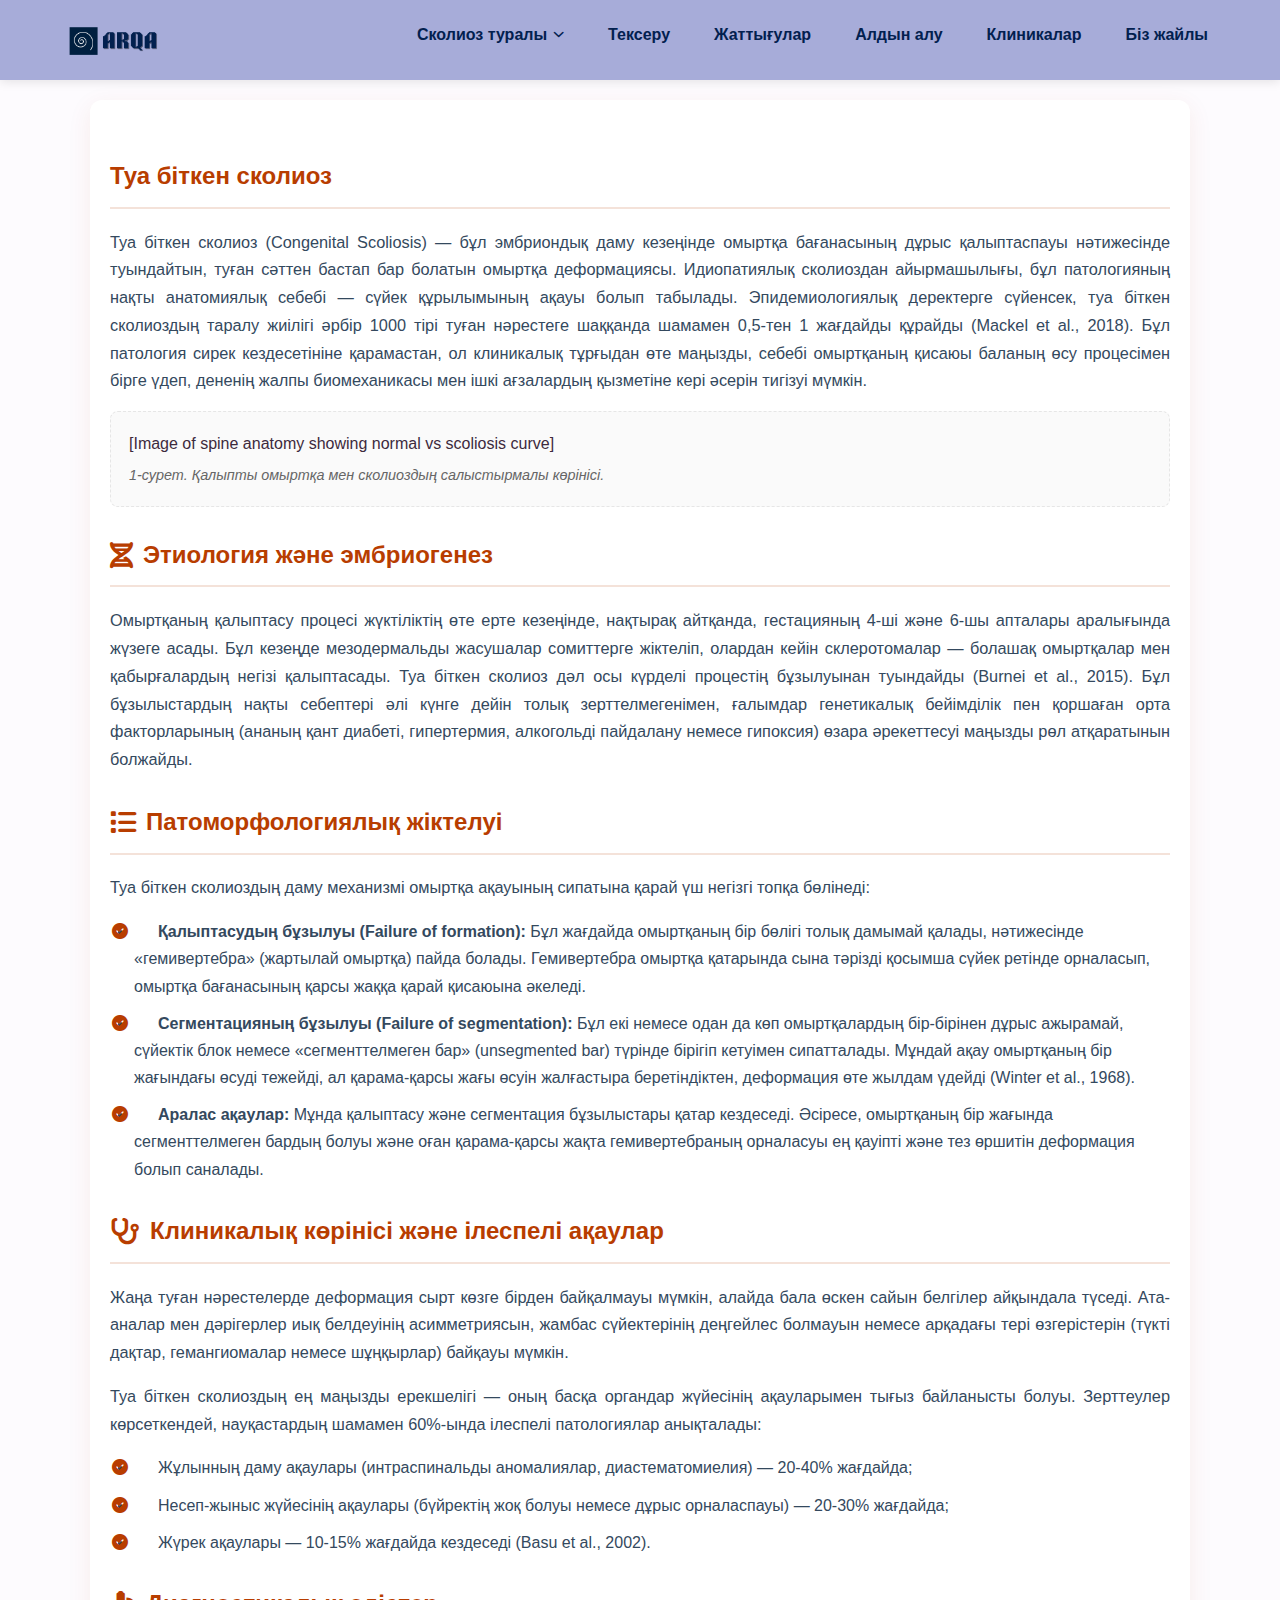
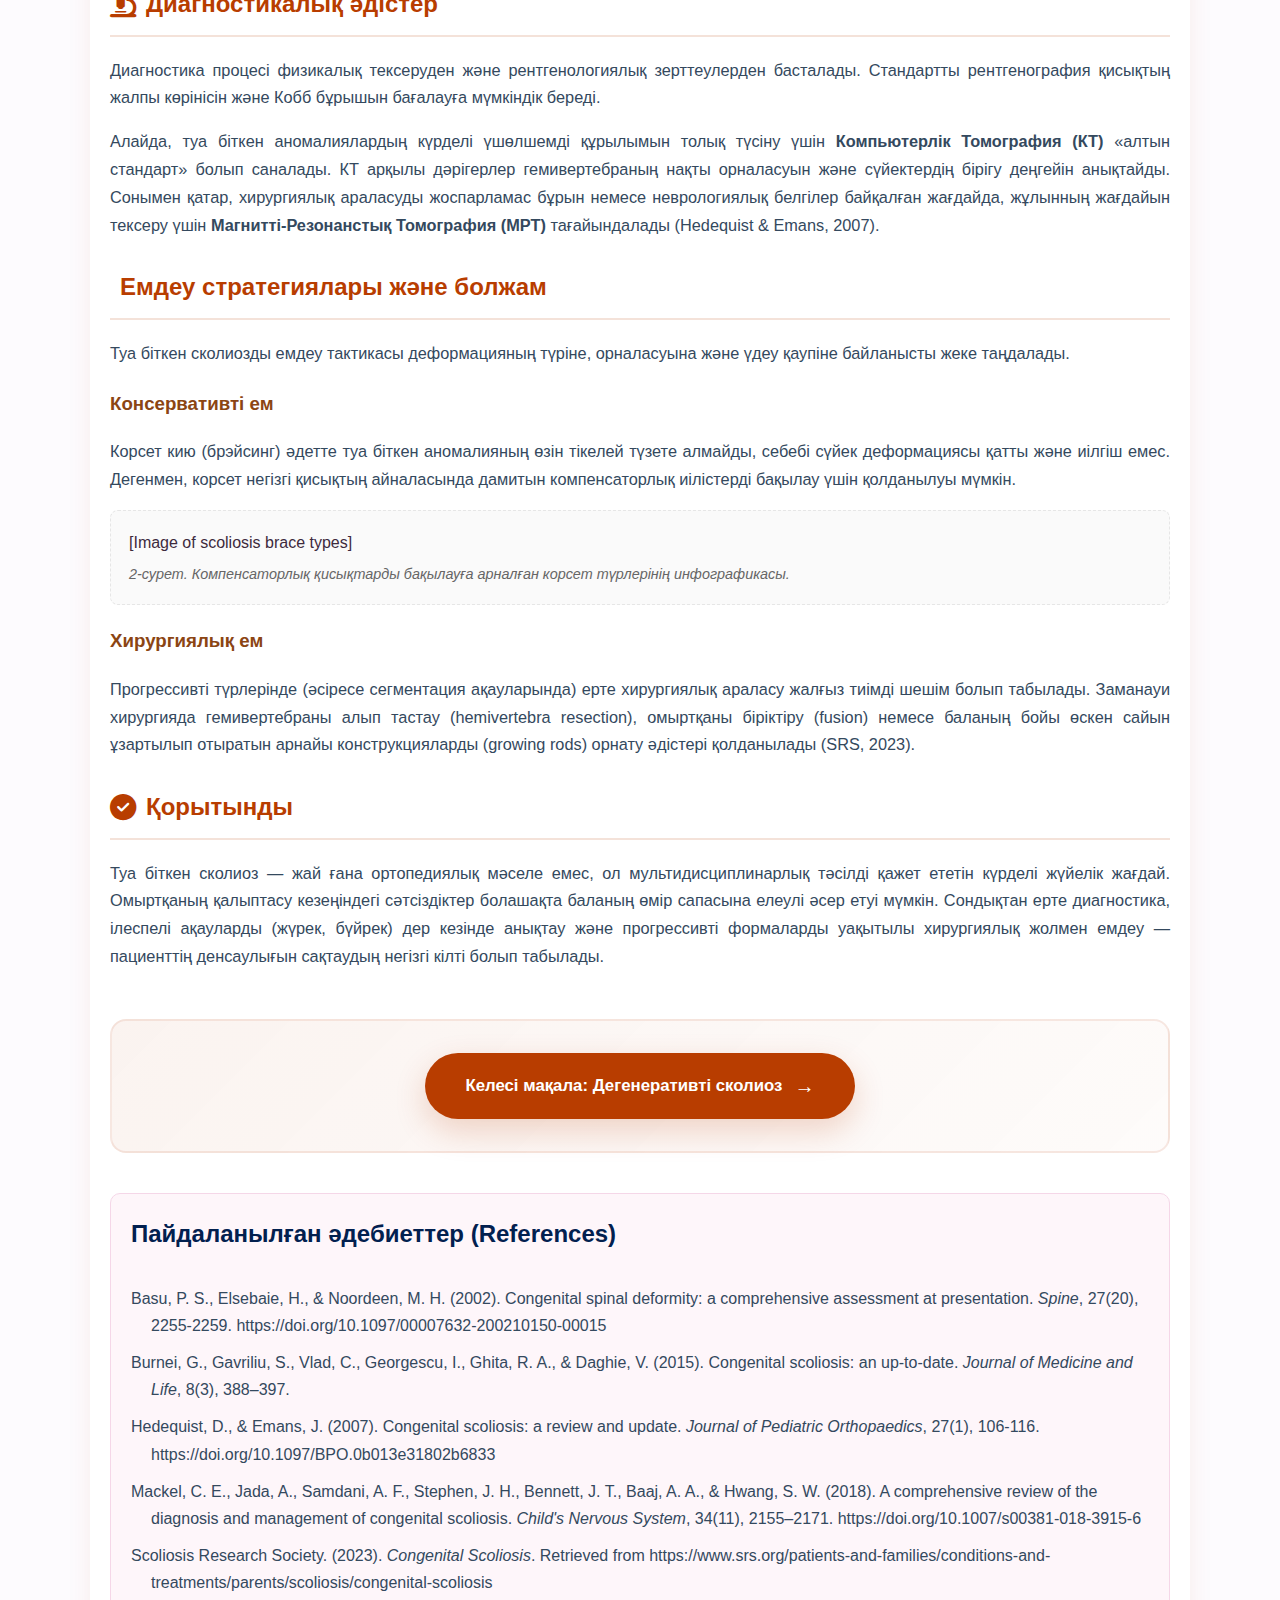
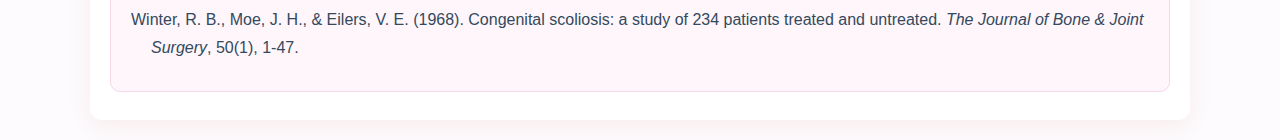
<file: congenital.html>
<!DOCTYPE html>
<html lang="kk">
<head>
    <meta charset="UTF-8">
    <meta name="viewport" content="width=device-width, initial-scale=1.0">
    <title>Туа біткен сколиоз: Ғылыми шолу</title>
    <link rel="stylesheet" href="https://cdnjs.cloudflare.com/ajax/libs/font-awesome/6.5.1/css/all.min.css"/>
    <style>
        :root{
            --brand:#02204f;
            --muted:#34495e;
            --accent:#B83D00;
            --soft:#fef6fa;
            --header-bg:#a7acd9;
            --card-bg:#ffffff;
            --radius:12px;
        }

        *{box-sizing:border-box}
        body{font-family: 'Segoe UI', Tahoma, Geneva, Verdana, sans-serif;margin:0;background:#fdfbfe;color:#3d2a3d;line-height:1.7}

        /* Navbar - match pp25 home exactly */
        header{background:var(--header-bg);box-shadow:0 2px 10px rgba(0,0,0,0.1);position:relative;z-index:1000}
        .site-nav{max-width:1200px;margin:0 auto;display:flex;align-items:center;justify-content:space-between;padding:10px 20px;height:80px}
        .brand{display:flex;align-items:center}
        .nav-logo-img{max-height:60px;width:auto;display:block}
        .nav-panel{display:flex;gap:20px;align-items:center;margin:0;padding:0;list-style:none}
        .nav-panel > li > a{display:flex;align-items:center;gap:6px;padding:8px 12px;color:var(--brand);font-weight:700;transition:color 0.3s;text-decoration:none}
        .nav-panel > li > a:hover{color:#ffffff}

        /* Dropdowns */
        .has-sub{position:relative}
        .submenu{position:absolute;left:0;top:100%;width:240px;background:#ffffff;border-radius:8px;padding:10px 0;box-shadow:0 10px 30px rgba(0,0,0,0.15);opacity:0;visibility:hidden;transform:translateY(10px);transition:all 0.3s ease;z-index:120}
        .has-sub:hover .submenu,.has-sub:focus-within .submenu{opacity:1;visibility:visible;transform:translateY(0)}
        .submenu li{list-style:none}
        .submenu a{display:block;padding:10px 20px;color:var(--brand);font-weight:500;font-size:0.95rem;text-decoration:none}
        .submenu a:hover{background-color:#f0f4f8;color:#B83D00}
        .has-sub-right{position:relative}
        .submenu-right{position:absolute;left:100%;top:0;width:200px;background:#ffffff;border-radius:8px;padding:10px 0;box-shadow:0 10px 30px rgba(0,0,0,0.15);opacity:0;visibility:hidden;transition:all 0.3s ease;z-index:120}
        .has-sub-right:hover .submenu-right,.has-sub-right:focus-within .submenu-right{opacity:1;visibility:visible}

        /* Page content - warm orange/brown theme */
        .container{max-width:1100px;margin:20px auto;padding:28px 20px;background:var(--card-bg);box-shadow:0 6px 24px rgba(184,61,0,0.08);border-radius:12px}
        h1{color:var(--brand);font-size:2.2rem;margin:6px 0 14px}
        h2{color:var(--accent);border-bottom:2px solid rgba(184,61,0,0.15);padding-bottom:10px;margin-top:28px;display:flex;align-items:center;gap:10px}
        h2 i{color:var(--accent);font-size:1.1em}
        h3{color:#8B4513;margin-top:20px;font-weight:600}
        p{margin-bottom:16px;color:var(--muted);text-align:justify;font-size:1.02em}

        ul{margin-bottom:18px;padding-left:24px}
        ul li{margin-bottom:10px;color:var(--muted)}
        ul li::before{content:"\f058";font-family:"Font Awesome 6 Free";font-weight:900;margin-right:8px;color:var(--accent);position:relative;left:-22px}
        .nav-panel li::before{content:none}

        .highlight-box{background:var(--soft);border-left:5px solid var(--accent);padding:16px;margin:20px 0;border-radius:8px;color:var(--muted)}

        .references{background:#FEF6FA;border:1px solid #f5d7e8;padding:20px;border-radius:10px;margin-top:32px}
        .references h2{margin-top:0;border-bottom:none;color:var(--brand)}
        .ref-item{margin-bottom:10px;padding-left:20px;text-indent:-20px;color:var(--muted)}

        .image-placeholder{background:#fafafa;border:1px dashed #e6e6e6;padding:18px;border-radius:8px}
        .image-caption{font-size:0.9em;color:#666;margin-top:6px;font-style:italic}

        .nav-container{text-align:center;margin-top:34px}
        .btn{display:inline-block;background:var(--accent);color:#fff;padding:12px 30px;border-radius:25px;text-decoration:none;font-weight:700;transition:all 0.25s}
        .btn:hover{transform:translateY(-3px);box-shadow:0 8px 22px rgba(184,61,0,0.15)}

        .next-article-container{text-align:center;margin-top:48px;margin-bottom:40px;padding:32px 20px;background:linear-gradient(135deg, rgba(184,61,0,0.06) 0%, rgba(184,61,0,0.02) 100%);border-radius:16px;border:2px solid rgba(184,61,0,0.1)}
        .next-button{display:inline-flex;align-items:center;gap:12px;background:var(--accent);color:#fff;padding:16px 40px;border-radius:50px;text-decoration:none;font-weight:700;font-size:1.05em;box-shadow:0 12px 32px rgba(184,61,0,0.2);transition:all 0.3s cubic-bezier(0.34, 1.56, 0.64, 1)}
        .next-button:hover{transform:translateY(-6px);box-shadow:0 20px 50px rgba(184,61,0,0.3);background:#8B2E00}
        .next-button span{font-size:1.2em;transition:transform 0.3s}
        .next-button:hover span{transform:translateX(4px)}

        /* Responsive tweaks */
        @media (max-width:900px){.site-nav{padding:10px}.nav-panel{gap:8px}}
        @media (max-width:640px){.container{padding:16px}.nav-panel{overflow-x:auto}h1{font-size:1.6em}}
    </style>
</head>
<body>

     <header>
    <nav class="site-nav" role="navigation" aria-label="Басты навигация">
        <div class="brand">
          <a href="index.html" class="logo-link">
                <img src="arqa.png" alt="ARQA Logo" class="nav-logo-img" />
            </a>
        </div>

        <ul class="nav-panel">
            <li class="has-sub">
                <a href="info.html">Сколиоз туралы <i class="fa-solid fa-chevron-down" style="font-size: 0.7em;"></i></a>
                <ul class="submenu">
                    <li><a href="info.html">Сколиоз дегеніміз не?</a></li>
                  <li class="has-sub-right">
                        <a href="idiopathic.html" style="display:flex; justify-content:space-between;">
                            Сколиоз түрлері <i class="fa-solid fa-chevron-right" style="font-size: 0.7em;"></i>
                        </a>
                      <ul class="submenu-right">
                            <li><a href="idiopathic.html">Идиопатиялық</a></li>
                            <li><a href="congenital.html">Туа бітім</a></li>
                            <li><a href="degenerative.html">Дегенеративті</a></li>
                            <li><a href="lumbar.html">Бел омыртқалы</a></li>
                            <li><a href="neuromuscular.html">Нейробұлшықет</a></li>
                            <li><a href="syndromic.html">Синдромдық</a></li>
                        </ul>
                    </li>
                    
                    <li><a href="consequences.html">Салдары</a></li>
                    <li><a href="treatment.html">Емдеу жолдары</a></li>
                </ul>
            </li>

            <li><a href="test.html">Тексеру</a></li>
            <li><a href="exercises.html">Жаттығулар</a></li>
            <li><a href="prevention.html">Алдын алу</a></li>
            <li><a href="Helplines.html">Клиникалар</a></li>
            <li><a href="About.html">Біз жайлы</a></li>
        </ul>
    </nav>
</header>

    <div class="container">
<h2>Туа біткен сколиоз</h2>
        <p>Туа біткен сколиоз (Congenital Scoliosis) — бұл эмбриондық даму кезеңінде омыртқа бағанасының дұрыс қалыптаспауы нәтижесінде туындайтын, туған сәттен бастап бар болатын омыртқа деформациясы. Идиопатиялық сколиоздан айырмашылығы, бұл патологияның нақты анатомиялық себебі — сүйек құрылымының ақауы болып табылады. Эпидемиологиялық деректерге сүйенсек, туа біткен сколиоздың таралу жиілігі әрбір 1000 тірі туған нәрестеге шаққанда шамамен 0,5-тен 1 жағдайды құрайды (Mackel et al., 2018). Бұл патология сирек кездесетініне қарамастан, ол клиникалық тұрғыдан өте маңызды, себебі омыртқаның қисаюы баланың өсу процесімен бірге үдеп, дененің жалпы биомеханикасы мен ішкі ағзалардың қызметіне кері әсерін тигізуі мүмкін.</p>

        <div class="image-placeholder">
            

[Image of spine anatomy showing normal vs scoliosis curve]

            <div class="image-caption">1-сурет. Қалыпты омыртқа мен сколиоздың салыстырмалы көрінісі.</div>
        </div>

        <h2><i class="fas fa-dna"></i>Этиология және эмбриогенез</h2>
        <p>Омыртқаның қалыптасу процесі жүктіліктің өте ерте кезеңінде, нақтырақ айтқанда, гестацияның 4-ші және 6-шы апталары аралығында жүзеге асады. Бұл кезеңде мезодермальды жасушалар сомиттерге жіктеліп, олардан кейін склеротомалар — болашақ омыртқалар мен қабырғалардың негізі қалыптасады. Туа біткен сколиоз дәл осы күрделі процестің бұзылуынан туындайды (Burnei et al., 2015). Бұл бұзылыстардың нақты себептері әлі күнге дейін толық зерттелмегенімен, ғалымдар генетикалық бейімділік пен қоршаған орта факторларының (ананың қант диабеті, гипертермия, алкогольді пайдалану немесе гипоксия) өзара әрекеттесуі маңызды рөл атқаратынын болжайды.</p>

        <h2><i class="fas fa-list"></i>Патоморфологиялық жіктелуі</h2>
        <p>Туа біткен сколиоздың даму механизмі омыртқа ақауының сипатына қарай үш негізгі топқа бөлінеді:</p>
        <ul>
            <li><strong>Қалыптасудың бұзылуы (Failure of formation):</strong> Бұл жағдайда омыртқаның бір бөлігі толық дамымай қалады, нәтижесінде «гемивертебра» (жартылай омыртқа) пайда болады. Гемивертебра омыртқа қатарында сына тәрізді қосымша сүйек ретінде орналасып, омыртқа бағанасының қарсы жаққа қарай қисаюына әкеледі.</li>
            <li><strong>Сегментацияның бұзылуы (Failure of segmentation):</strong> Бұл екі немесе одан да көп омыртқалардың бір-бірінен дұрыс ажырамай, сүйектік блок немесе «сегменттелмеген бар» (unsegmented bar) түрінде бірігіп кетуімен сипатталады. Мұндай ақау омыртқаның бір жағындағы өсуді тежейді, ал қарама-қарсы жағы өсуін жалғастыра беретіндіктен, деформация өте жылдам үдейді (Winter et al., 1968).</li>
            <li><strong>Аралас ақаулар:</strong> Мұнда қалыптасу және сегментация бұзылыстары қатар кездеседі. Әсіресе, омыртқаның бір жағында сегменттелмеген бардың болуы және оған қарама-қарсы жақта гемивертебраның орналасуы ең қауіпті және тез өршитін деформация болып саналады.</li>
        </ul>

        <h2><i class="fas fa-stethoscope"></i>Клиникалық көрінісі және ілеспелі ақаулар</h2>
        <p>Жаңа туған нәрестелерде деформация сырт көзге бірден байқалмауы мүмкін, алайда бала өскен сайын белгілер айқындала түседі. Ата-аналар мен дәрігерлер иық белдеуінің асимметриясын, жамбас сүйектерінің деңгейлес болмауын немесе арқадағы тері өзгерістерін (түкті дақтар, гемангиомалар немесе шұңқырлар) байқауы мүмкін.</p>
        <p>Туа біткен сколиоздың ең маңызды ерекшелігі — оның басқа органдар жүйесінің ақауларымен тығыз байланысты болуы. Зерттеулер көрсеткендей, науқастардың шамамен 60%-ында ілеспелі патологиялар анықталады:</p>
        <ul>
            <li>Жұлынның даму ақаулары (интраспинальды аномалиялар, диастематомиелия) — 20-40% жағдайда;</li>
            <li>Несеп-жыныс жүйесінің ақаулары (бүйректің жоқ болуы немесе дұрыс орналаспауы) — 20-30% жағдайда;</li>
            <li>Жүрек ақаулары — 10-15% жағдайда кездеседі (Basu et al., 2002).</li>
        </ul>

        <h2><i class="fas fa-microscope"></i>Диагностикалық әдістер</h2>
        <p>Диагностика процесі физикалық тексеруден және рентгенологиялық зерттеулерден басталады. Стандартты рентгенография қисықтың жалпы көрінісін және Кобб бұрышын бағалауға мүмкіндік береді.</p>
        <p>Алайда, туа біткен аномалиялардың күрделі үшөлшемді құрылымын толық түсіну үшін <strong>Компьютерлік Томография (КТ)</strong> «алтын стандарт» болып саналады. КТ арқылы дәрігерлер гемивертебраның нақты орналасуын және сүйектердің бірігу деңгейін анықтайды. Сонымен қатар, хирургиялық араласуды жоспарламас бұрын немесе неврологиялық белгілер байқалған жағдайда, жұлынның жағдайын тексеру үшін <strong>Магнитті-Резонанстық Томография (МРТ)</strong> тағайындалады (Hedequist & Emans, 2007).</p>

        <h2><i class="fas fa-prescribe"></i>Емдеу стратегиялары және болжам</h2>
        <p>Туа біткен сколиозды емдеу тактикасы деформацияның түріне, орналасуына және үдеу қаупіне байланысты жеке таңдалады.</p>
        
        <h3>Консервативті ем</h3>
        <p>Корсет кию (брэйсинг) әдетте туа біткен аномалияның өзін тікелей түзете алмайды, себебі сүйек деформациясы қатты және иілгіш емес. Дегенмен, корсет негізгі қисықтың айналасында дамитын компенсаторлық иілістерді бақылау үшін қолданылуы мүмкін.</p>
        
        <div class="image-placeholder">
            

[Image of scoliosis brace types]

            <div class="image-caption">2-сурет. Компенсаторлық қисықтарды бақылауға арналған корсет түрлерінің инфографикасы.</div>
        </div>

        <h3>Хирургиялық ем</h3>
        <p>Прогрессивті түрлерінде (әсіресе сегментация ақауларында) ерте хирургиялық араласу жалғыз тиімді шешім болып табылады. Заманауи хирургияда гемивертебраны алып тастау (hemivertebra resection), омыртқаны біріктіру (fusion) немесе баланың бойы өскен сайын ұзартылып отыратын арнайы конструкцияларды (growing rods) орнату әдістері қолданылады (SRS, 2023).</p>

        <h2><i class="fas fa-check-circle"></i>Қорытынды</h2>
        <p>Туа біткен сколиоз — жай ғана ортопедиялық мәселе емес, ол мультидисциплинарлық тәсілді қажет ететін күрделі жүйелік жағдай. Омыртқаның қалыптасу кезеңіндегі сәтсіздіктер болашақта баланың өмір сапасына елеулі әсер етуі мүмкін. Сондықтан ерте диагностика, ілеспелі ақауларды (жүрек, бүйрек) дер кезінде анықтау және прогрессивті формаларды уақытылы хирургиялық жолмен емдеу — пациенттің денсаулығын сақтаудың негізгі кілті болып табылады.</p>

<div class="next-article-container">
            <a href="degenerative.html" class="next-button">
                Келесі мақала: Дегенеративті сколиоз <span>&#8594;</span>
            </a>
        </div>

        <div class="references">
            <h2>Пайдаланылған әдебиеттер (References)</h2>
            <div class="ref-item">Basu, P. S., Elsebaie, H., & Noordeen, M. H. (2002). Congenital spinal deformity: a comprehensive assessment at presentation. <i>Spine</i>, 27(20), 2255-2259. https://doi.org/10.1097/00007632-200210150-00015</div>
            <div class="ref-item">Burnei, G., Gavriliu, S., Vlad, C., Georgescu, I., Ghita, R. A., & Daghie, V. (2015). Congenital scoliosis: an up-to-date. <i>Journal of Medicine and Life</i>, 8(3), 388–397.</div>
            <div class="ref-item">Hedequist, D., & Emans, J. (2007). Congenital scoliosis: a review and update. <i>Journal of Pediatric Orthopaedics</i>, 27(1), 106-116. https://doi.org/10.1097/BPO.0b013e31802b6833</div>
            <div class="ref-item">Mackel, C. E., Jada, A., Samdani, A. F., Stephen, J. H., Bennett, J. T., Baaj, A. A., & Hwang, S. W. (2018). A comprehensive review of the diagnosis and management of congenital scoliosis. <i>Child's Nervous System</i>, 34(11), 2155–2171. https://doi.org/10.1007/s00381-018-3915-6</div>
            <div class="ref-item">Scoliosis Research Society. (2023). <i>Congenital Scoliosis</i>. Retrieved from https://www.srs.org/patients-and-families/conditions-and-treatments/parents/scoliosis/congenital-scoliosis</div>
            <div class="ref-item">Winter, R. B., Moe, J. H., & Eilers, V. E. (1968). Congenital scoliosis: a study of 234 patients treated and untreated. <i>The Journal of Bone & Joint Surgery</i>, 50(1), 1-47.</div>
        </div>

        

    </div>

</body>
</html>
</file>
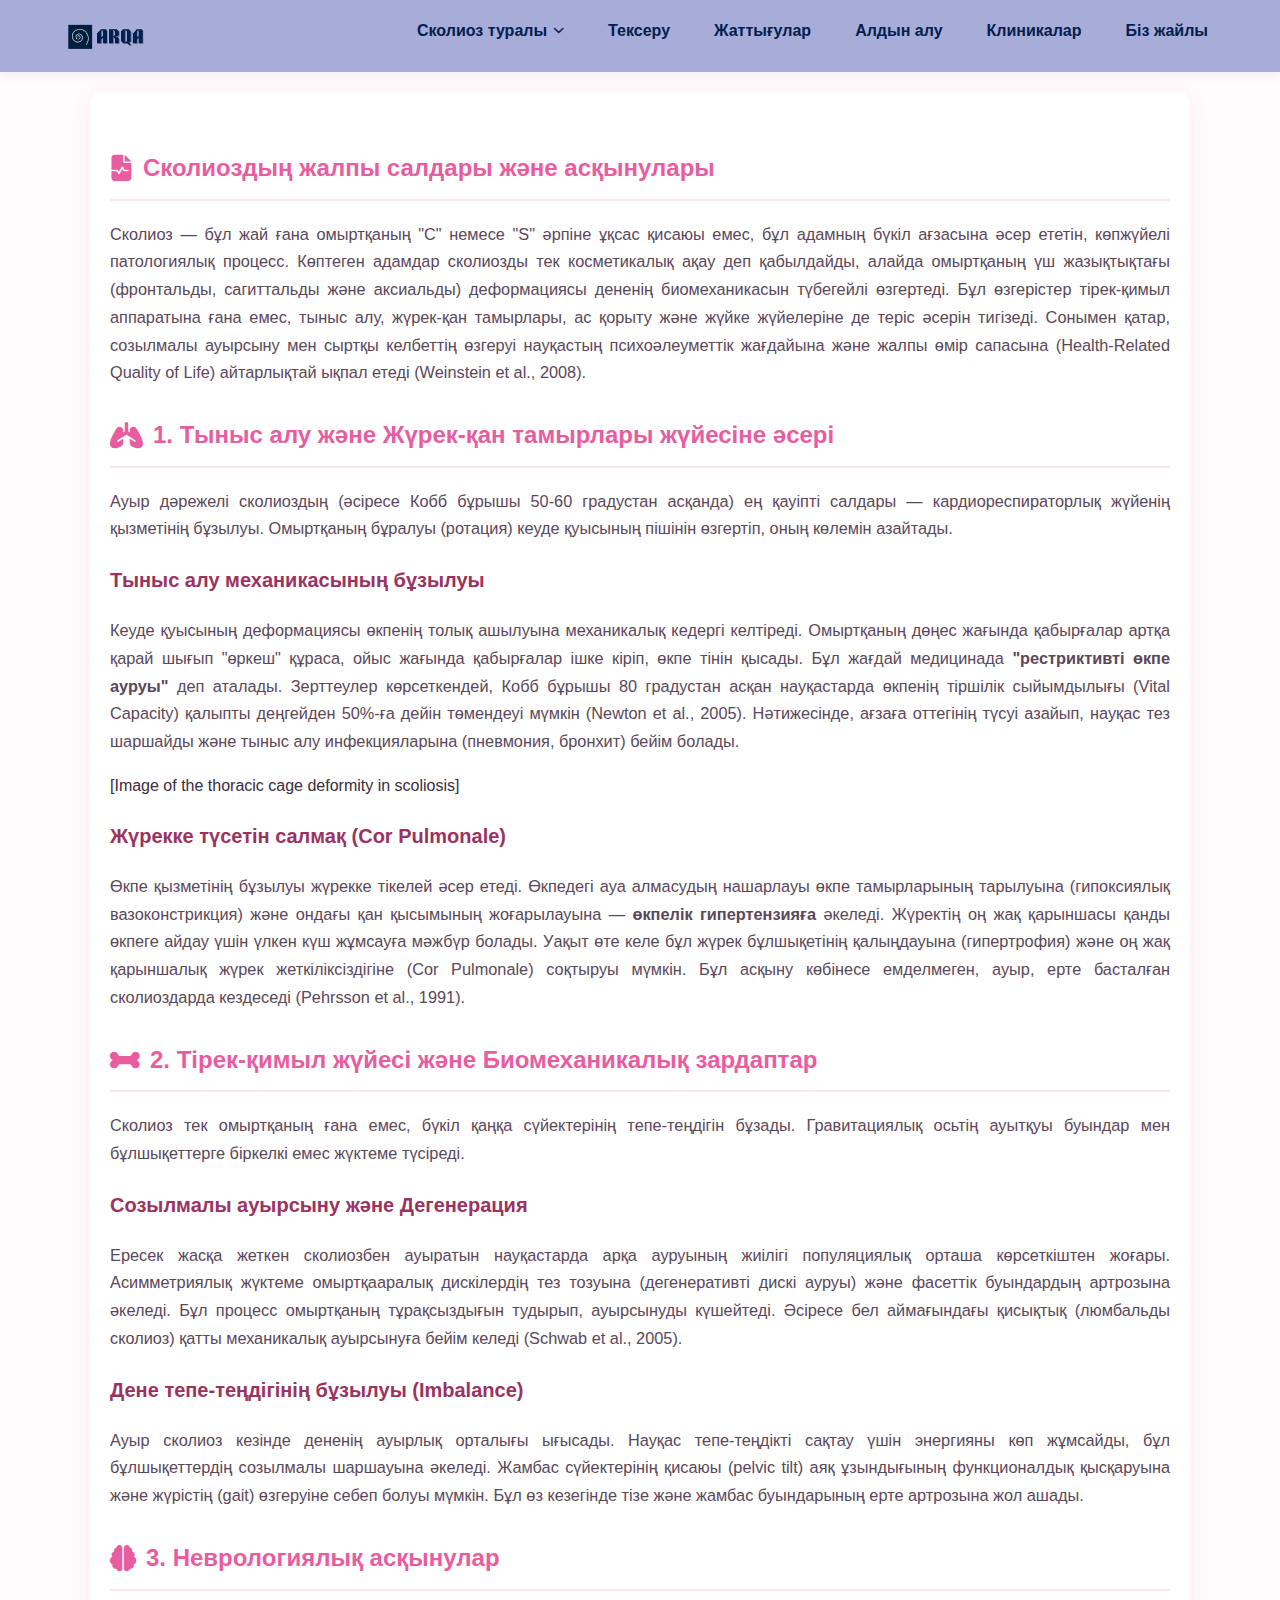
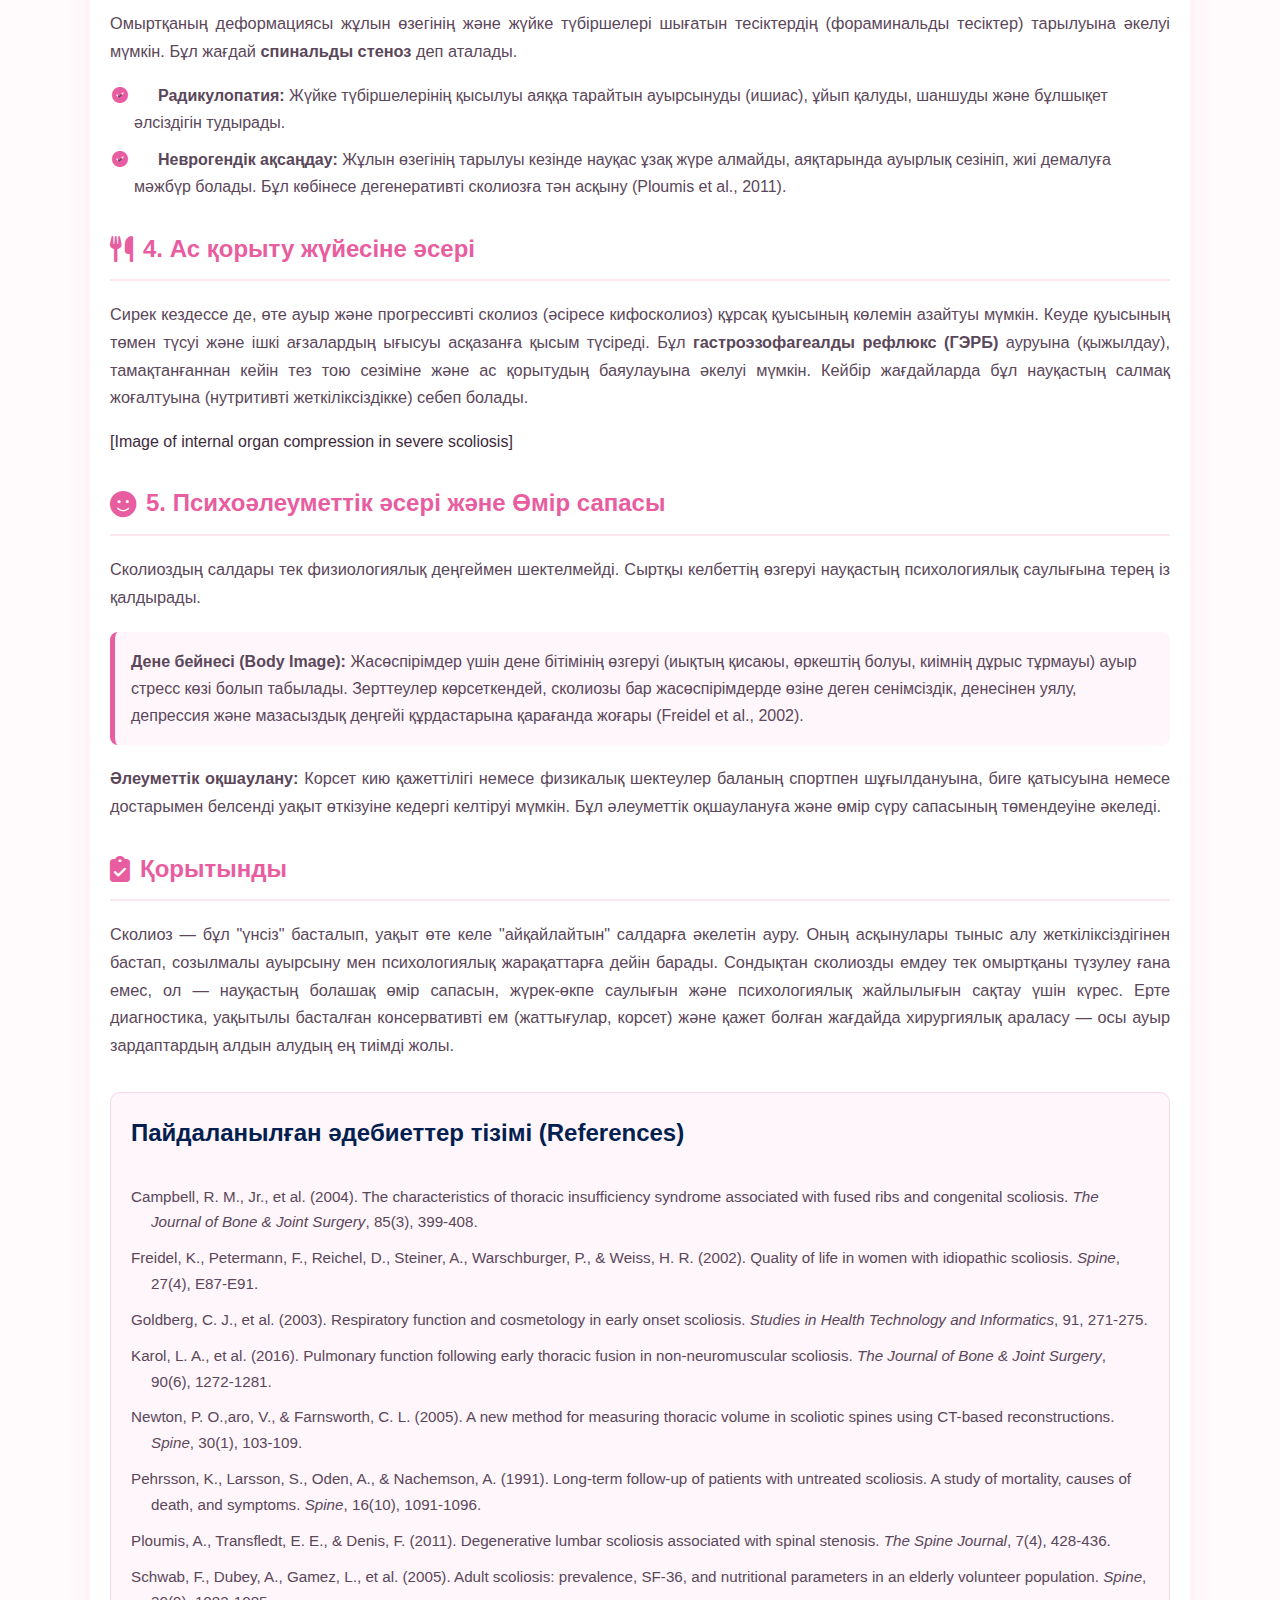
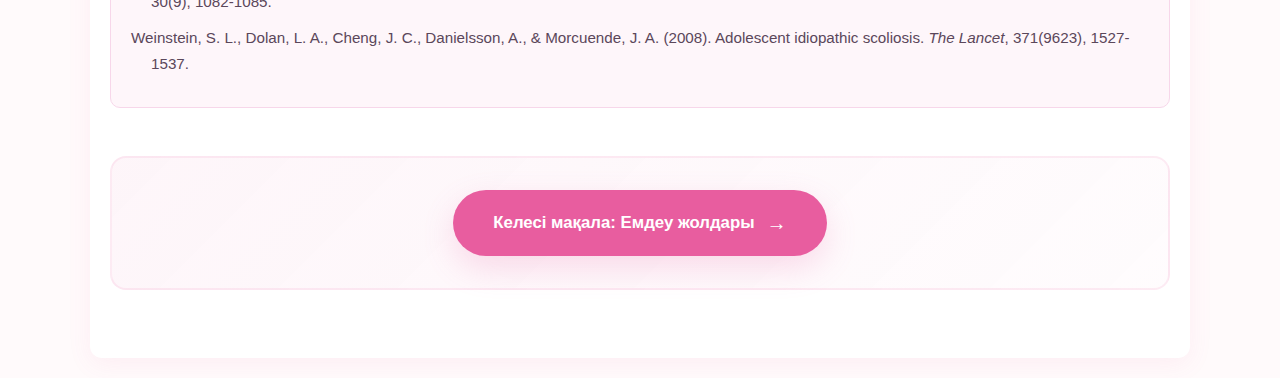
<file: consequences.html>
<!DOCTYPE html>
<html lang="kk">
<head>
    <meta charset="UTF-8">
    <meta name="viewport" content="width=device-width, initial-scale=1.0">
    <title>Сколиоздың жалпы салдары мен асқынулары</title>
    <link rel="stylesheet" href="https://cdnjs.cloudflare.com/ajax/libs/font-awesome/6.5.1/css/all.min.css"/>
    <style>
        :root{
            --brand:#02204f; /* Matches main brand color */
            --muted:#5b475a;
            --accent:#E85D9F; /* Neuromuscular pink accent */
            --soft:#fef6fa;   /* Soft pink background for boxes */
            --header-bg:#a7acd9; /* Keep header same as site */
            --card-bg:#ffffff;
            --radius:12px;
        }

        *{box-sizing:border-box}
        body{font-family: 'Segoe UI', Tahoma, Geneva, Verdana, sans-serif;margin:0;background:#fffafb;color:#3d2a3d;line-height:1.7}

        /* Header / navbar (kept identical to site pp25 home) */
        header{background:var(--header-bg);box-shadow:0 2px 12px rgba(0,0,0,0.06);position:relative;z-index:1000}
        .site-nav{max-width:1200px;margin:0 auto;display:flex;align-items:center;justify-content:space-between;padding:12px 20px;height:72px}
        .brand{display:flex;align-items:center;gap:12px}
        .nav-logo-img{height:52px;width:auto;display:block}
        .nav-panel{display:flex;gap:20px;align-items:center;margin:0;padding:0;list-style:none}
        .nav-panel > li > a { display:flex; align-items:center; gap:6px; padding:8px 12px; color:var(--brand); font-weight:700; transition: color 0.3s; text-decoration:none }
        .nav-panel > li > a:hover { color:#ffffff }

        /* Dropdowns - smooth opacity/transform like pp25 home */
        .has-sub { position: relative }
        .submenu { position: absolute; left: 0; top: 100%; width: 240px; background: #ffffff; border-radius:8px; padding:10px 0; box-shadow:0 10px 30px rgba(0,0,0,0.15); opacity:0; visibility:hidden; transform:translateY(10px); transition: all 0.3s ease; z-index:120 }
        .has-sub:hover .submenu, .has-sub:focus-within .submenu { opacity:1; visibility:visible; transform:translateY(0) }
        .submenu li { list-style: none }
        .submenu a { display:block; padding:10px 20px; color:var(--brand); font-weight:500; font-size:0.95rem; text-decoration:none }
        .submenu a:hover { background-color:#fff0f7; color:var(--accent) }
        .has-sub-right > .submenu-right{left:100%;top:0}
        .submenu-right{position:absolute;display:none;left:100%;top:0;min-width:200px;background:var(--card-bg);border-radius:8px;padding:8px;box-shadow:0 10px 30px rgba(0,0,0,0.12)}
        .submenu li:focus-within > .submenu-right,.submenu li:hover > .submenu-right{display:block}

        /* Page content styles — neuromuscular look */
        .container{max-width:1100px;margin:20px auto;padding:28px 20px;background:var(--card-bg);box-shadow:0 6px 24px rgba(232,93,159,0.08);border-radius:12px}
        h1{color:var(--brand);font-size:2.2rem;margin:6px 0 14px}
        .subtitle{color:var(--muted);margin-bottom:6px}
        h2{color:var(--accent);border-bottom:2px solid rgba(232,93,159,0.15);padding-bottom:10px;margin-top:28px;display:flex;align-items:center;gap:10px}
        h2 i{color:var(--accent);font-size:1.1em}
        h3{color:#9b3360;margin-top:20px;font-weight:600;font-size:1.25em}
        p{margin-bottom:16px;color:var(--muted);text-align:justify;font-size:1.02em}

        ul{margin-bottom:18px;padding-left:24px}
        ul li{margin-bottom:10px;color:var(--muted)}
        ul li::before{content:"\f058";font-family:"Font Awesome 6 Free";font-weight:900;margin-right:8px;color:var(--accent);position:relative;left:-22px}
        /* Remove list pseudo-icons inside the top navigation */
        .nav-panel li::before{content:none}

        .info-box{background:var(--soft);border-radius:8px;padding:16px;margin:20px 0;border-left:5px solid var(--accent);color:var(--muted)}

        .image-placeholder {
            text-align: center;
            margin: 30px 0;
            padding: 20px;
            background-color: #fff5f9;
            border: 2px dashed rgba(232,93,159,0.18);
            border-radius: 8px;
            color: #9b3360;
            font-style: italic;
        }

        .references{background:#FEF6FA;border:1px solid #f7d7ea;padding:20px;border-radius:10px;margin-top:32px}
        .references h2{margin-top:0;border-bottom:none;color:var(--brand)}
        .ref-item{margin-bottom:10px;padding-left:20px;text-indent:-20px;color:var(--muted); font-size: 0.95em;}

        .nav-container{text-align:center;margin-top:34px}
        .btn{display:inline-block;background:var(--accent);color:#fff;padding:12px 30px;border-radius:25px;text-decoration:none;font-weight:700;transition:all 0.25s}
        .btn:hover{transform:translateY(-3px);box-shadow:0 8px 22px rgba(232,93,159,0.15)}

        .next-article-container{text-align:center;margin-top:48px;margin-bottom:40px;padding:32px 20px;background:linear-gradient(135deg, rgba(232,93,159,0.06) 0%, rgba(232,93,159,0.02) 100%);border-radius:16px;border:2px solid rgba(232,93,159,0.1)}
        .next-button{display:inline-flex;align-items:center;gap:12px;background:var(--accent);color:#fff;padding:16px 40px;border-radius:50px;text-decoration:none;font-weight:700;font-size:1.05em;box-shadow:0 12px 32px rgba(232,93,159,0.2);transition:all 0.3s cubic-bezier(0.34, 1.56, 0.64, 1)}
        .next-button:hover{transform:translateY(-6px);box-shadow:0 20px 50px rgba(232,93,159,0.3);background:#C43A7A}
        .next-button span{font-size:1.2em;transition:transform 0.3s}
        .next-button:hover span{transform:translateX(4px)}

        /* Responsive tweaks */
        @media (max-width:900px){.site-nav{padding:10px}.nav-panel{gap:8px}}
        @media (max-width:640px){.container{padding:16px}.nav-panel{overflow-x:auto}h1{font-size:1.6em}}
    </style>
</head>
<body>

  <header>
    <nav class="site-nav" role="navigation" aria-label="Басты навигация">
        <div class="brand">
          <a href="index.html" class="logo-link">
                <img src="arqa.png" alt="ARQA Logo" class="nav-logo-img" />
            </a>
        </div>

        <ul class="nav-panel">
            <li class="has-sub">
                <a href="info.html">Сколиоз туралы <i class="fa-solid fa-chevron-down" style="font-size: 0.7em;"></i></a>
                <ul class="submenu">
                    <li><a href="info.html">Сколиоз дегеніміз не?</a></li>
                  <li class="has-sub-right">
                        <a href="idiopathic.html" style="display:flex; justify-content:space-between;">
                            Сколиоз түрлері <i class="fa-solid fa-chevron-right" style="font-size: 0.7em;"></i>
                        </a>
                      <ul class="submenu-right">
                            <li><a href="idiopathic.html">Идиопатиялық</a></li>
                            <li><a href="congenital.html">Туа бітім</a></li>
                            <li><a href="degenerative.html">Дегенеративті</a></li>
                            <li><a href="lumbar.html">Бел омыртқалы</a></li>
                            <li><a href="neuromuscular.html">Нейробұлшықет</a></li>
                            <li><a href="syndromic.html">Синдромдық</a></li>
                        </ul>
                    </li>
                    
                    <li><a href="consequences.html">Салдары</a></li>
                    <li><a href="treatment.html">Емдеу жолдары</a></li>
                </ul>
            </li>

            <li><a href="test.html">Тексеру</a></li>
            <li><a href="exercises.html">Жаттығулар</a></li>
            <li><a href="prevention.html">Алдын алу</a></li>
            <li><a href="Helplines.html">Клиникалар</a></li>
            <li><a href="About.html">Біз жайлы</a></li>
        </ul>
    </nav>
</header>

    <div class="container">

        <h2><i class="fas fa-file-medical-alt"></i>Сколиоздың жалпы салдары және асқынулары</h2>
    
        <p>Сколиоз — бұл жай ғана омыртқаның "C" немесе "S" әрпіне ұқсас қисаюы емес, бұл адамның бүкіл ағзасына әсер ететін, көпжүйелі патологиялық процесс. Көптеген адамдар сколиозды тек косметикалық ақау деп қабылдайды, алайда омыртқаның үш жазықтықтағы (фронтальды, сагиттальды және аксиальды) деформациясы дененің биомеханикасын түбегейлі өзгертеді. Бұл өзгерістер тірек-қимыл аппаратына ғана емес, тыныс алу, жүрек-қан тамырлары, ас қорыту және жүйке жүйелеріне де теріс әсерін тигізеді. Сонымен қатар, созылмалы ауырсыну мен сыртқы келбеттің өзгеруі науқастың психоәлеуметтік жағдайына және жалпы өмір сапасына (Health-Related Quality of Life) айтарлықтай ықпал етеді (Weinstein et al., 2008).</p>

        <h2><i class="fas fa-lungs"></i> 1. Тыныс алу және Жүрек-қан тамырлары жүйесіне әсері</h2>
        <p>Ауыр дәрежелі сколиоздың (әсіресе Кобб бұрышы 50-60 градустан асқанда) ең қауіпті салдары — кардиореспираторлық жүйенің қызметінің бұзылуы. Омыртқаның бұралуы (ротация) кеуде қуысының пішінін өзгертіп, оның көлемін азайтады.</p>

        <h3>Тыныс алу механикасының бұзылуы</h3>
        <p>Кеуде қуысының деформациясы өкпенің толық ашылуына механикалық кедергі келтіреді. Омыртқаның дөңес жағында қабырғалар артқа қарай шығып "өркеш" құраса, ойыс жағында қабырғалар ішке кіріп, өкпе тінін қысады. Бұл жағдай медицинада <strong>"рестриктивті өкпе ауруы"</strong> деп аталады. Зерттеулер көрсеткендей, Кобб бұрышы 80 градустан асқан науқастарда өкпенің тіршілік сыйымдылығы (Vital Capacity) қалыпты деңгейден 50%-ға дейін төмендеуі мүмкін (Newton et al., 2005). Нәтижесінде, ағзаға оттегінің түсуі азайып, науқас тез шаршайды және тыныс алу инфекцияларына (пневмония, бронхит) бейім болады.</p>

        [Image of the thoracic cage deformity in scoliosis]

        <h3>Жүрекке түсетін салмақ (Cor Pulmonale)</h3>
        <p>Өкпе қызметінің бұзылуы жүрекке тікелей әсер етеді. Өкпедегі ауа алмасудың нашарлауы өкпе тамырларының тарылуына (гипоксиялық вазоконстрикция) және ондағы қан қысымының жоғарылауына — <strong>өкпелік гипертензияға</strong> әкеледі. Жүректің оң жақ қарыншасы қанды өкпеге айдау үшін үлкен күш жұмсауға мәжбүр болады. Уақыт өте келе бұл жүрек бұлшықетінің қалыңдауына (гипертрофия) және оң жақ қарыншалық жүрек жеткіліксіздігіне (Cor Pulmonale) соқтыруы мүмкін. Бұл асқыну көбінесе емделмеген, ауыр, ерте басталған сколиоздарда кездеседі (Pehrsson et al., 1991).</p>

        <h2><i class="fas fa-bone"></i> 2. Тірек-қимыл жүйесі және Биомеханикалық зардаптар</h2>
        <p>Сколиоз тек омыртқаның ғана емес, бүкіл қаңқа сүйектерінің тепе-теңдігін бұзады. Гравитациялық осьтің ауытқуы буындар мен бұлшықеттерге біркелкі емес жүктеме түсіреді.</p>

        <h3>Созылмалы ауырсыну және Дегенерация</h3>
        <p>Ересек жасқа жеткен сколиозбен ауыратын науқастарда арқа ауруының жиілігі популяциялық орташа көрсеткіштен жоғары. Асимметриялық жүктеме омыртқааралық дискілердің тез тозуына (дегенеративті дискі ауруы) және фасеттік буындардың артрозына әкеледі. Бұл процесс омыртқаның тұрақсыздығын тудырып, ауырсынуды күшейтеді. Әсіресе бел аймағындағы қисықтық (люмбальды сколиоз) қатты механикалық ауырсынуға бейім келеді (Schwab et al., 2005).</p>

        <h3>Дене тепе-теңдігінің бұзылуы (Imbalance)</h3>
        <p>Ауыр сколиоз кезінде дененің ауырлық орталығы ығысады. Науқас тепе-теңдікті сақтау үшін энергияны көп жұмсайды, бұл бұлшықеттердің созылмалы шаршауына әкеледі. Жамбас сүйектерінің қисаюы (pelvic tilt) аяқ ұзындығының функционалдық қысқаруына және жүрістің (gait) өзгеруіне себеп болуы мүмкін. Бұл өз кезегінде тізе және жамбас буындарының ерте артрозына жол ашады.</p>

        <h2><i class="fas fa-brain"></i> 3. Неврологиялық асқынулар</h2>
        <p>Омыртқаның деформациясы жұлын өзегінің және жүйке түбіршелері шығатын тесіктердің (фораминальды тесіктер) тарылуына әкелуі мүмкін. Бұл жағдай <strong>спинальды стеноз</strong> деп аталады.</p>
        <ul>
            <li><strong>Радикулопатия:</strong> Жүйке түбіршелерінің қысылуы аяққа тарайтын ауырсынуды (ишиас), ұйып қалуды, шаншуды және бұлшықет әлсіздігін тудырады.</li>
            <li><strong>Неврогендік ақсаңдау:</strong> Жұлын өзегінің тарылуы кезінде науқас ұзақ жүре алмайды, аяқтарында ауырлық сезініп, жиі демалуға мәжбүр болады. Бұл көбінесе дегенеративті сколиозға тән асқыну (Ploumis et al., 2011).</li>
        </ul>

        <h2><i class="fas fa-utensils"></i> 4. Ас қорыту жүйесіне әсері</h2>
        <p>Сирек кездессе де, өте ауыр және прогрессивті сколиоз (әсіресе кифосколиоз) құрсақ қуысының көлемін азайтуы мүмкін. Кеуде қуысының төмен түсуі және ішкі ағзалардың ығысуы асқазанға қысым түсіреді. Бұл <strong>гастроэзофагеалды рефлюкс (ГЭРБ)</strong> ауруына (қыжылдау), тамақтанғаннан кейін тез тою сезіміне және ас қорытудың баяулауына әкелуі мүмкін. Кейбір жағдайларда бұл науқастың салмақ жоғалтуына (нутритивті жеткіліксіздікке) себеп болады.</p>

        [Image of internal organ compression in severe scoliosis]

        <h2><i class="fas fa-smile"></i> 5. Психоәлеуметтік әсері және Өмір сапасы</h2>
        <p>Сколиоздың салдары тек физиологиялық деңгеймен шектелмейді. Сыртқы келбеттің өзгеруі науқастың психологиялық саулығына терең із қалдырады.</p>

        <div class="info-box">
            <strong>Дене бейнесі (Body Image):</strong> Жасөспірімдер үшін дене бітімінің өзгеруі (иықтың қисаюы, өркештің болуы, киімнің дұрыс тұрмауы) ауыр стресс көзі болып табылады. Зерттеулер көрсеткендей, сколиозы бар жасөспірімдерде өзіне деген сенімсіздік, денесінен уялу, депрессия және мазасыздық деңгейі құрдастарына қарағанда жоғары (Freidel et al., 2002).
        </div>

        <p><strong>Әлеуметтік оқшаулану:</strong> Корсет кию қажеттілігі немесе физикалық шектеулер баланың спортпен шұғылдануына, биге қатысуына немесе достарымен белсенді уақыт өткізуіне кедергі келтіруі мүмкін. Бұл әлеуметтік оқшаулануға және өмір сүру сапасының төмендеуіне әкеледі.</p>

        <h2><i class="fas fa-clipboard-check"></i> Қорытынды</h2>
        <p>Сколиоз — бұл "үнсіз" басталып, уақыт өте келе "айқайлайтын" салдарға әкелетін ауру. Оның асқынулары тыныс алу жеткіліксіздігінен бастап, созылмалы ауырсыну мен психологиялық жарақаттарға дейін барады. Сондықтан сколиозды емдеу тек омыртқаны түзулеу ғана емес, ол — науқастың болашақ өмір сапасын, жүрек-өкпе саулығын және психологиялық жайлылығын сақтау үшін күрес. Ерте диагностика, уақытылы басталған консервативті ем (жаттығулар, корсет) және қажет болған жағдайда хирургиялық араласу — осы ауыр зардаптардың алдын алудың ең тиімді жолы.</p>

        <div class="references">
            <h2>Пайдаланылған әдебиеттер тізімі (References)</h2>
            <div class="ref-item">Campbell, R. M., Jr., et al. (2004). The characteristics of thoracic insufficiency syndrome associated with fused ribs and congenital scoliosis. <em>The Journal of Bone & Joint Surgery</em>, 85(3), 399-408.</div>
            <div class="ref-item">Freidel, K., Petermann, F., Reichel, D., Steiner, A., Warschburger, P., & Weiss, H. R. (2002). Quality of life in women with idiopathic scoliosis. <em>Spine</em>, 27(4), E87-E91.</div>
            <div class="ref-item">Goldberg, C. J., et al. (2003). Respiratory function and cosmetology in early onset scoliosis. <em>Studies in Health Technology and Informatics</em>, 91, 271-275.</div>
            <div class="ref-item">Karol, L. A., et al. (2016). Pulmonary function following early thoracic fusion in non-neuromuscular scoliosis. <em>The Journal of Bone & Joint Surgery</em>, 90(6), 1272-1281.</div>
            <div class="ref-item">Newton, P. O.,aro, V., & Farnsworth, C. L. (2005). A new method for measuring thoracic volume in scoliotic spines using CT-based reconstructions. <em>Spine</em>, 30(1), 103-109.</div>
            <div class="ref-item">Pehrsson, K., Larsson, S., Oden, A., & Nachemson, A. (1991). Long-term follow-up of patients with untreated scoliosis. A study of mortality, causes of death, and symptoms. <em>Spine</em>, 16(10), 1091-1096.</div>
            <div class="ref-item">Ploumis, A., Transfledt, E. E., & Denis, F. (2011). Degenerative lumbar scoliosis associated with spinal stenosis. <em>The Spine Journal</em>, 7(4), 428-436.</div>
            <div class="ref-item">Schwab, F., Dubey, A., Gamez, L., et al. (2005). Adult scoliosis: prevalence, SF-36, and nutritional parameters in an elderly volunteer population. <em>Spine</em>, 30(9), 1082-1085.</div>
            <div class="ref-item">Weinstein, S. L., Dolan, L. A., Cheng, J. C., Danielsson, A., & Morcuende, J. A. (2008). Adolescent idiopathic scoliosis. <em>The Lancet</em>, 371(9623), 1527-1537.</div>
        </div>

       <div class="next-article-container">
            <a href="treatment.html" class="next-button">
                Келесі мақала: Емдеу жолдары <span>&#8594;</span>
            </a>
        </div>


    </div>

</body>
</html>
</file>
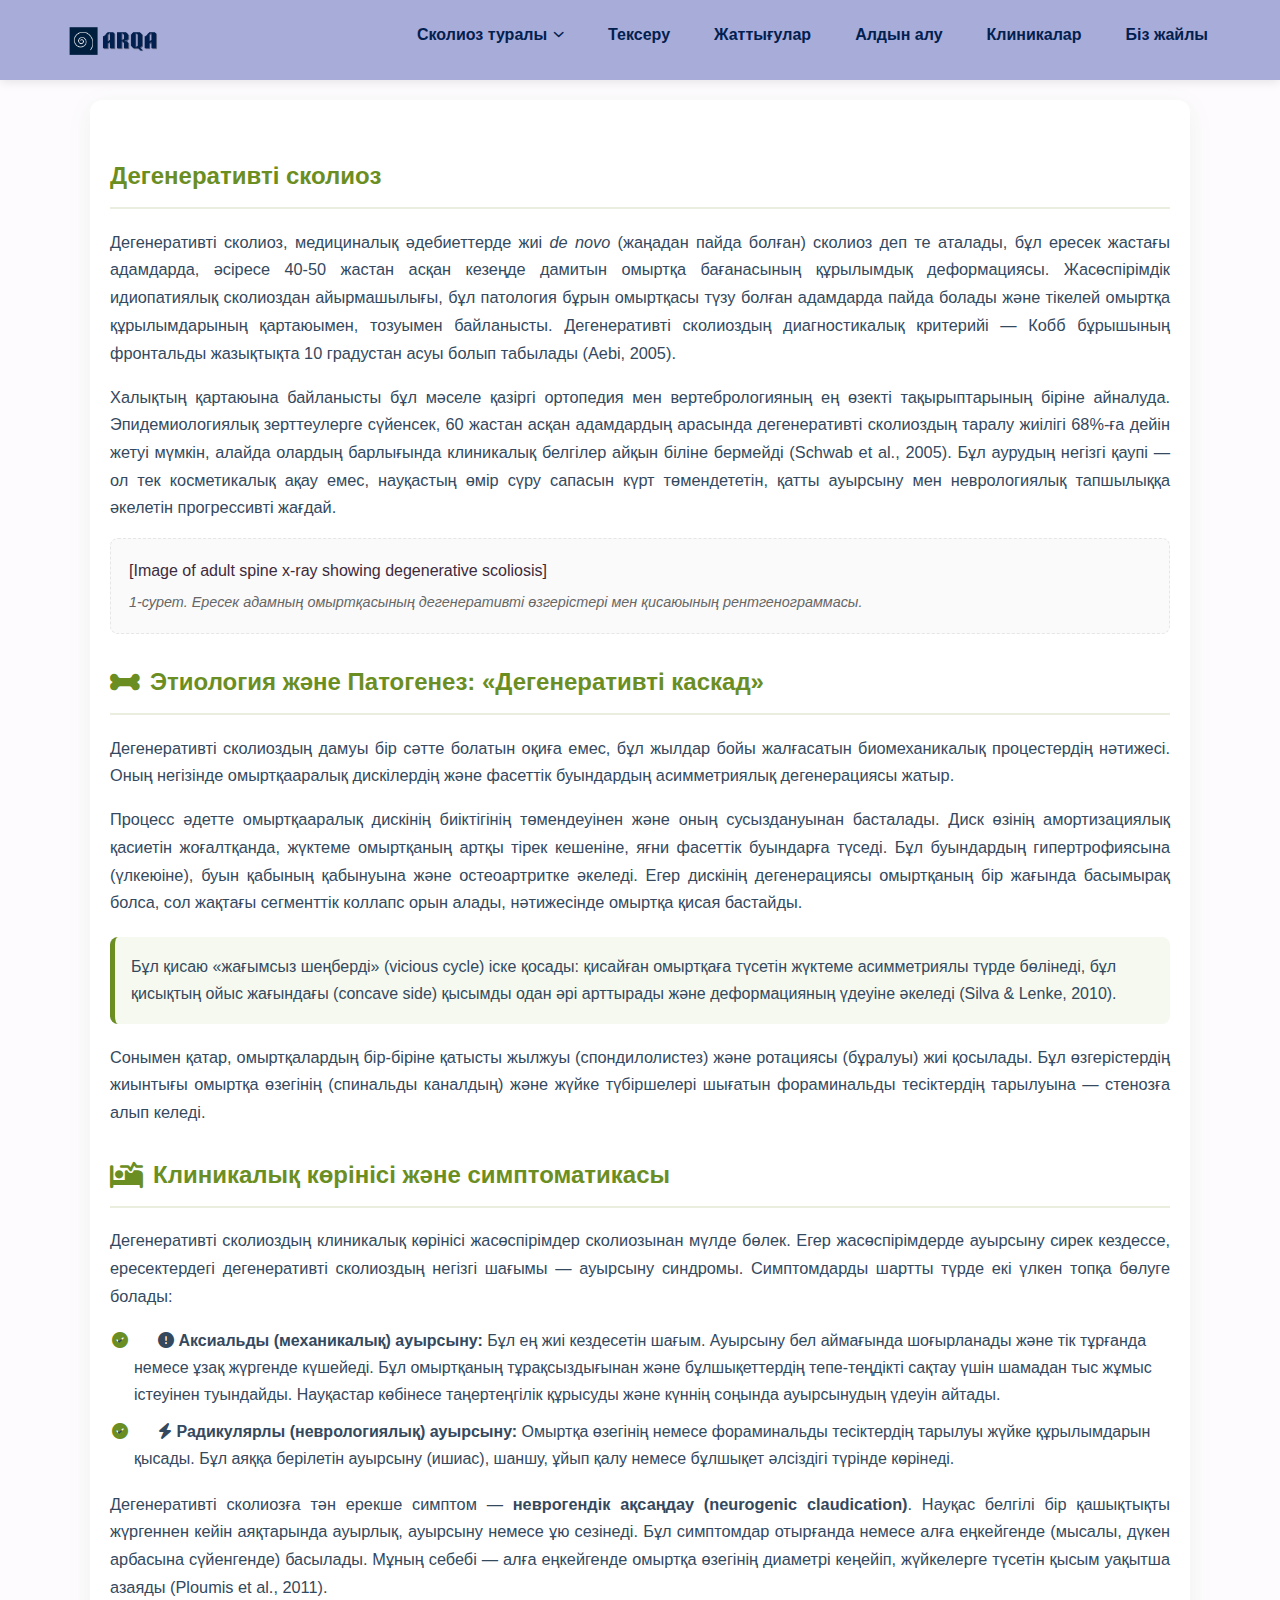
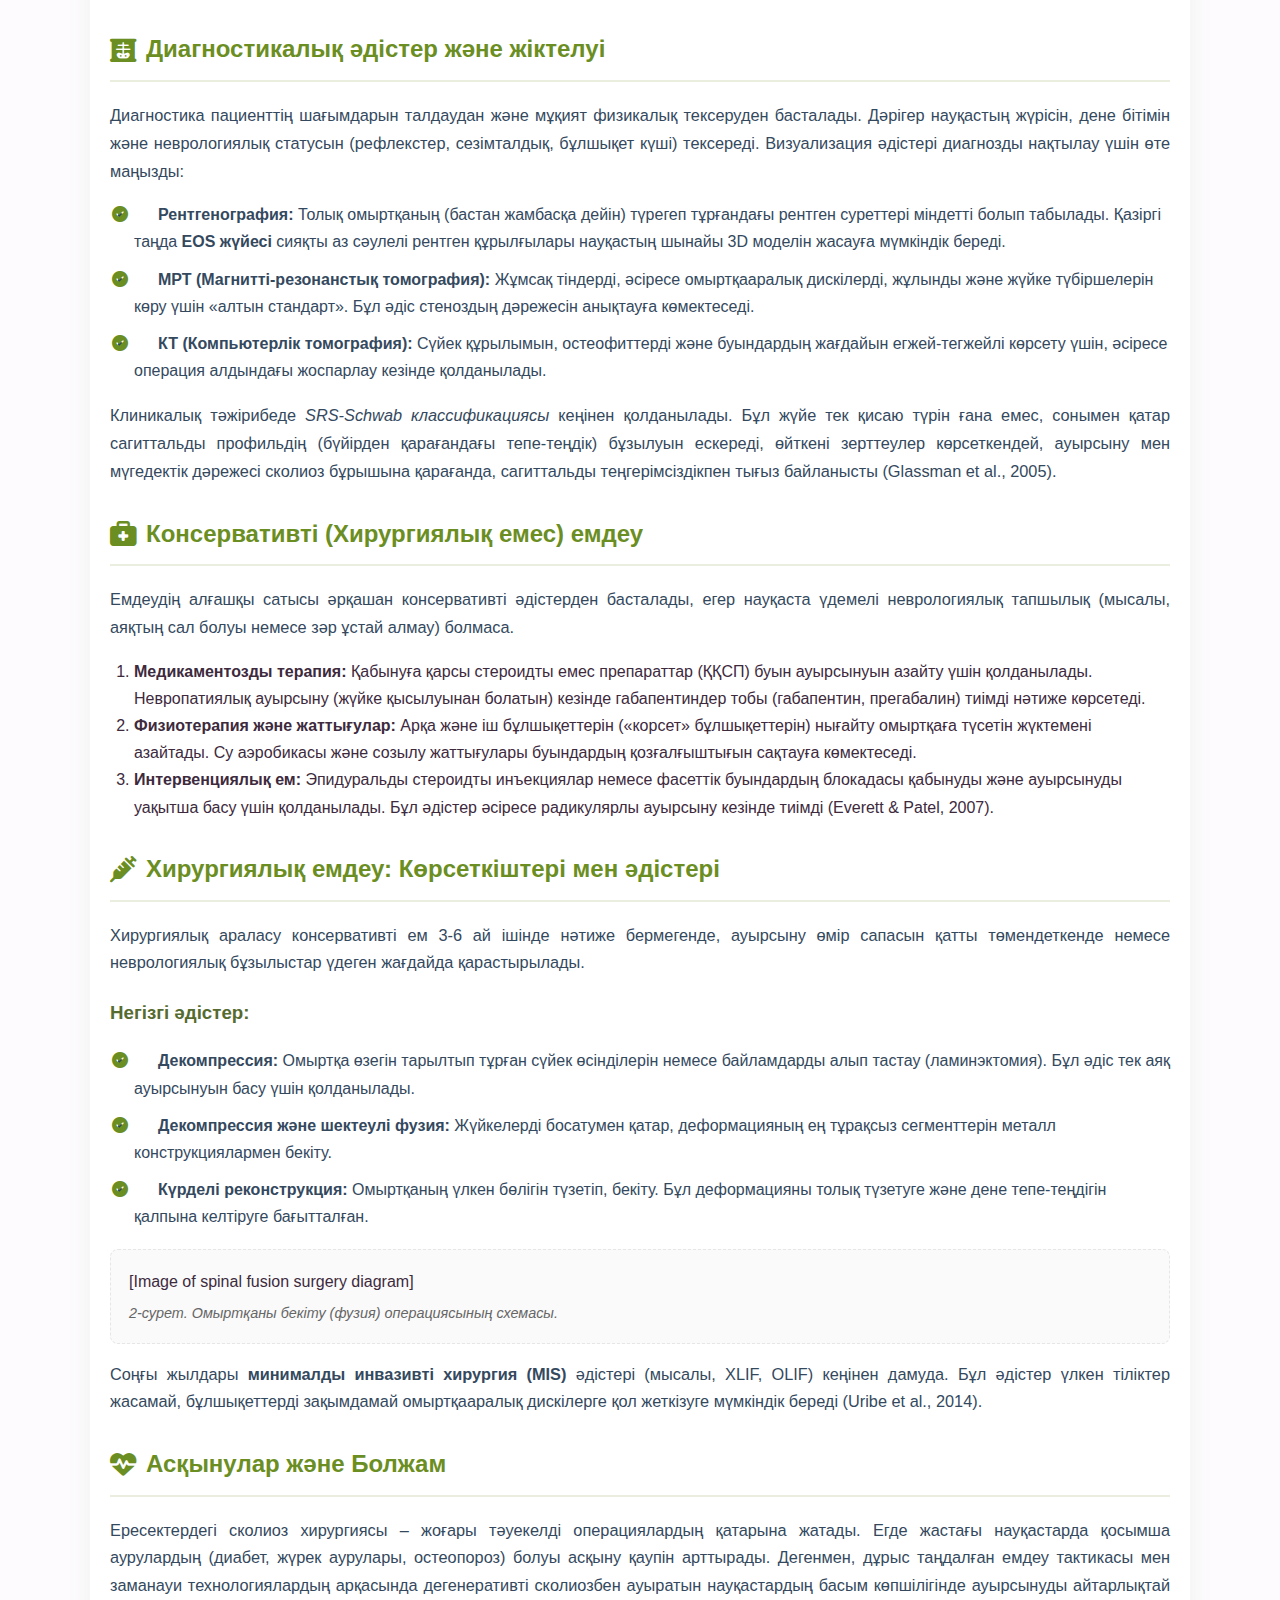
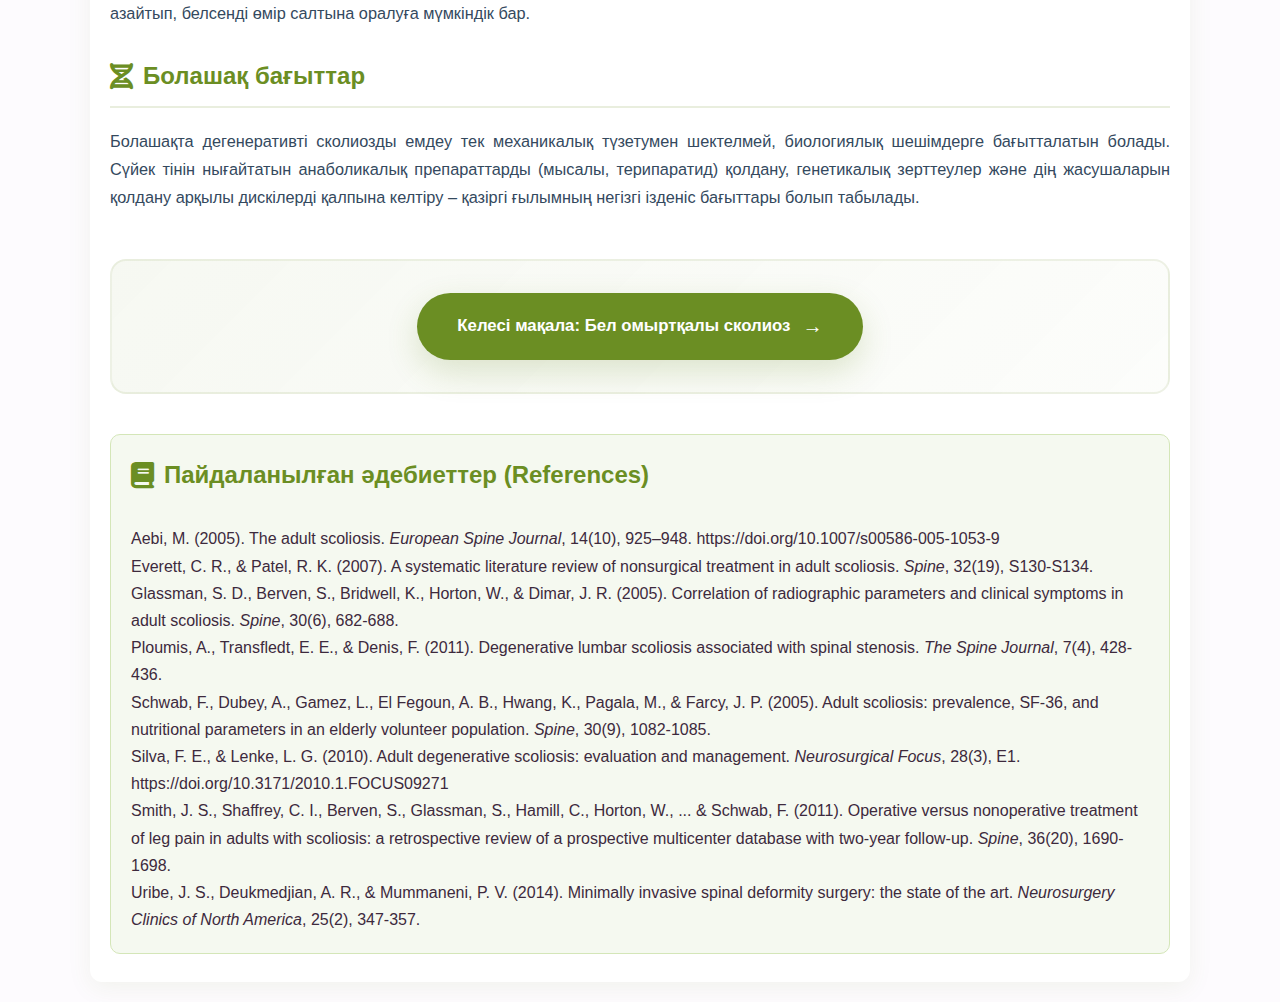
<file: degenerative.html>
<!DOCTYPE html>
<html lang="kk">
<head>
    <meta charset="UTF-8">
    <meta name="viewport" content="width=device-width, initial-scale=1.0">
    <title>Дегенеративті сколиоз: Ғылыми шолу</title>
    <link rel="stylesheet" href="https://cdnjs.cloudflare.com/ajax/libs/font-awesome/6.5.1/css/all.min.css"/>
    <style>
        :root{
            --brand:#02204f;
            --muted:#34495e;
            --accent:#6B8E23;
            --soft:#f5f9f0;
            --header-bg:#a7acd9;
            --card-bg:#ffffff;
            --radius:12px;
        }

        *{box-sizing:border-box}
        body{font-family: 'Segoe UI', Tahoma, Geneva, Verdana, sans-serif;margin:0;background:#fdfbfe;color:#3d2a3d;line-height:1.7}

        /* Navbar - match pp25 home exactly */
        header{background:var(--header-bg);box-shadow:0 2px 10px rgba(0,0,0,0.1);position:relative;z-index:1000}
        .site-nav{max-width:1200px;margin:0 auto;display:flex;align-items:center;justify-content:space-between;padding:10px 20px;height:80px}
        .brand{display:flex;align-items:center}
        .nav-logo-img{max-height:60px;width:auto;display:block}
        .nav-panel{display:flex;gap:20px;align-items:center;margin:0;padding:0;list-style:none}
        .nav-panel > li > a{display:flex;align-items:center;gap:6px;padding:8px 12px;color:var(--brand);font-weight:700;transition:color 0.3s;text-decoration:none}
        .nav-panel > li > a:hover{color:#ffffff}

        /* Dropdowns */
        .has-sub{position:relative}
        .submenu{position:absolute;left:0;top:100%;width:240px;background:#ffffff;border-radius:8px;padding:10px 0;box-shadow:0 10px 30px rgba(0,0,0,0.15);opacity:0;visibility:hidden;transform:translateY(10px);transition:all 0.3s ease;z-index:120}
        .has-sub:hover .submenu,.has-sub:focus-within .submenu{opacity:1;visibility:visible;transform:translateY(0)}
        .submenu li{list-style:none}
        .submenu a{display:block;padding:10px 20px;color:var(--brand);font-weight:500;font-size:0.95rem;text-decoration:none}
        .submenu a:hover{background-color:#f0f4f8;color:var(--accent)}
        .has-sub-right{position:relative}
        .submenu-right{position:absolute;left:100%;top:0;width:200px;background:#ffffff;border-radius:8px;padding:10px 0;box-shadow:0 10px 30px rgba(0,0,0,0.15);opacity:0;visibility:hidden;transition:all 0.3s ease;z-index:120}
        .has-sub-right:hover .submenu-right,.has-sub-right:focus-within .submenu-right{opacity:1;visibility:visible}

        /* Page content - olive theme */
        .container{max-width:1100px;margin:20px auto;padding:28px 20px;background:var(--card-bg);box-shadow:0 6px 24px rgba(107,142,35,0.08);border-radius:12px}
        h1{color:var(--brand);font-size:2.2rem;margin:6px 0 14px}
        h2{color:var(--accent);border-bottom:2px solid rgba(107,142,35,0.15);padding-bottom:10px;margin-top:28px;display:flex;align-items:center;gap:10px}
        h2 i{color:var(--accent);font-size:1.1em}
        h3{color:#556B2F;margin-top:20px;font-weight:600}
        p{margin-bottom:16px;color:var(--muted);text-align:justify;font-size:1.02em}

        ul,ol{margin-bottom:18px;padding-left:24px}
        ul li{margin-bottom:10px;color:var(--muted)}
        ul li::before{content:"\f058";font-family:"Font Awesome 6 Free";font-weight:900;margin-right:8px;color:var(--accent);position:relative;left:-22px}
        .nav-panel li::before{content:none}

        .highlight-box{background:var(--soft);border-left:5px solid var(--accent);padding:16px;margin:20px 0;border-radius:8px;color:var(--muted)}

        .references{background:#f5f9f0;border:1px solid #d4e6b8;padding:20px;border-radius:10px;margin-top:32px}
        .references h2{margin-top:0;border-bottom:none}

        .image-placeholder{background:#fafafa;border:1px dashed #e6e6e6;padding:18px;border-radius:8px}
        .image-caption{font-size:0.9em;color:#666;margin-top:6px;font-style:italic}

        .nav-container{text-align:center;margin-top:34px}
        .btn{display:inline-block;background:var(--accent);color:#fff;padding:12px 30px;border-radius:25px;text-decoration:none;font-weight:700;transition:all 0.25s}
        .btn:hover{transform:translateY(-3px);box-shadow:0 8px 22px rgba(107,142,35,0.15)}

        .next-article-container{text-align:center;margin-top:48px;margin-bottom:40px;padding:32px 20px;background:linear-gradient(135deg, rgba(107,142,35,0.06) 0%, rgba(107,142,35,0.02) 100%);border-radius:16px;border:2px solid rgba(107,142,35,0.1)}
        .next-button{display:inline-flex;align-items:center;gap:12px;background:var(--accent);color:#fff;padding:16px 40px;border-radius:50px;text-decoration:none;font-weight:700;font-size:1.05em;box-shadow:0 12px 32px rgba(107,142,35,0.2);transition:all 0.3s cubic-bezier(0.34, 1.56, 0.64, 1)}
        .next-button:hover{transform:translateY(-6px);box-shadow:0 20px 50px rgba(107,142,35,0.3);background:#556B2F}
        .next-button span{font-size:1.2em;transition:transform 0.3s}
        .next-button:hover span{transform:translateX(4px)}

        /* Responsive tweaks */
        @media (max-width:900px){.site-nav{padding:10px}.nav-panel{gap:8px}}
        @media (max-width:640px){.container{padding:16px}.nav-panel{overflow-x:auto}h1{font-size:1.6em}}
    </style>
</head>
<body>
  <header>
    <nav class="site-nav" role="navigation" aria-label="Басты навигация">
        <div class="brand">
            <a href="index.html" class="logo-link">
                <img src="arqa.png" alt="ARQA Logo" class="nav-logo-img" />
            </a>
        </div>

        <ul class="nav-panel">
            <li class="has-sub">
                <a href="info.html">Сколиоз туралы <i class="fa-solid fa-chevron-down" style="font-size: 0.7em;"></i></a>
                <ul class="submenu">
                    <li><a href="info.html">Сколиоз дегеніміз не?</a></li>
                  <li class="has-sub-right">
                        <a href="idiopathic.html" style="display:flex; justify-content:space-between;">
                            Сколиоз түрлері <i class="fa-solid fa-chevron-right" style="font-size: 0.7em;"></i>
                        </a>
                      <ul class="submenu-right">
                            <li><a href="idiopathic.html">Идиопатиялық</a></li>
                            <li><a href="congenital.html">Туа бітім</a></li>
                            <li><a href="degenerative.html">Дегенеративті</a></li>
                            <li><a href="lumbar.html">Бел омыртқалы</a></li>
                            <li><a href="neuromuscular.html">Нейробұлшықет</a></li>
                            <li><a href="syndromic.html">Синдромдық</a></li>
                        </ul>
                    </li>
                    
                    <li><a href="consequences.html">Салдары</a></li>
                    <li><a href="treatment.html">Емдеу жолдары</a></li>
                </ul>
            </li>

            <li><a href="test.html">Тексеру</a></li>
            <li><a href="exercises.html">Жаттығулар</a></li>
            <li><a href="prevention.html">Алдын алу</a></li>
            <li><a href="Helplines.html">Клиникалар</a></li>
            <li><a href="About.html">Біз жайлы</a></li>
        </ul>
    </nav>
</header>
    <div class="container">
        <h2>Дегенеративті сколиоз</h2>
        <p>Дегенеративті сколиоз, медициналық әдебиеттерде жиі <em>de novo</em> (жаңадан пайда болған) сколиоз деп те аталады, бұл ересек жастағы адамдарда, әсіресе 40-50 жастан асқан кезеңде дамитын омыртқа бағанасының құрылымдық деформациясы. Жасөспірімдік идиопатиялық сколиоздан айырмашылығы, бұл патология бұрын омыртқасы түзу болған адамдарда пайда болады және тікелей омыртқа құрылымдарының қартаюымен, тозуымен байланысты. Дегенеративті сколиоздың диагностикалық критерийі — Кобб бұрышының фронтальды жазықтықта 10 градустан асуы болып табылады (Aebi, 2005).</p>
        
        <p>Халықтың қартаюына байланысты бұл мәселе қазіргі ортопедия мен вертебрологияның ең өзекті тақырыптарының біріне айналуда. Эпидемиологиялық зерттеулерге сүйенсек, 60 жастан асқан адамдардың арасында дегенеративті сколиоздың таралу жиілігі 68%-ға дейін жетуі мүмкін, алайда олардың барлығында клиникалық белгілер айқын біліне бермейді (Schwab et al., 2005). Бұл аурудың негізгі қаупі — ол тек косметикалық ақау емес, науқастың өмір сүру сапасын күрт төмендететін, қатты ауырсыну мен неврологиялық тапшылыққа әкелетін прогрессивті жағдай.</p>

        <div class="image-placeholder">
            [Image of adult spine x-ray showing degenerative scoliosis]
            <div class="image-caption">1-сурет. Ересек адамның омыртқасының дегенеративті өзгерістері мен қисаюының рентгенограммасы.</div>
        </div>

        <h2><i class="fas fa-bone"></i> Этиология және Патогенез: «Дегенеративті каскад»</h2>
        <p>Дегенеративті сколиоздың дамуы бір сәтте болатын оқиға емес, бұл жылдар бойы жалғасатын биомеханикалық процестердің нәтижесі. Оның негізінде омыртқааралық дискілердің және фасеттік буындардың асимметриялық дегенерациясы жатыр.</p>
        
        <p>Процесс әдетте омыртқааралық дискінің биіктігінің төмендеуінен және оның сусыздануынан басталады. Диск өзінің амортизациялық қасиетін жоғалтқанда, жүктеме омыртқаның артқы тірек кешеніне, яғни фасеттік буындарға түседі. Бұл буындардың гипертрофиясына (үлкеюіне), буын қабының қабынуына және остеоартритке әкеледі. Егер дискінің дегенерациясы омыртқаның бір жағында басымырақ болса, сол жақтағы сегменттік коллапс орын алады, нәтижесінде омыртқа қисая бастайды.</p>

        <div class="highlight-box">
            Бұл қисаю «жағымсыз шеңберді» (vicious cycle) іске қосады: қисайған омыртқаға түсетін жүктеме асимметриялы түрде бөлінеді, бұл қисықтың ойыс жағындағы (concave side) қысымды одан әрі арттырады және деформацияның үдеуіне әкеледі (Silva & Lenke, 2010).
        </div>

        <p>Сонымен қатар, омыртқалардың бір-біріне қатысты жылжуы (спондилолистез) және ротациясы (бұралуы) жиі қосылады. Бұл өзгерістердің жиынтығы омыртқа өзегінің (спинальды каналдың) және жүйке түбіршелері шығатын фораминальды тесіктердің тарылуына — стенозға алып келеді.</p>

        <h2><i class="fas fa-procedures"></i> Клиникалық көрінісі және симптоматикасы</h2>
        <p>Дегенеративті сколиоздың клиникалық көрінісі жасөспірімдер сколиозынан мүлде бөлек. Егер жасөспірімдерде ауырсыну сирек кездессе, ересектердегі дегенеративті сколиоздың негізгі шағымы — ауырсыну синдромы. Симптомдарды шартты түрде екі үлкен топқа бөлуге болады:</p>

        <ul>
            <li><strong><i class="fas fa-exclamation-circle"></i> Аксиальды (механикалық) ауырсыну:</strong> Бұл ең жиі кездесетін шағым. Ауырсыну бел аймағында шоғырланады және тік тұрғанда немесе ұзақ жүргенде күшейеді. Бұл омыртқаның тұрақсыздығынан және бұлшықеттердің тепе-теңдікті сақтау үшін шамадан тыс жұмыс істеуінен туындайды. Науқастар көбінесе таңертеңгілік құрысуды және күннің соңында ауырсынудың үдеуін айтады.</li>
            <li><strong><i class="fas fa-bolt"></i> Радикулярлы (неврологиялық) ауырсыну:</strong> Омыртқа өзегінің немесе фораминальды тесіктердің тарылуы жүйке құрылымдарын қысады. Бұл аяққа берілетін ауырсыну (ишиас), шаншу, ұйып қалу немесе бұлшықет әлсіздігі түрінде көрінеді.</li>
        </ul>

        <p>Дегенеративті сколиозға тән ерекше симптом — <strong>неврогендік ақсаңдау (neurogenic claudication)</strong>. Науқас белгілі бір қашықтықты жүргеннен кейін аяқтарында ауырлық, ауырсыну немесе ұю сезінеді. Бұл симптомдар отырғанда немесе алға еңкейгенде (мысалы, дүкен арбасына сүйенгенде) басылады. Мұның себебі — алға еңкейгенде омыртқа өзегінің диаметрі кеңейіп, жүйкелерге түсетін қысым уақытша азаяды (Ploumis et al., 2011).</p>

        <h2><i class="fas fa-x-ray"></i> Диагностикалық әдістер және жіктелуі</h2>
        <p>Диагностика пациенттің шағымдарын талдаудан және мұқият физикалық тексеруден басталады. Дәрігер науқастың жүрісін, дене бітімін және неврологиялық статусын (рефлекстер, сезімталдық, бұлшықет күші) тексереді. Визуализация әдістері диагнозды нақтылау үшін өте маңызды:</p>
        
        <ul>
            <li><strong>Рентгенография:</strong> Толық омыртқаның (бастан жамбасқа дейін) түрегеп тұрғандағы рентген суреттері міндетті болып табылады. Қазіргі таңда <strong>EOS жүйесі</strong> сияқты аз сәулелі рентген құрылғылары науқастың шынайы 3D моделін жасауға мүмкіндік береді.</li>
            <li><strong>МРТ (Магнитті-резонанстық томография):</strong> Жұмсақ тіндерді, әсіресе омыртқааралық дискілерді, жұлынды және жүйке түбіршелерін көру үшін «алтын стандарт». Бұл әдіс стеноздың дәрежесін анықтауға көмектеседі.</li>
            <li><strong>КТ (Компьютерлік томография):</strong> Сүйек құрылымын, остеофиттерді және буындардың жағдайын егжей-тегжейлі көрсету үшін, әсіресе операция алдындағы жоспарлау кезінде қолданылады.</li>
        </ul>

        <p>Клиникалық тәжірибеде <em>SRS-Schwab классификациясы</em> кеңінен қолданылады. Бұл жүйе тек қисаю түрін ғана емес, сонымен қатар сагиттальды профильдің (бүйірден қарағандағы тепе-теңдік) бұзылуын ескереді, өйткені зерттеулер көрсеткендей, ауырсыну мен мүгедектік дәрежесі сколиоз бұрышына қарағанда, сагиттальды теңгерімсіздікпен тығыз байланысты (Glassman et al., 2005).</p>

        <h2><i class="fas fa-briefcase-medical"></i> Консервативті (Хирургиялық емес) емдеу</h2>
        <p>Емдеудің алғашқы сатысы әрқашан консервативті әдістерден басталады, егер науқаста үдемелі неврологиялық тапшылық (мысалы, аяқтың сал болуы немесе зәр ұстай алмау) болмаса.</p>
        
        <ol>
            <li><strong>Медикаментозды терапия:</strong> Қабынуға қарсы стероидты емес препараттар (ҚҚСП) буын ауырсынуын азайту үшін қолданылады. Невропатиялық ауырсыну (жүйке қысылуынан болатын) кезінде габапентиндер тобы (габапентин, прегабалин) тиімді нәтиже көрсетеді.</li>
            <li><strong>Физиотерапия және жаттығулар:</strong> Арқа және іш бұлшықеттерін («корсет» бұлшықеттерін) нығайту омыртқаға түсетін жүктемені азайтады. Су аэробикасы және созылу жаттығулары буындардың қозғалғыштығын сақтауға көмектеседі.</li>
            <li><strong>Интервенциялық ем:</strong> Эпидуральды стероидты инъекциялар немесе фасеттік буындардың блокадасы қабынуды және ауырсынуды уақытша басу үшін қолданылады. Бұл әдістер әсіресе радикулярлы ауырсыну кезінде тиімді (Everett & Patel, 2007).</li>
        </ol>

        <h2><i class="fas fa-syringe"></i> Хирургиялық емдеу: Көрсеткіштері мен әдістері</h2>
        <p>Хирургиялық араласу консервативті ем 3-6 ай ішінде нәтиже бермегенде, ауырсыну өмір сапасын қатты төмендеткенде немесе неврологиялық бұзылыстар үдеген жағдайда қарастырылады.</p>

        <h3>Негізгі әдістер:</h3>
        <ul>
            <li><strong>Декомпрессия:</strong> Омыртқа өзегін тарылтып тұрған сүйек өсінділерін немесе байламдарды алып тастау (ламинэктомия). Бұл әдіс тек аяқ ауырсынуын басу үшін қолданылады.</li>
            <li><strong>Декомпрессия және шектеулі фузия:</strong> Жүйкелерді босатумен қатар, деформацияның ең тұрақсыз сегменттерін металл конструкциялармен бекіту.</li>
            <li><strong>Күрделі реконструкция:</strong> Омыртқаның үлкен бөлігін түзетіп, бекіту. Бұл деформацияны толық түзетуге және дене тепе-теңдігін қалпына келтіруге бағытталған.</li>
        </ul>

        <div class="image-placeholder">
             [Image of spinal fusion surgery diagram]
             <div class="image-caption">2-сурет. Омыртқаны бекіту (фузия) операциясының схемасы.</div>
        </div>

        <p>Соңғы жылдары <strong>минималды инвазивті хирургия (MIS)</strong> әдістері (мысалы, XLIF, OLIF) кеңінен дамуда. Бұл әдістер үлкен тіліктер жасамай, бұлшықеттерді зақымдамай омыртқааралық дискілерге қол жеткізуге мүмкіндік береді (Uribe et al., 2014).</p>

        <h2><i class="fas fa-heartbeat"></i> Асқынулар және Болжам</h2>
        <p>Ересектердегі сколиоз хирургиясы – жоғары тәуекелді операциялардың қатарына жатады. Егде жастағы науқастарда қосымша аурулардың (диабет, жүрек аурулары, остеопороз) болуы асқыну қаупін арттырады. Дегенмен, дұрыс таңдалған емдеу тактикасы мен заманауи технологиялардың арқасында дегенеративті сколиозбен ауыратын науқастардың басым көпшілігінде ауырсынуды айтарлықтай азайтып, белсенді өмір салтына оралуға мүмкіндік бар.</p>

        <h2><i class="fas fa-dna"></i> Болашақ бағыттар</h2>
        <p>Болашақта дегенеративті сколиозды емдеу тек механикалық түзетумен шектелмей, биологиялық шешімдерге бағытталатын болады. Сүйек тінін нығайтатын анаболикалық препараттарды (мысалы, терипаратид) қолдану, генетикалық зерттеулер және дің жасушаларын қолдану арқылы дискілерді қалпына келтіру – қазіргі ғылымның негізгі ізденіс бағыттары болып табылады.</p>

        <div class="next-article-container">
            <a href="lumbar.html" class="next-button">
                Келесі мақала: Бел омыртқалы сколиоз <span>&#8594;</span>
            </a>
        </div>
        <div class="references">
            <h2><i class="fas fa-book"></i> Пайдаланылған әдебиеттер (References)</h2>
            <div class="ref-item">Aebi, M. (2005). The adult scoliosis. <em>European Spine Journal</em>, 14(10), 925–948. https://doi.org/10.1007/s00586-005-1053-9</div>
            <div class="ref-item">Everett, C. R., & Patel, R. K. (2007). A systematic literature review of nonsurgical treatment in adult scoliosis. <em>Spine</em>, 32(19), S130-S134.</div>
            <div class="ref-item">Glassman, S. D., Berven, S., Bridwell, K., Horton, W., & Dimar, J. R. (2005). Correlation of radiographic parameters and clinical symptoms in adult scoliosis. <em>Spine</em>, 30(6), 682-688.</div>
            <div class="ref-item">Ploumis, A., Transfledt, E. E., & Denis, F. (2011). Degenerative lumbar scoliosis associated with spinal stenosis. <em>The Spine Journal</em>, 7(4), 428-436.</div>
            <div class="ref-item">Schwab, F., Dubey, A., Gamez, L., El Fegoun, A. B., Hwang, K., Pagala, M., & Farcy, J. P. (2005). Adult scoliosis: prevalence, SF-36, and nutritional parameters in an elderly volunteer population. <em>Spine</em>, 30(9), 1082-1085.</div>
            <div class="ref-item">Silva, F. E., & Lenke, L. G. (2010). Adult degenerative scoliosis: evaluation and management. <em>Neurosurgical Focus</em>, 28(3), E1. https://doi.org/10.3171/2010.1.FOCUS09271</div>
            <div class="ref-item">Smith, J. S., Shaffrey, C. I., Berven, S., Glassman, S., Hamill, C., Horton, W., ... & Schwab, F. (2011). Operative versus nonoperative treatment of leg pain in adults with scoliosis: a retrospective review of a prospective multicenter database with two-year follow-up. <em>Spine</em>, 36(20), 1690-1698.</div>
            <div class="ref-item">Uribe, J. S., Deukmedjian, A. R., & Mummaneni, P. V. (2014). Minimally invasive spinal deformity surgery: the state of the art. <em>Neurosurgery Clinics of North America</em>, 25(2), 347-357.</div>
        </div>

    

    </div>

</body>
</html>
</file>
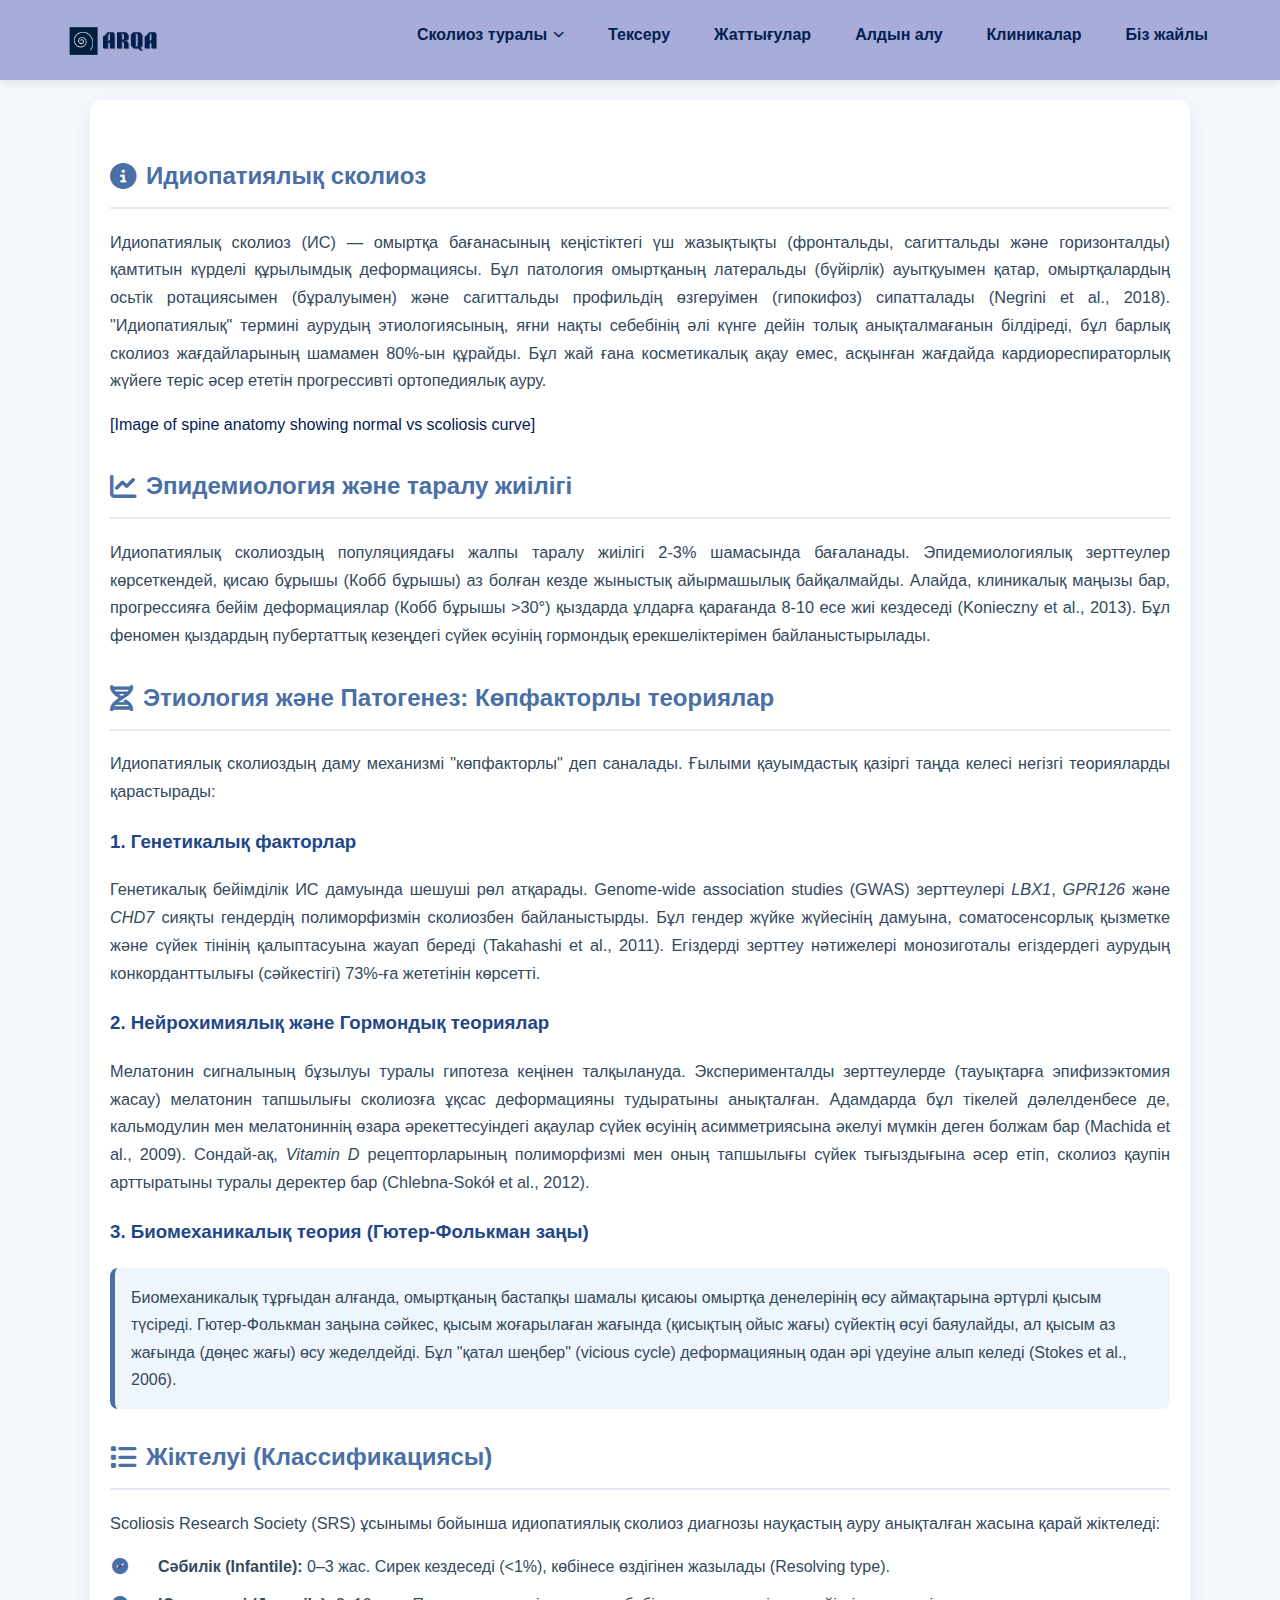
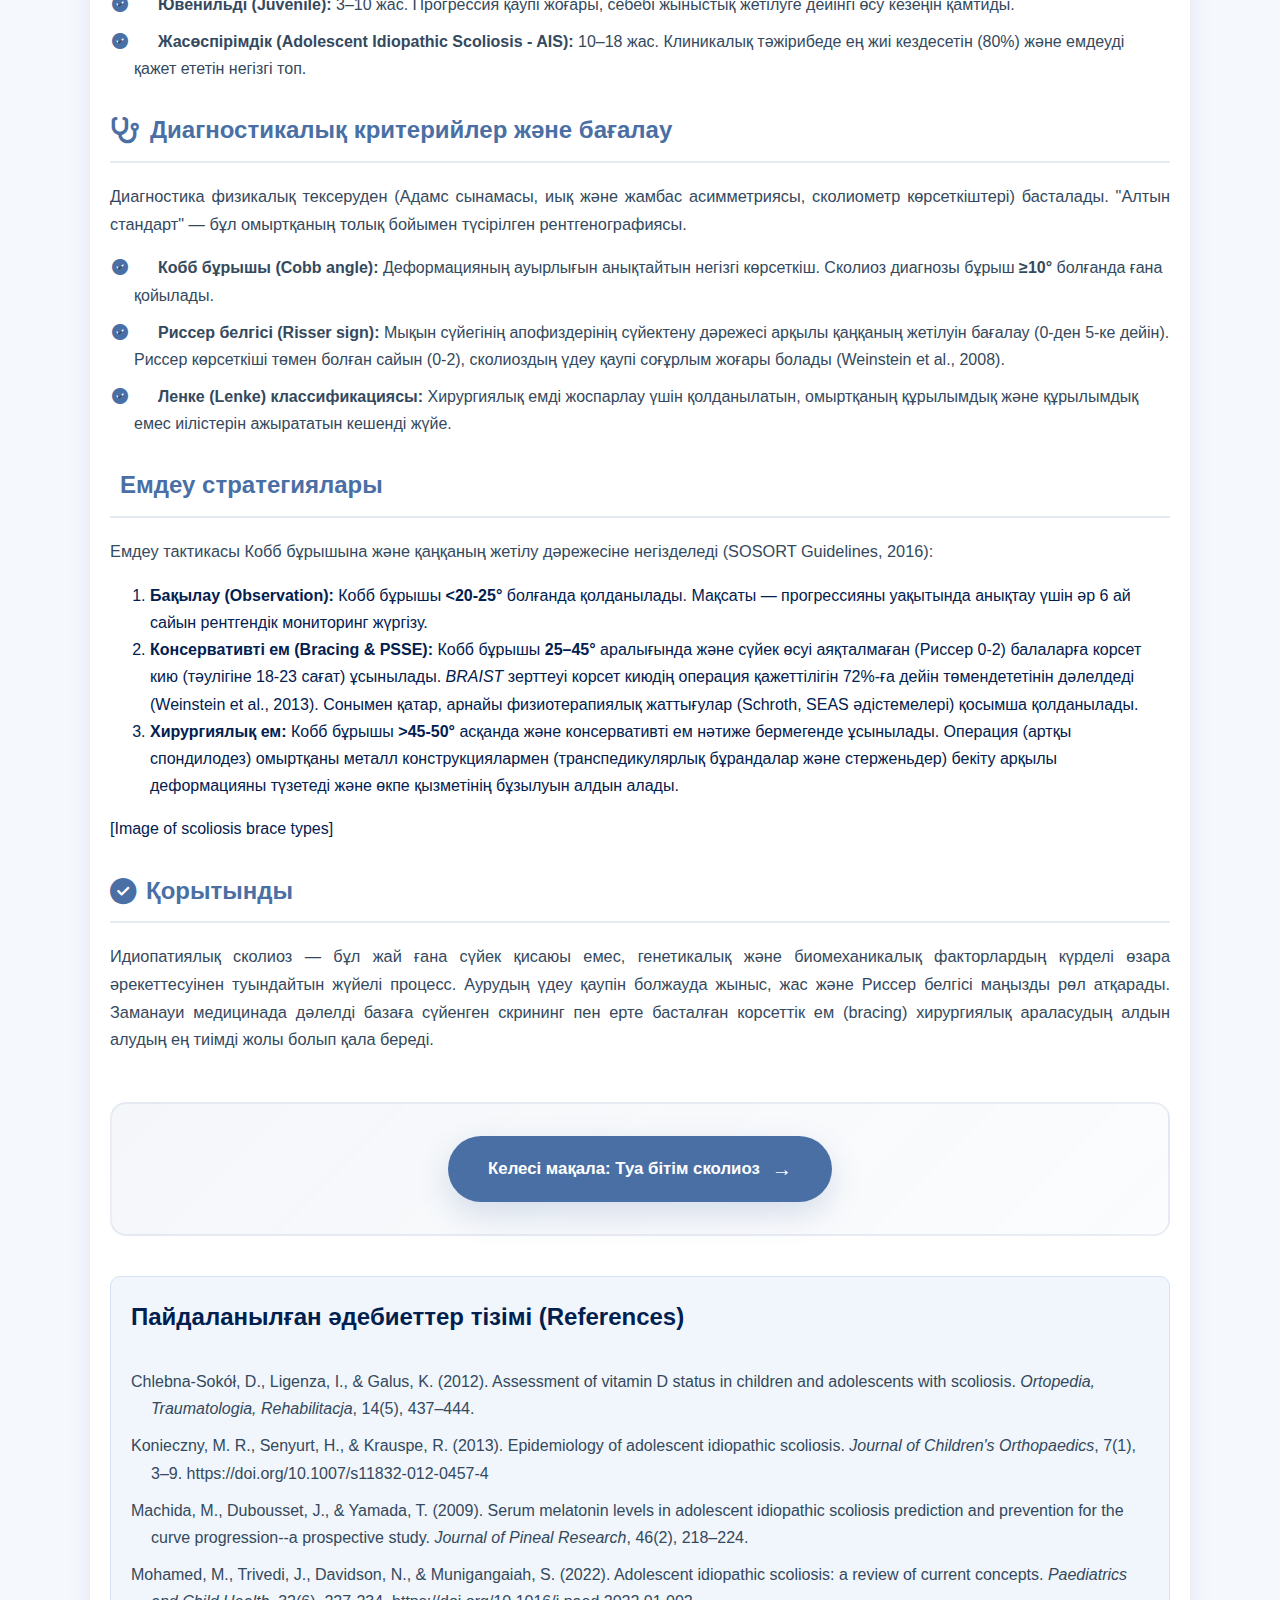
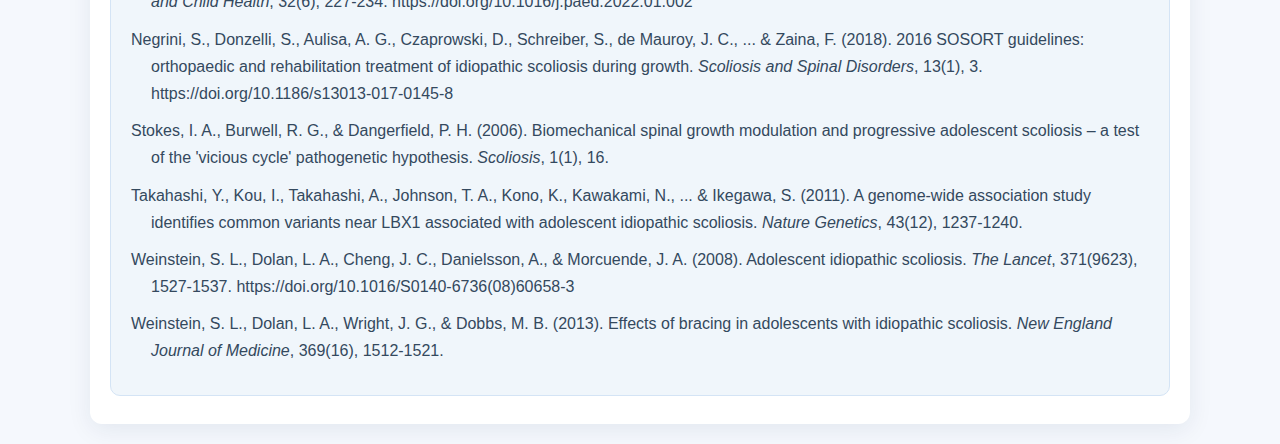
<file: idiopathic.html>
<!DOCTYPE html>
<html lang="kk">
<head>
    <meta charset="UTF-8">
    <meta name="viewport" content="width=device-width, initial-scale=1.0">
    <title>Идиопатиялық сколиоз: Ғылыми шолу</title>
    <link rel="stylesheet" href="https://cdnjs.cloudflare.com/ajax/libs/font-awesome/6.5.1/css/all.min.css"/>
    <style>
        :root{
            --brand:#02204f;
            --muted:#34495e;
            --accent:#4a6fa5;
            --soft:#eef5fc;
            --header-bg:#a7acd9;
            --card-bg:#ffffff;
            --radius:12px;
        }

        *{box-sizing:border-box}
        body{font-family: 'Segoe UI', Tahoma, Geneva, Verdana, sans-serif;margin:0;background:#f5f8fd;color:var(--brand);line-height:1.7}

        /* Navbar - match pp25 home exactly */
        header{background:var(--header-bg);box-shadow:0 2px 10px rgba(0,0,0,0.1);position:relative;z-index:1000}
        .site-nav{max-width:1200px;margin:0 auto;display:flex;align-items:center;justify-content:space-between;padding:10px 20px;height:80px}
        .brand{display:flex;align-items:center}
        .nav-logo-img{max-height:60px;width:auto;display:block}
        .nav-panel{display:flex;gap:20px;align-items:center;margin:0;padding:0;list-style:none}
        .nav-panel > li > a{display:flex;align-items:center;gap:6px;padding:8px 12px;color:var(--brand);font-weight:700;transition:color 0.3s;text-decoration:none}
        .nav-panel > li > a:hover{color:#ffffff}

        /* Dropdowns */
        .has-sub{position:relative}
        .submenu{position:absolute;left:0;top:100%;width:240px;background:#ffffff;border-radius:8px;padding:10px 0;box-shadow:0 10px 30px rgba(0,0,0,0.15);opacity:0;visibility:hidden;transform:translateY(10px);transition:all 0.3s ease;z-index:120}
        .has-sub:hover .submenu,.has-sub:focus-within .submenu{opacity:1;visibility:visible;transform:translateY(0)}
        .submenu li{list-style:none}
        .submenu a{display:block;padding:10px 20px;color:var(--brand);font-weight:500;font-size:0.95rem;text-decoration:none}
        .submenu a:hover{background-color:#f0f4f8;color:var(--accent)}
        .has-sub-right{position:relative}
        .submenu-right{position:absolute;left:100%;top:0;width:200px;background:#ffffff;border-radius:8px;padding:10px 0;box-shadow:0 10px 30px rgba(0,0,0,0.15);opacity:0;visibility:hidden;transition:all 0.3s ease;z-index:120}
        .has-sub-right:hover .submenu-right,.has-sub-right:focus-within .submenu-right{opacity:1;visibility:visible}

        /* Page content - darker blue theme */
        .container{max-width:1100px;margin:20px auto;padding:28px 20px;background:var(--card-bg);box-shadow:0 6px 24px rgba(2,32,79,0.08);border-radius:12px}
        h1{color:var(--brand);font-size:2.2rem;margin:6px 0 14px}
        h2{color:var(--accent);border-bottom:2px solid rgba(74,111,165,0.15);padding-bottom:10px;margin-top:28px;display:flex;align-items:center;gap:10px}
        h2 i{color:var(--accent);font-size:1.1em}
        h3{color:#1f4788;margin-top:20px;font-weight:600}
        p{margin-bottom:16px;color:var(--muted);text-align:justify;font-size:1.02em}

        ul{margin-bottom:18px;padding-left:24px}
        ul li{margin-bottom:10px;color:var(--muted)}
        ul li::before{content:"\f058";font-family:"Font Awesome 6 Free";font-weight:900;margin-right:8px;color:var(--accent);position:relative;left:-22px}
        .nav-panel li::before{content:none}

        .highlight-box{background:var(--soft);border-left:5px solid var(--accent);padding:16px;margin:20px 0;border-radius:8px;color:var(--muted)}

        .references{background:#f0f6fb;border:1px solid #d4e4f5;padding:20px;border-radius:10px;margin-top:32px}
        .references h2{margin-top:0;border-bottom:none;color:var(--brand)}
        .ref-item{margin-bottom:10px;padding-left:20px;text-indent:-20px;color:var(--muted)}

        .nav-container{text-align:center;margin-top:34px}
        .btn{display:inline-block;background:var(--accent);color:#fff;padding:12px 30px;border-radius:25px;text-decoration:none;font-weight:700;transition:all 0.25s}
        .btn:hover{transform:translateY(-3px);box-shadow:0 8px 22px rgba(74,111,165,0.15)}

        .next-article-container{text-align:center;margin-top:48px;margin-bottom:40px;padding:32px 20px;background:linear-gradient(135deg, rgba(74,111,165,0.06) 0%, rgba(74,111,165,0.02) 100%);border-radius:16px;border:2px solid rgba(74,111,165,0.1)}
        .next-button{display:inline-flex;align-items:center;gap:12px;background:var(--accent);color:#fff;padding:16px 40px;border-radius:50px;text-decoration:none;font-weight:700;font-size:1.05em;box-shadow:0 12px 32px rgba(74,111,165,0.2);transition:all 0.3s cubic-bezier(0.34, 1.56, 0.64, 1)}
        .next-button:hover{transform:translateY(-6px);box-shadow:0 20px 50px rgba(74,111,165,0.3);background:#3a5a8a}
        .next-button span{font-size:1.2em;transition:transform 0.3s}
        .next-button:hover span{transform:translateX(4px)}

        /* Responsive tweaks */
        @media (max-width:900px){.site-nav{padding:10px}.nav-panel{gap:8px}}
        @media (max-width:640px){.container{padding:16px}.nav-panel{overflow-x:auto}h1{font-size:1.6em}}
    </style>
</head>
<body>

     <header>
    <nav class="site-nav" role="navigation" aria-label="Басты навигация">
        <div class="brand">
           <a href="index.html" class="logo-link">
                <img src="arqa.png" alt="ARQA Logo" class="nav-logo-img" />
            </a>
        </div>

        <ul class="nav-panel">
            <li class="has-sub">
                <a href="info.html">Сколиоз туралы <i class="fa-solid fa-chevron-down" style="font-size: 0.7em;"></i></a>
                <ul class="submenu">
                    <li><a href="info.html">Сколиоз дегеніміз не?</a></li>
                  <li class="has-sub-right">
                        <a href="idiopathic.html" style="display:flex; justify-content:space-between;">
                            Сколиоз түрлері <i class="fa-solid fa-chevron-right" style="font-size: 0.7em;"></i>
                        </a>
                      <ul class="submenu-right">
                            <li><a href="idiopathic.html">Идиопатиялық</a></li>
                            <li><a href="congenital.html">Туа бітім</a></li>
                            <li><a href="degenerative.html">Дегенеративті</a></li>
                            <li><a href="lumbar.html">Бел омыртқалы</a></li>
                            <li><a href="neuromuscular.html">Нейробұлшықет</a></li>
                            <li><a href="syndromic.html">Синдромдық</a></li>
                        </ul>
                    </li>
                    
                    <li><a href="consequences.html">Салдары</a></li>
                    <li><a href="treatment.html">Емдеу жолдары</a></li>
                </ul>
            </li>

            <li><a href="test.html">Тексеру</a></li>
            <li><a href="exercises.html">Жаттығулар</a></li>
            <li><a href="prevention.html">Алдын алу</a></li>
            <li><a href="Helplines.html">Клиникалар</a></li>
            <li><a href="About.html">Біз жайлы</a></li>
        </ul>
    </nav>
</header>

    <div class="container">

        <h2><i class="fas fa-info-circle"></i>Идиопатиялық сколиоз</h2>
        <p>Идиопатиялық сколиоз (ИС) — омыртқа бағанасының кеңістіктегі үш жазықтықты (фронтальды, сагиттальды және горизонталды) қамтитын күрделі құрылымдық деформациясы. Бұл патология омыртқаның латеральды (бүйірлік) ауытқуымен қатар, омыртқалардың осьтік ротациясымен (бұралуымен) және сагиттальды профильдің өзгеруімен (гипокифоз) сипатталады (Negrini et al., 2018). "Идиопатиялық" термині аурудың этиологиясының, яғни нақты себебінің әлі күнге дейін толық анықталмағанын білдіреді, бұл барлық сколиоз жағдайларының шамамен 80%-ын құрайды. Бұл жай ғана косметикалық ақау емес, асқынған жағдайда кардиореспираторлық жүйеге теріс әсер ететін прогрессивті ортопедиялық ауру.</p>
        
        

[Image of spine anatomy showing normal vs scoliosis curve]


        <h2><i class="fas fa-chart-line"></i> Эпидемиология және таралу жиілігі</h2>
        <p>Идиопатиялық сколиоздың популяциядағы жалпы таралу жиілігі 2-3% шамасында бағаланады. Эпидемиологиялық зерттеулер көрсеткендей, қисаю бұрышы (Кобб бұрышы) аз болған кезде жыныстық айырмашылық байқалмайды. Алайда, клиникалық маңызы бар, прогрессияға бейім деформациялар (Кобб бұрышы >30°) қыздарда ұлдарға қарағанда 8-10 есе жиі кездеседі (Konieczny et al., 2013). Бұл феномен қыздардың пубертаттық кезеңдегі сүйек өсуінің гормондық ерекшеліктерімен байланыстырылады.</p>

        <h2><i class="fas fa-dna"></i> Этиология және Патогенез: Көпфакторлы теориялар</h2>
        <p>Идиопатиялық сколиоздың даму механизмі "көпфакторлы" деп саналады. Ғылыми қауымдастық қазіргі таңда келесі негізгі теорияларды қарастырады:</p>

        <h3>1. Генетикалық факторлар</h3>
        <p>Генетикалық бейімділік ИС дамуында шешуші рөл атқарады. Genome-wide association studies (GWAS) зерттеулері <i>LBX1</i>, <i>GPR126</i> және <i>CHD7</i> сияқты гендердің полиморфизмін сколиозбен байланыстырды. Бұл гендер жүйке жүйесінің дамуына, соматосенсорлық қызметке және сүйек тінінің қалыптасуына жауап береді (Takahashi et al., 2011). Егіздерді зерттеу нәтижелері монозиготалы егіздердегі аурудың конкорданттылығы (сәйкестігі) 73%-ға жететінін көрсетті.</p>

        <h3>2. Нейрохимиялық және Гормондық теориялар</h3>
        <p>Мелатонин сигналының бұзылуы туралы гипотеза кеңінен талқылануда. Эксперименталды зерттеулерде (тауықтарға эпифизэктомия жасау) мелатонин тапшылығы сколиозға ұқсас деформацияны тудыратыны анықталған. Адамдарда бұл тікелей дәлелденбесе де, кальмодулин мен мелатониннің өзара әрекеттесуіндегі ақаулар сүйек өсуінің асимметриясына әкелуі мүмкін деген болжам бар (Machida et al., 2009). Сондай-ақ, <i>Vitamin D</i> рецепторларының полиморфизмі мен оның тапшылығы сүйек тығыздығына әсер етіп, сколиоз қаупін арттыратыны туралы деректер бар (Chlebna-Sokół et al., 2012).</p>

        <h3>3. Биомеханикалық теория (Гютер-Фолькман заңы)</h3>
        <div class="highlight-box">
            Биомеханикалық тұрғыдан алғанда, омыртқаның бастапқы шамалы қисаюы омыртқа денелерінің өсу аймақтарына әртүрлі қысым түсіреді. Гютер-Фолькман заңына сәйкес, қысым жоғарылаған жағында (қисықтың ойыс жағы) сүйектің өсуі баяулайды, ал қысым аз жағында (дөңес жағы) өсу жеделдейді. Бұл "қатал шеңбер" (vicious cycle) деформацияның одан әрі үдеуіне алып келеді (Stokes et al., 2006).
        </div>

        <h2><i class="fas fa-list"></i> Жіктелуі (Классификациясы)</h2>
        <p>Scoliosis Research Society (SRS) ұсынымы бойынша идиопатиялық сколиоз диагнозы науқастың ауру анықталған жасына қарай жіктеледі:</p>
        <ul>
            <li><b>Сәбилік (Infantile):</b> 0–3 жас. Сирек кездеседі (&lt;1%), көбінесе өздігінен жазылады (Resolving type).</li>
            <li><b>Ювенильді (Juvenile):</b> 3–10 жас. Прогрессия қаупі жоғары, себебі жыныстық жетілуге дейінгі өсу кезеңін қамтиды.</li>
            <li><b>Жасөспірімдік (Adolescent Idiopathic Scoliosis - AIS):</b> 10–18 жас. Клиникалық тәжірибеде ең жиі кездесетін (80%) және емдеуді қажет ететін негізгі топ.</li>
        </ul>

        <h2><i class="fas fa-stethoscope"></i> Диагностикалық критерийлер және бағалау</h2>
        <p>Диагностика физикалық тексеруден (Адамс сынамасы, иық және жамбас асимметриясы, сколиометр көрсеткіштері) басталады. "Алтын стандарт" — бұл омыртқаның толық бойымен түсірілген рентгенографиясы.</p>
        
        

        <ul>
            <li><b>Кобб бұрышы (Cobb angle):</b> Деформацияның ауырлығын анықтайтын негізгі көрсеткіш. Сколиоз диагнозы бұрыш <b>≥10°</b> болғанда ғана қойылады.</li>
            <li><b>Риссер белгісі (Risser sign):</b> Мықын сүйегінің апофиздерінің сүйектену дәрежесі арқылы қаңқаның жетілуін бағалау (0-ден 5-ке дейін). Риссер көрсеткіші төмен болған сайын (0-2), сколиоздың үдеу қаупі соғұрлым жоғары болады (Weinstein et al., 2008).</li>
            <li><b>Ленке (Lenke) классификациясы:</b> Хирургиялық емді жоспарлау үшін қолданылатын, омыртқаның құрылымдық және құрылымдық емес иілістерін ажырататын кешенді жүйе.</li>
        </ul>

        <h2><i class="fas fa-prescribe"></i> Емдеу стратегиялары</h2>
        <p>Емдеу тактикасы Кобб бұрышына және қаңқаның жетілу дәрежесіне негізделеді (SOSORT Guidelines, 2016):</p>

        <ol>
            <li><b>Бақылау (Observation):</b> Кобб бұрышы <b>&lt;20-25°</b> болғанда қолданылады. Мақсаты — прогрессияны уақытында анықтау үшін әр 6 ай сайын рентгендік мониторинг жүргізу.</li>
            <li><b>Консервативті ем (Bracing & PSSE):</b> Кобб бұрышы <b>25–45°</b> аралығында және сүйек өсуі аяқталмаған (Риссер 0-2) балаларға корсет кию (тәулігіне 18-23 сағат) ұсынылады. <i>BRAIST</i> зерттеуі корсет киюдің операция қажеттілігін 72%-ға дейін төмендететінін дәлелдеді (Weinstein et al., 2013). Сонымен қатар, арнайы физиотерапиялық жаттығулар (Schroth, SEAS әдістемелері) қосымша қолданылады.</li>
            <li><b>Хирургиялық ем:</b> Кобб бұрышы <b>>45-50°</b> асқанда және консервативті ем нәтиже бермегенде ұсынылады. Операция (артқы спондилодез) омыртқаны металл конструкциялармен (транспедикулярлық бұрандалар және стерженьдер) бекіту арқылы деформацияны түзетеді және өкпе қызметінің бұзылуын алдын алады.</li>
        </ol>

        

[Image of scoliosis brace types]


        <h2><i class="fas fa-check-circle"></i> Қорытынды</h2>
        <p>Идиопатиялық сколиоз — бұл жай ғана сүйек қисаюы емес, генетикалық және биомеханикалық факторлардың күрделі өзара әрекеттесуінен туындайтын жүйелі процесс. Аурудың үдеу қаупін болжауда жыныс, жас және Риссер белгісі маңызды рөл атқарады. Заманауи медицинада дәлелді базаға сүйенген скрининг пен ерте басталған корсеттік ем (bracing) хирургиялық араласудың алдын алудың ең тиімді жолы болып қала береді.</p>
 <div class="next-article-container">
            <a href="congenital.html" class="next-button">
                Келесі мақала: Туа бітім сколиоз <span>&#8594;</span>
            </a>
        </div>
       
        <div class="references">
            <h2>Пайдаланылған әдебиеттер тізімі (References)</h2>
            <div class="ref-item">Chlebna-Sokół, D., Ligenza, I., & Galus, K. (2012). Assessment of vitamin D status in children and adolescents with scoliosis. <i>Ortopedia, Traumatologia, Rehabilitacja</i>, 14(5), 437–444.</div>
            <div class="ref-item">Konieczny, M. R., Senyurt, H., & Krauspe, R. (2013). Epidemiology of adolescent idiopathic scoliosis. <i>Journal of Children's Orthopaedics</i>, 7(1), 3–9. https://doi.org/10.1007/s11832-012-0457-4</div>
            <div class="ref-item">Machida, M., Dubousset, J., & Yamada, T. (2009). Serum melatonin levels in adolescent idiopathic scoliosis prediction and prevention for the curve progression--a prospective study. <i>Journal of Pineal Research</i>, 46(2), 218–224.</div>
            <div class="ref-item">Mohamed, M., Trivedi, J., Davidson, N., & Munigangaiah, S. (2022). Adolescent idiopathic scoliosis: a review of current concepts. <i>Paediatrics and Child Health</i>, 32(6), 227-234. https://doi.org/10.1016/j.paed.2022.01.002</div>
            <div class="ref-item">Negrini, S., Donzelli, S., Aulisa, A. G., Czaprowski, D., Schreiber, S., de Mauroy, J. C., ... & Zaina, F. (2018). 2016 SOSORT guidelines: orthopaedic and rehabilitation treatment of idiopathic scoliosis during growth. <i>Scoliosis and Spinal Disorders</i>, 13(1), 3. https://doi.org/10.1186/s13013-017-0145-8</div>
            <div class="ref-item">Stokes, I. A., Burwell, R. G., & Dangerfield, P. H. (2006). Biomechanical spinal growth modulation and progressive adolescent scoliosis – a test of the 'vicious cycle' pathogenetic hypothesis. <i>Scoliosis</i>, 1(1), 16.</div>
            <div class="ref-item">Takahashi, Y., Kou, I., Takahashi, A., Johnson, T. A., Kono, K., Kawakami, N., ... & Ikegawa, S. (2011). A genome-wide association study identifies common variants near LBX1 associated with adolescent idiopathic scoliosis. <i>Nature Genetics</i>, 43(12), 1237-1240.</div>
            <div class="ref-item">Weinstein, S. L., Dolan, L. A., Cheng, J. C., Danielsson, A., & Morcuende, J. A. (2008). Adolescent idiopathic scoliosis. <i>The Lancet</i>, 371(9623), 1527-1537. https://doi.org/10.1016/S0140-6736(08)60658-3</div>
            <div class="ref-item">Weinstein, S. L., Dolan, L. A., Wright, J. G., & Dobbs, M. B. (2013). Effects of bracing in adolescents with idiopathic scoliosis. <i>New England Journal of Medicine</i>, 369(16), 1512-1521.</div>
        </div>
    </div>

</body>
</html>
</file>
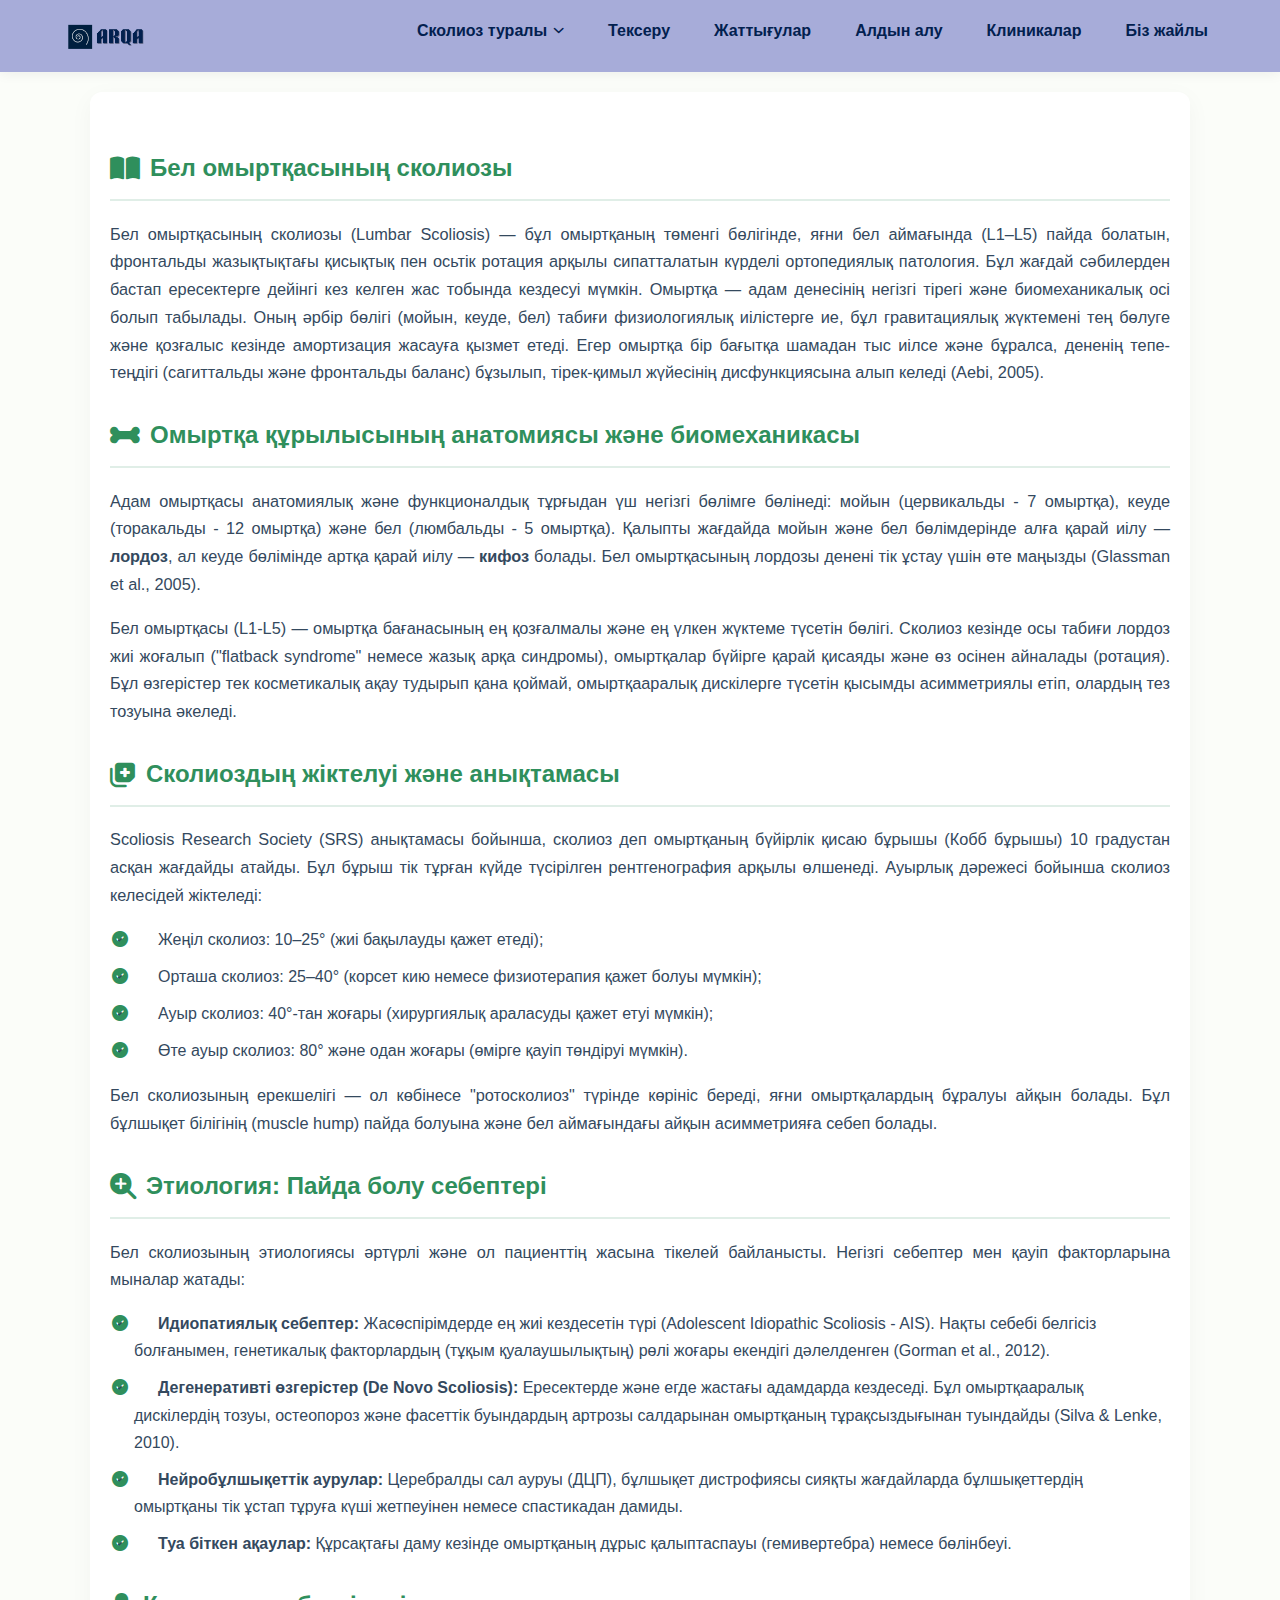
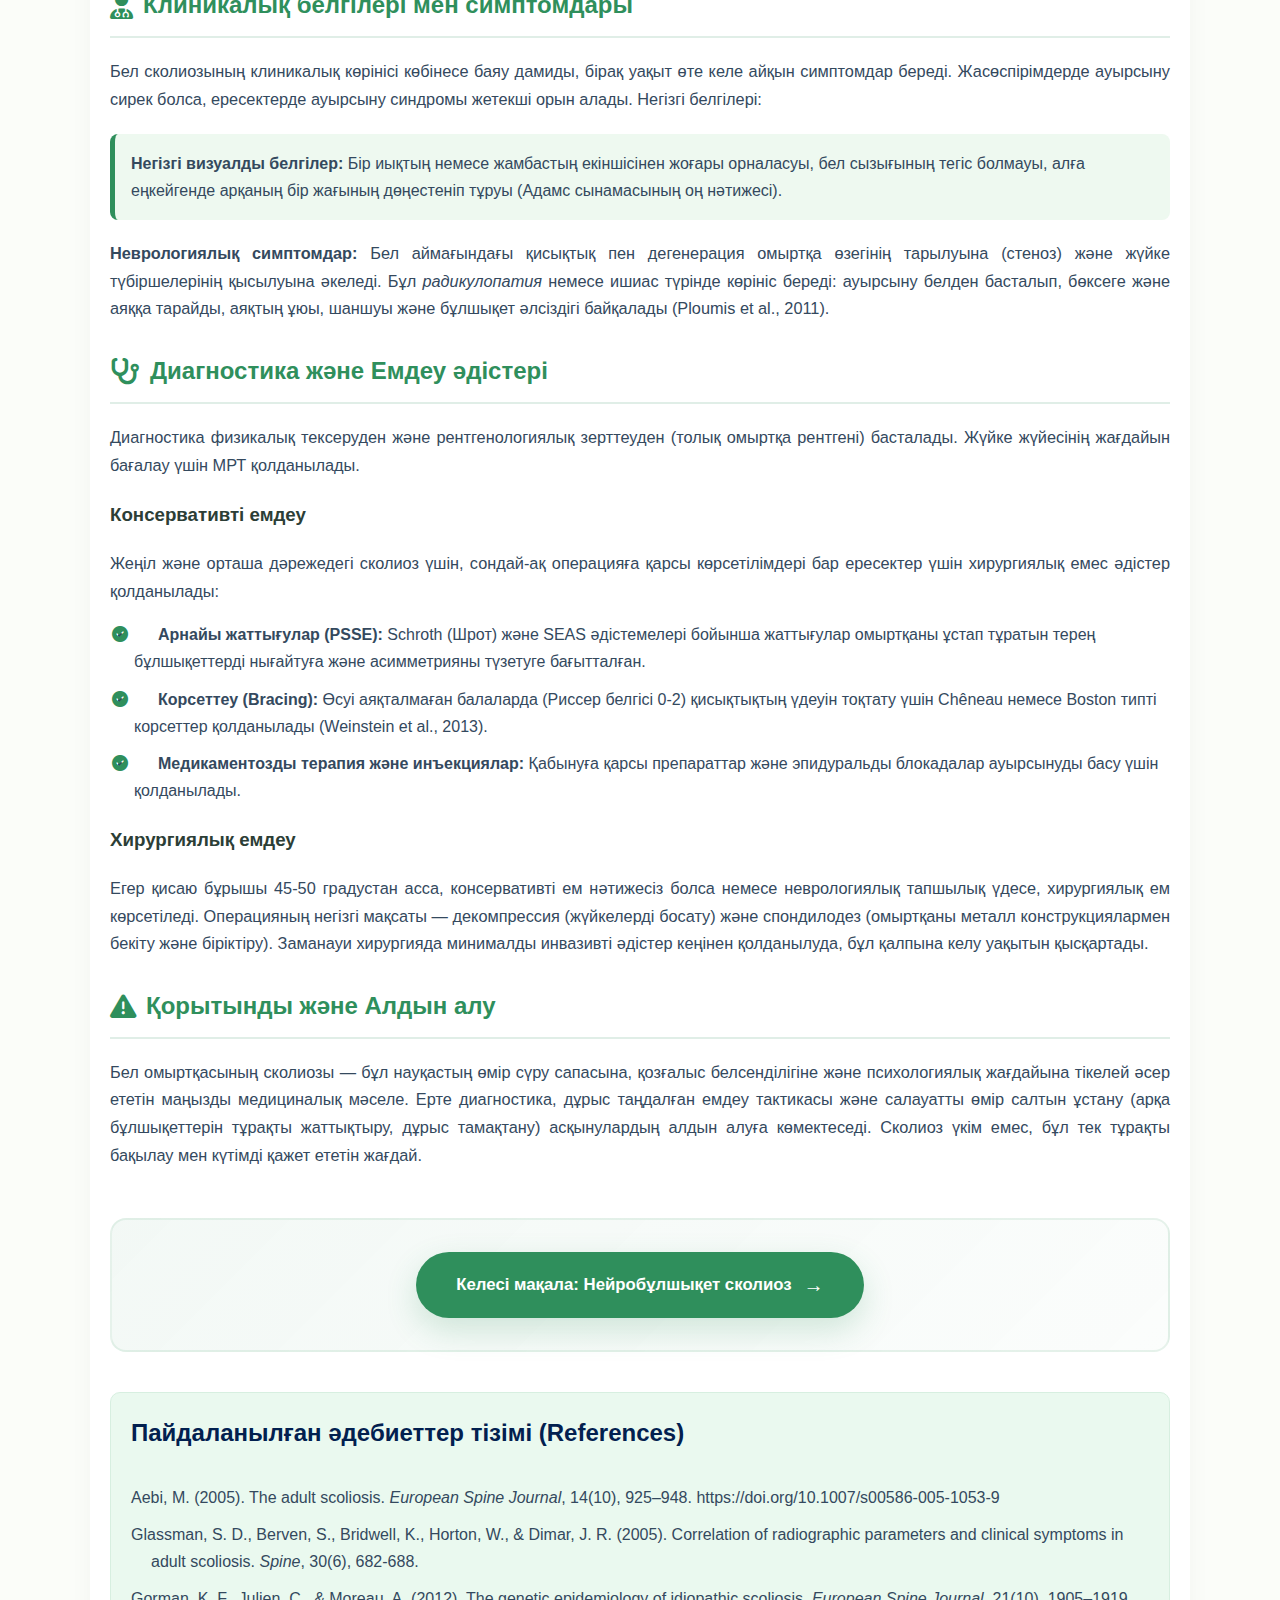
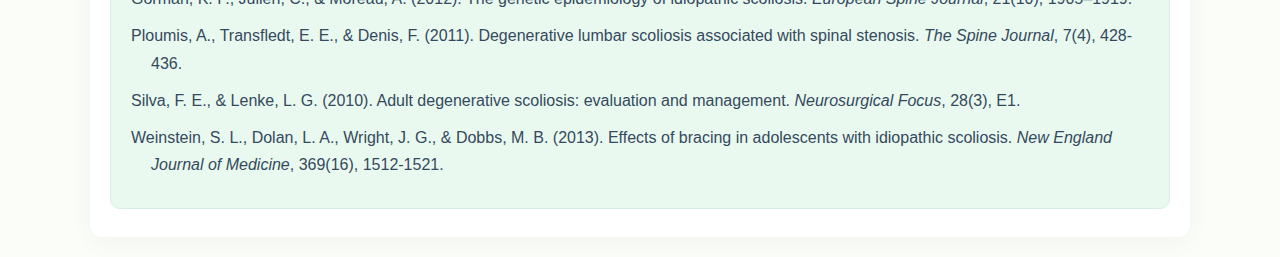
<file: lumbar.html>
<!DOCTYPE html>
<html lang="kk">
<head>
    <meta charset="UTF-8">
    <meta name="viewport" content="width=device-width, initial-scale=1.0">
    <title>Бел омыртқасының сколиозы: Толық ғылыми шолу</title>
    <link rel="stylesheet" href="https://cdnjs.cloudflare.com/ajax/libs/font-awesome/6.5.1/css/all.min.css"/>
    <style>
        :root{
            --brand:#02204f; /* blue - matches pp25 home navbar */
            --muted:#34495e;
            --accent:#2F8F5C; /* green accent for content */
            --soft:#eef9f0;
            --header-bg:#a7acd9; /* blue header - matches pp25 home */
            --card-bg:#ffffff;
            --radius:12px;
        }

        *{box-sizing:border-box}
        body{font-family: 'Segoe UI', Tahoma, Geneva, Verdana, sans-serif;margin:0;background:#fbfdf9;color:#0b3f2f;line-height:1.7}

        /* Header / navbar (match pp25 home but green) */
        header{background:var(--header-bg);box-shadow:0 2px 12px rgba(0,0,0,0.06);position:relative;z-index:1000}
        .site-nav{max-width:1200px;margin:0 auto;display:flex;align-items:center;justify-content:space-between;padding:12px 20px;height:72px}
        .brand{display:flex;align-items:center;gap:12px}
        .nav-logo-img{height:52px;width:auto;display:block}
    .nav-panel{display:flex;gap:20px;align-items:center;margin:0;padding:0;list-style:none}
    .nav-panel > li > a { display:flex; align-items:center; gap:6px; padding:8px 12px; color:var(--brand); font-weight:700; transition: color 0.3s; text-decoration:none }
    .nav-panel > li > a:hover { color:#ffffff }

        /* Dropdowns */
    .has-sub { position: relative }
    .submenu { position: absolute; left: 0; top: 100%; width: 240px; background: #ffffff; border-radius:8px; padding:10px 0; box-shadow:0 10px 30px rgba(0,0,0,0.15); opacity:0; visibility:hidden; transform:translateY(10px); transition: all 0.3s ease; z-index:120 }
    .has-sub:hover .submenu, .has-sub:focus-within .submenu { opacity:1; visibility:visible; transform:translateY(0) }
    .submenu li { list-style: none }
    .submenu a { display:block; padding:10px 20px; color:var(--brand); font-weight:500; font-size:0.95rem; text-decoration:none }
    .submenu a:hover { background-color:#f0f4f8; color:#2F8F5C }
        .has-sub-right > .submenu-right{left:100%;top:0}
        .submenu-right{position:absolute;display:none;left:100%;top:0;min-width:200px;background:var(--card-bg);border-radius:8px;padding:8px;box-shadow:0 10px 30px rgba(0,0,0,0.12)}
        .submenu li:focus-within > .submenu-right,.submenu li:hover > .submenu-right{display:block}

        /* Page content styles */
        .container{max-width:1100px;margin:20px auto;padding:28px 20px;background:var(--card-bg);box-shadow:0 6px 24px rgba(12,20,12,0.04);border-radius:12px}
        h1{color:var(--brand);font-size:2.2rem;margin:6px 0 14px}
        .subtitle{color:var(--muted);margin-bottom:6px}
        h2{color:var(--accent);border-bottom:2px solid rgba(47,143,92,0.15);padding-bottom:10px;margin-top:28px;display:flex;align-items:center;gap:10px}
        h2 i{color:var(--accent);font-size:1.1em}
        h3{color:#2c3e36;margin-top:20px;font-weight:600}
        p{margin-bottom:16px;color:var(--muted);text-align:justify;font-size:1.02em}

        ul{margin-bottom:18px;padding-left:24px}
        ul li{margin-bottom:10px;color:var(--muted)}
    ul li::before{content:"\f058";font-family:"Font Awesome 6 Free";font-weight:900;margin-right:8px;color:var(--accent);position:relative;left:-22px}
    /* Remove list pseudo-icons inside the top navigation */
    .nav-panel li::before{content:none}

        .info-box{background:var(--soft);border-radius:8px;padding:16px;margin:20px 0;border-left:5px solid var(--accent);color:var(--muted)}

        .references{background:#EAF9EF;border:1px solid #d7efe0;padding:20px;border-radius:10px;margin-top:32px}
        .references h2{margin-top:0;border-bottom:none;color:var(--brand)}
        .ref-item{margin-bottom:10px;padding-left:20px;text-indent:-20px;color:var(--muted)}

        .nav-container{text-align:center;margin-top:34px}
        .btn{display:inline-block;background:var(--accent);color:#fff;padding:12px 30px;border-radius:25px;text-decoration:none;font-weight:700;transition:all 0.25s}
        .btn:hover{transform:translateY(-3px);box-shadow:0 8px 22px rgba(47,143,92,0.12)}
        
        .next-article-container{text-align:center;margin-top:48px;margin-bottom:40px;padding:32px 20px;background:linear-gradient(135deg, rgba(47,143,92,0.06) 0%, rgba(47,143,92,0.02) 100%);border-radius:16px;border:2px solid rgba(47,143,92,0.1)}
        .next-button{display:inline-flex;align-items:center;gap:12px;background:var(--accent);color:#fff;padding:16px 40px;border-radius:50px;text-decoration:none;font-weight:700;font-size:1.05em;box-shadow:0 12px 32px rgba(47,143,92,0.2);transition:all 0.3s cubic-bezier(0.34, 1.56, 0.64, 1)}
        .next-button:hover{transform:translateY(-6px);box-shadow:0 20px 50px rgba(47,143,92,0.3);background:#1f7846}
        .next-button span{font-size:1.2em;transition:transform 0.3s}
        .next-button:hover span{transform:translateX(4px)}

        /* Responsive tweaks */
        @media (max-width:900px){.site-nav{padding:10px}.nav-panel{gap:8px}}
        @media (max-width:640px){.container{padding:16px}.nav-panel{overflow-x:auto}h1{font-size:1.6em}}
    </style>
</head>
<body>

  <header>
    <nav class="site-nav" role="navigation" aria-label="Басты навигация">
        <div class="brand">
           <a href="index.html" class="logo-link">
                <img src="arqa.png" alt="ARQA Logo" class="nav-logo-img" />
            </a>
        </div>

        <ul class="nav-panel">
            <li class="has-sub">
                <a href="info.html">Сколиоз туралы <i class="fa-solid fa-chevron-down" style="font-size: 0.7em;"></i></a>
                <ul class="submenu">
                    <li><a href="info.html">Сколиоз дегеніміз не?</a></li>
                  <li class="has-sub-right">
                        <a href="idiopathic.html" style="display:flex; justify-content:space-between;">
                            Сколиоз түрлері <i class="fa-solid fa-chevron-right" style="font-size: 0.7em;"></i>
                        </a>
                      <ul class="submenu-right">
                            <li><a href="idiopathic.html">Идиопатиялық</a></li>
                            <li><a href="congenital.html">Туа бітім</a></li>
                            <li><a href="degenerative.html">Дегенеративті</a></li>
                            <li><a href="lumbar.html">Бел омыртқалы</a></li>
                            <li><a href="neuromuscular.html">Нейробұлшықет</a></li>
                            <li><a href="syndromic.html">Синдромдық</a></li>
                        </ul>
                    </li>
                    
                    <li><a href="consequences.html">Салдары</a></li>
                    <li><a href="treatment.html">Емдеу жолдары</a></li>
                </ul>
            </li>

            <li><a href="test.html">Тексеру</a></li>
            <li><a href="exercises.html">Жаттығулар</a></li>
            <li><a href="prevention.html">Алдын алу</a></li>
            <li><a href="Helplines.html">Клиникалар</a></li>
            <li><a href="About.html">Біз жайлы</a></li>
        </ul>
    </nav>
</header>

    <div class="container">

        <h2><i class="fas fa-book-open"></i>Бел омыртқасының сколиозы</h2>
        <p>Бел омыртқасының сколиозы (Lumbar Scoliosis) — бұл омыртқаның төменгі бөлігінде, яғни бел аймағында (L1–L5) пайда болатын, фронтальды жазықтықтағы қисықтық пен осьтік ротация арқылы сипатталатын күрделі ортопедиялық патология. Бұл жағдай сәбилерден бастап ересектерге дейінгі кез келген жас тобында кездесуі мүмкін. Омыртқа — адам денесінің негізгі тірегі және биомеханикалық осі болып табылады. Оның әрбір бөлігі (мойын, кеуде, бел) табиғи физиологиялық иілістерге ие, бұл гравитациялық жүктемені тең бөлуге және қозғалыс кезінде амортизация жасауға қызмет етеді. Егер омыртқа бір бағытқа шамадан тыс иілсе және бұралса, дененің тепе-теңдігі (сагиттальды және фронтальды баланс) бұзылып, тірек-қимыл жүйесінің дисфункциясына алып келеді (Aebi, 2005).</p>

        <h2><i class="fas fa-bone"></i> Омыртқа құрылысының анатомиясы және биомеханикасы</h2>
        <p>Адам омыртқасы анатомиялық және функционалдық тұрғыдан үш негізгі бөлімге бөлінеді: мойын (цервикальды - 7 омыртқа), кеуде (торакальды - 12 омыртқа) және бел (люмбальды - 5 омыртқа). Қалыпты жағдайда мойын және бел бөлімдерінде алға қарай иілу — <strong>лордоз</strong>, ал кеуде бөлімінде артқа қарай иілу — <strong>кифоз</strong> болады. Бел омыртқасының лордозы денені тік ұстау үшін өте маңызды (Glassman et al., 2005).</p>
        
        <p>Бел омыртқасы (L1-L5) — омыртқа бағанасының ең қозғалмалы және ең үлкен жүктеме түсетін бөлігі. Сколиоз кезінде осы табиғи лордоз жиі жоғалып ("flatback syndrome" немесе жазық арқа синдромы), омыртқалар бүйірге қарай қисаяды және өз осінен айналады (ротация). Бұл өзгерістер тек косметикалық ақау тудырып қана қоймай, омыртқааралық дискілерге түсетін қысымды асимметриялы етіп, олардың тез тозуына әкеледі.</p>

        <h2><i class="fas fa-notes-medical"></i> Сколиоздың жіктелуі және анықтамасы</h2>
        <p>Scoliosis Research Society (SRS) анықтамасы бойынша, сколиоз деп омыртқаның бүйірлік қисаю бұрышы (Кобб бұрышы) 10 градустан асқан жағдайды атайды. Бұл бұрыш тік тұрған күйде түсірілген рентгенография арқылы өлшенеді. Ауырлық дәрежесі бойынша сколиоз келесідей жіктеледі:</p>
        <ul>
            <li>Жеңіл сколиоз: 10–25° (жиі бақылауды қажет етеді);</li>
            <li>Орташа сколиоз: 25–40° (корсет кию немесе физиотерапия қажет болуы мүмкін);</li>
            <li>Ауыр сколиоз: 40°-тан жоғары (хирургиялық араласуды қажет етуі мүмкін);</li>
            <li>Өте ауыр сколиоз: 80° және одан жоғары (өмірге қауіп төндіруі мүмкін).</li>
        </ul>
        <p>Бел сколиозының ерекшелігі — ол көбінесе "ротосколиоз" түрінде көрініс береді, яғни омыртқалардың бұралуы айқын болады. Бұл бұлшықет білігінің (muscle hump) пайда болуына және бел аймағындағы айқын асимметрияға себеп болады.</p>

        <h2><i class="fas fa-search-plus"></i> Этиология: Пайда болу себептері</h2>
        <p>Бел сколиозының этиологиясы әртүрлі және ол пациенттің жасына тікелей байланысты. Негізгі себептер мен қауіп факторларына мыналар жатады:</p>
        <ul>
            <li><strong>Идиопатиялық себептер:</strong> Жасөспірімдерде ең жиі кездесетін түрі (Adolescent Idiopathic Scoliosis - AIS). Нақты себебі белгісіз болғанымен, генетикалық факторлардың (тұқым қуалаушылықтың) рөлі жоғары екендігі дәлелденген (Gorman et al., 2012).</li>
            <li><strong>Дегенеративті өзгерістер (De Novo Scoliosis):</strong> Ересектерде және егде жастағы адамдарда кездеседі. Бұл омыртқааралық дискілердің тозуы, остеопороз және фасеттік буындардың артрозы салдарынан омыртқаның тұрақсыздығынан туындайды (Silva & Lenke, 2010).</li>
            <li><strong>Нейробұлшықеттік аурулар:</strong> Церебралды сал ауруы (ДЦП), бұлшықет дистрофиясы сияқты жағдайларда бұлшықеттердің омыртқаны тік ұстап тұруға күші жетпеуінен немесе спастикадан дамиды.</li>
            <li><strong>Туа біткен ақаулар:</strong> Құрсақтағы даму кезінде омыртқаның дұрыс қалыптаспауы (гемивертебра) немесе бөлінбеуі.</li>
        </ul>

        <h2><i class="fas fa-user-md"></i> Клиникалық белгілері мен симптомдары</h2>
        <p>Бел сколиозының клиникалық көрінісі көбінесе баяу дамиды, бірақ уақыт өте келе айқын симптомдар береді. Жасөспірімдерде ауырсыну сирек болса, ересектерде ауырсыну синдромы жетекші орын алады. Негізгі белгілері:</p>
        <div class="info-box">
            <strong>Негізгі визуалды белгілер:</strong> Бір иықтың немесе жамбастың екіншісінен жоғары орналасуы, бел сызығының тегіс болмауы, алға еңкейгенде арқаның бір жағының дөңестеніп тұруы (Адамс сынамасының оң нәтижесі).
        </div>
        <p><strong>Неврологиялық симптомдар:</strong> Бел аймағындағы қисықтық пен дегенерация омыртқа өзегінің тарылуына (стеноз) және жүйке түбіршелерінің қысылуына әкеледі. Бұл <em>радикулопатия</em> немесе ишиас түрінде көрініс береді: ауырсыну белден басталып, бөксеге және аяққа тарайды, аяқтың ұюы, шаншуы және бұлшықет әлсіздігі байқалады (Ploumis et al., 2011).</p>

        <h2><i class="fas fa-stethoscope"></i> Диагностика және Емдеу әдістері</h2>
        <p>Диагностика физикалық тексеруден және рентгенологиялық зерттеуден (толық омыртқа рентгені) басталады. Жүйке жүйесінің жағдайын бағалау үшін МРТ қолданылады.</p>
        
        <h3>Консервативті емдеу</h3>
        <p>Жеңіл және орташа дәрежедегі сколиоз үшін, сондай-ақ операцияға қарсы көрсетілімдері бар ересектер үшін хирургиялық емес әдістер қолданылады:</p>
        <ul>
            <li><strong>Арнайы жаттығулар (PSSE):</strong> Schroth (Шрот) және SEAS әдістемелері бойынша жаттығулар омыртқаны ұстап тұратын терең бұлшықеттерді нығайтуға және асимметрияны түзетуге бағытталған.</li>
            <li><strong>Корсеттеу (Bracing):</strong> Өсуі аяқталмаған балаларда (Риссер белгісі 0-2) қисықтықтың үдеуін тоқтату үшін Chêneau немесе Boston типті корсеттер қолданылады (Weinstein et al., 2013).</li>
            <li><strong>Медикаментозды терапия және инъекциялар:</strong> Қабынуға қарсы препараттар және эпидуральды блокадалар ауырсынуды басу үшін қолданылады.</li>
        </ul>

        <h3>Хирургиялық емдеу</h3>
        <p>Егер қисаю бұрышы 45-50 градустан асса, консервативті ем нәтижесіз болса немесе неврологиялық тапшылық үдесе, хирургиялық ем көрсетіледі. Операцияның негізгі мақсаты — декомпрессия (жүйкелерді босату) және спондилодез (омыртқаны металл конструкциялармен бекіту және біріктіру). Заманауи хирургияда минималды инвазивті әдістер кеңінен қолданылуда, бұл қалпына келу уақытын қысқартады.</p>

        <h2><i class="fas fa-exclamation-triangle"></i> Қорытынды және Алдын алу</h2>
        <p>Бел омыртқасының сколиозы — бұл науқастың өмір сүру сапасына, қозғалыс белсенділігіне және психологиялық жағдайына тікелей әсер ететін маңызды медициналық мәселе. Ерте диагностика, дұрыс таңдалған емдеу тактикасы және салауатты өмір салтын ұстану (арқа бұлшықеттерін тұрақты жаттықтыру, дұрыс тамақтану) асқынулардың алдын алуға көмектеседі. Сколиоз үкім емес, бұл тек тұрақты бақылау мен күтімді қажет ететін жағдай.</p>
 <div class="next-article-container">
            <a href="neuromuscular.html" class="next-button">
                Келесі мақала: Нейробұлшықет сколиоз <span>&#8594;</span>
            </a>
        </div>


        <div class="references">
            <h2>Пайдаланылған әдебиеттер тізімі (References)</h2>
            <div class="ref-item">Aebi, M. (2005). The adult scoliosis. <em>European Spine Journal</em>, 14(10), 925–948. https://doi.org/10.1007/s00586-005-1053-9</div>
            <div class="ref-item">Glassman, S. D., Berven, S., Bridwell, K., Horton, W., & Dimar, J. R. (2005). Correlation of radiographic parameters and clinical symptoms in adult scoliosis. <em>Spine</em>, 30(6), 682-688.</div>
            <div class="ref-item">Gorman, K. F., Julien, C., & Moreau, A. (2012). The genetic epidemiology of idiopathic scoliosis. <em>European Spine Journal</em>, 21(10), 1905–1919.</div>
            <div class="ref-item">Ploumis, A., Transfledt, E. E., & Denis, F. (2011). Degenerative lumbar scoliosis associated with spinal stenosis. <em>The Spine Journal</em>, 7(4), 428-436.</div>
            <div class="ref-item">Silva, F. E., & Lenke, L. G. (2010). Adult degenerative scoliosis: evaluation and management. <em>Neurosurgical Focus</em>, 28(3), E1.</div>
            <div class="ref-item">Weinstein, S. L., Dolan, L. A., Wright, J. G., & Dobbs, M. B. (2013). Effects of bracing in adolescents with idiopathic scoliosis. <em>New England Journal of Medicine</em>, 369(16), 1512-1521.</div>
        </div>

      

    </div>

</body>
</html>
</file>
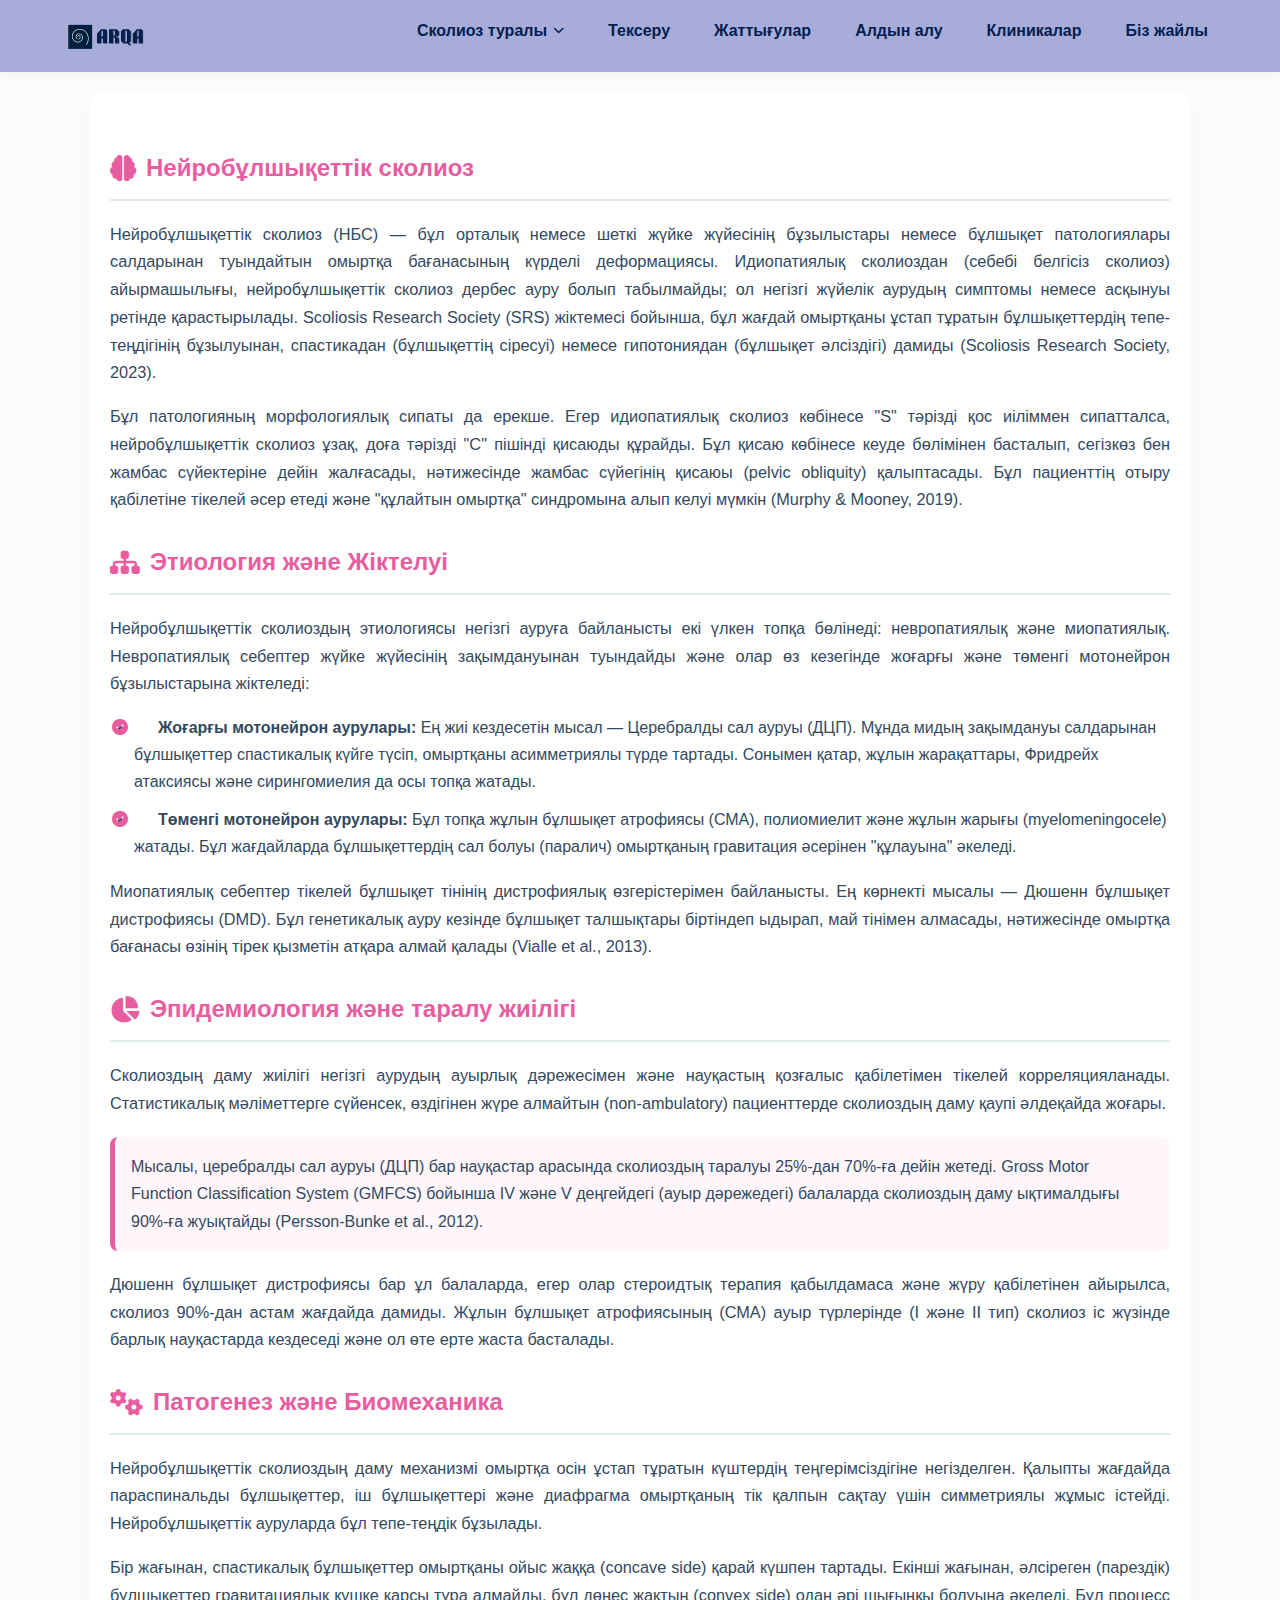
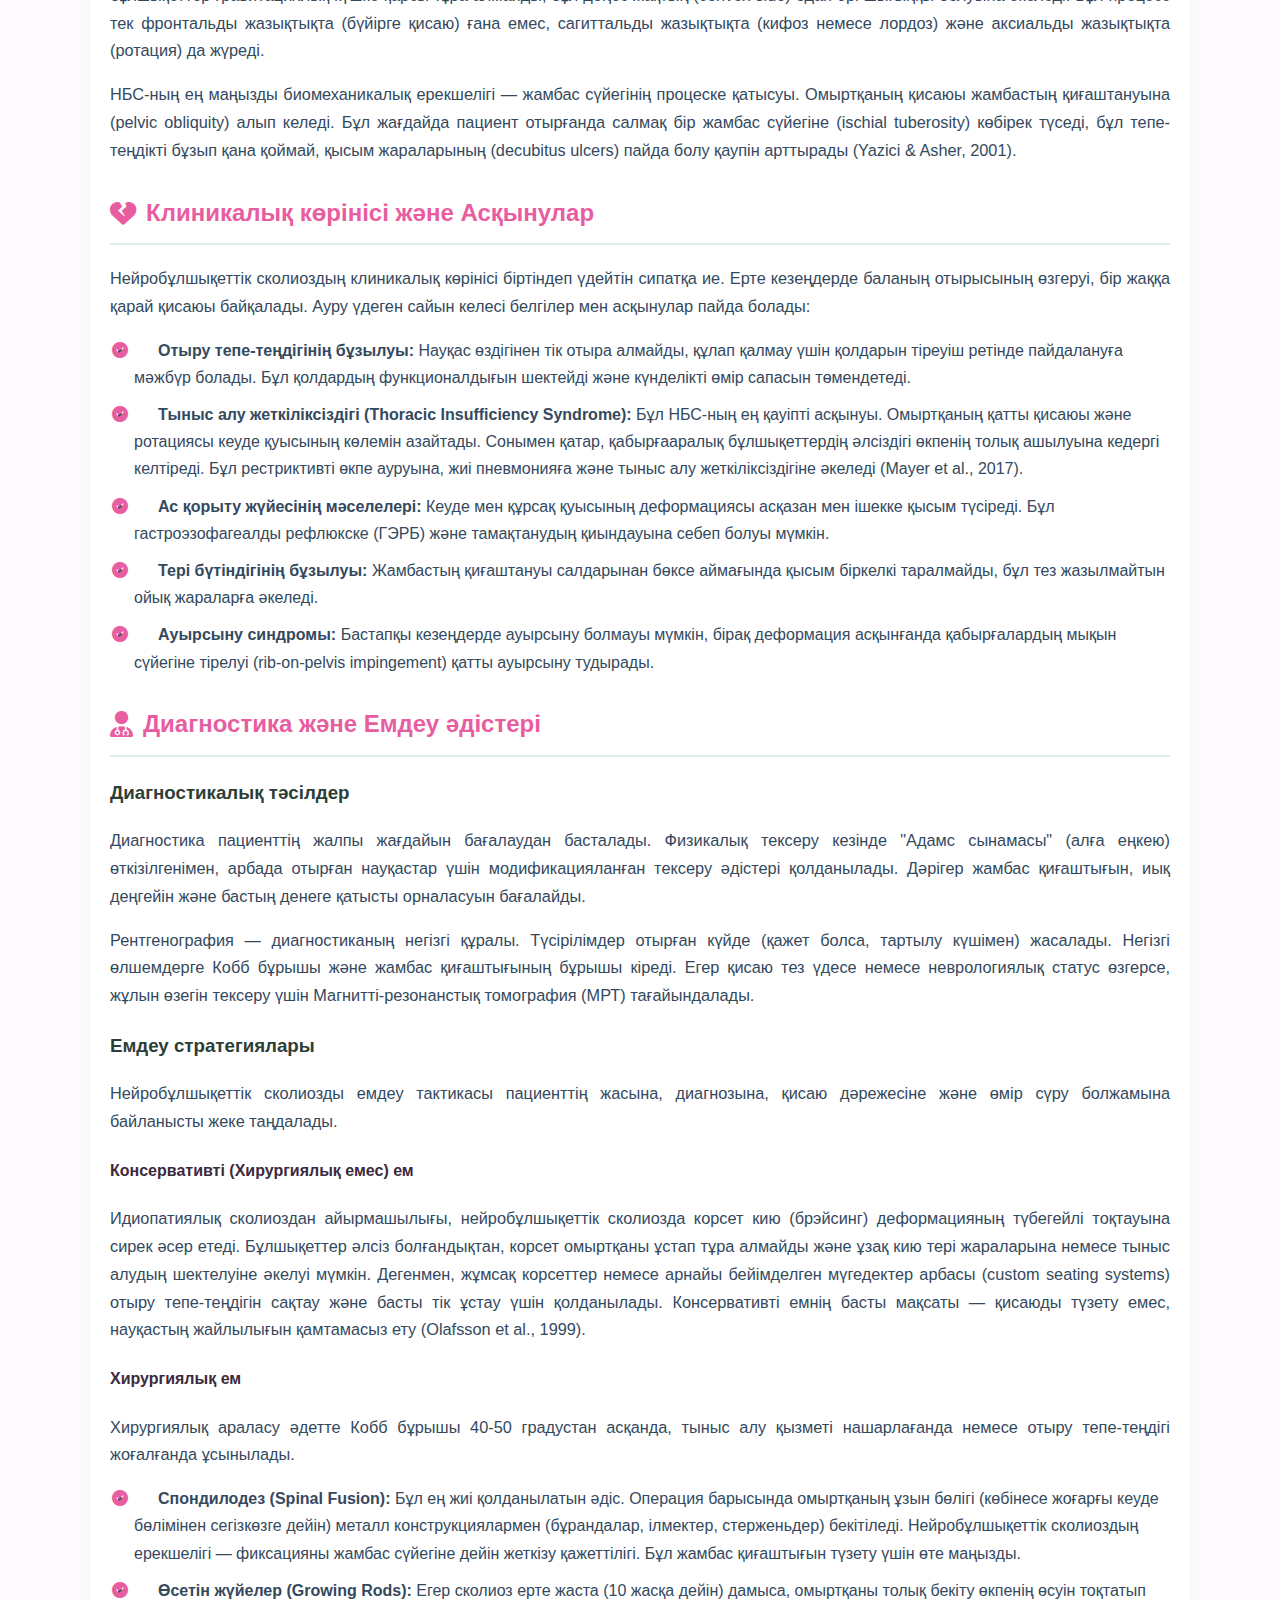
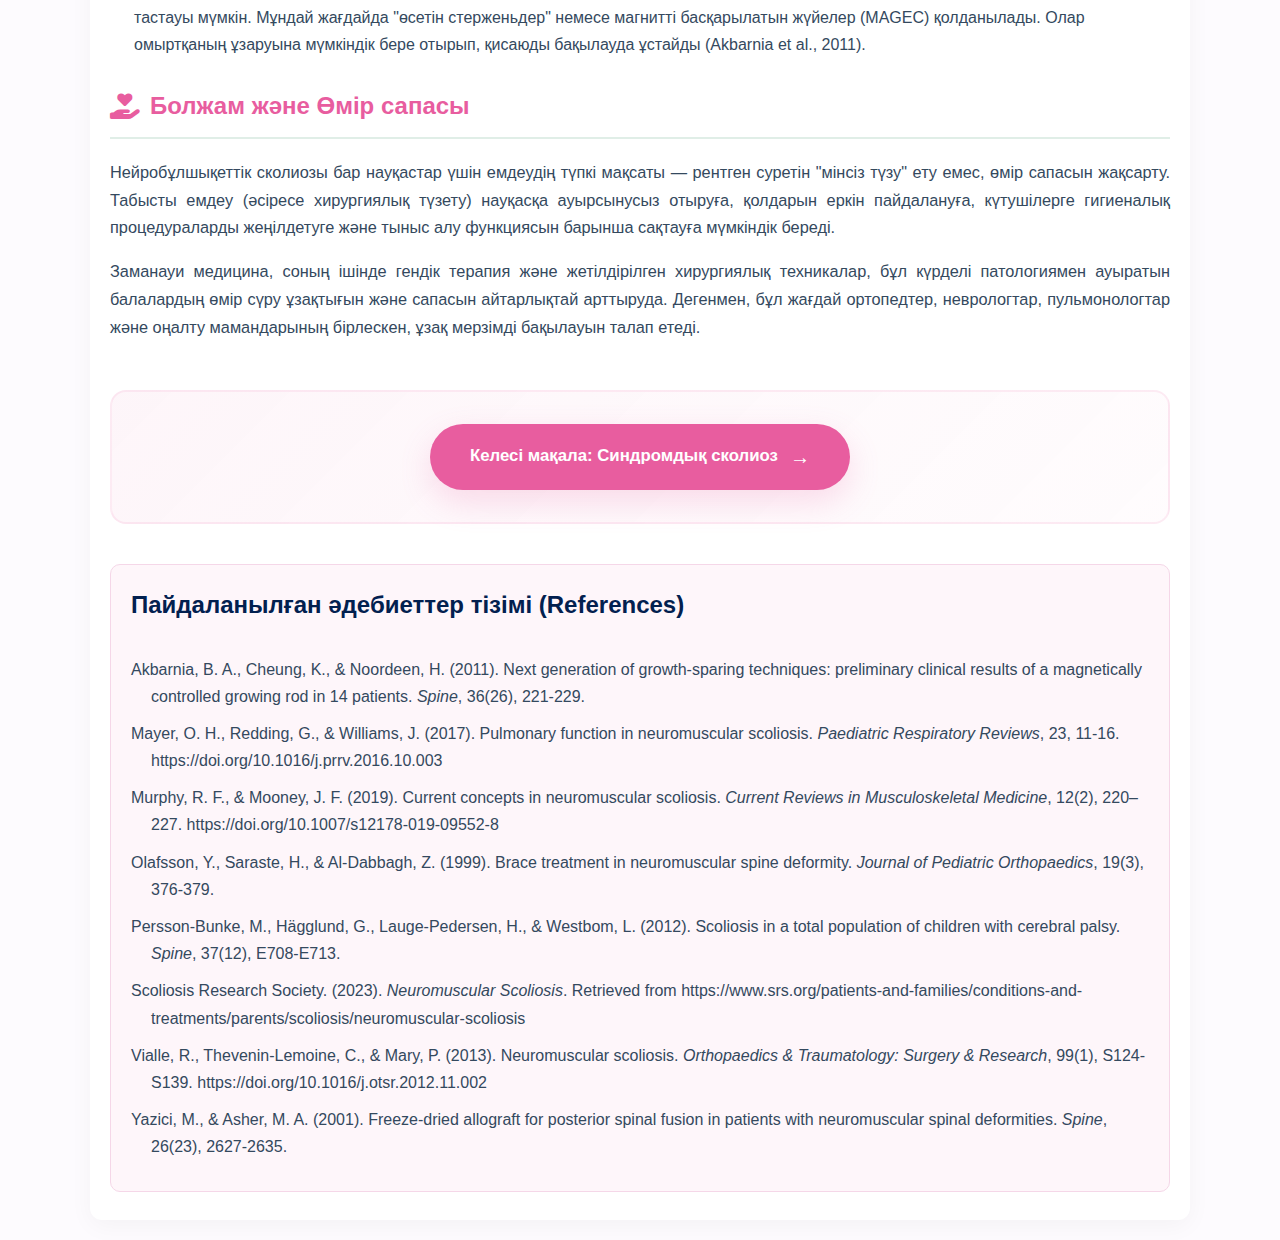
<file: neuromuscular.html>
<!DOCTYPE html>
<html lang="kk">
<head>
    <meta charset="UTF-8">
    <meta name="viewport" content="width=device-width, initial-scale=1.0">
    <title>Нейробұлшықеттік сколиоз: Ғылыми шолу</title>
    <link rel="stylesheet" href="https://cdnjs.cloudflare.com/ajax/libs/font-awesome/6.5.1/css/all.min.css"/>
    <style>
        :root{
            --brand:#02204f; /* blue - matches pp25 home navbar */
            --muted:#34495e;
            --accent:#E85D9F; /* pink accent for content */
            --soft:#fef6fa;
            --header-bg:#a7acd9; /* blue header - matches pp25 home */
            --card-bg:#ffffff;
            --radius:12px;
        }

        *{box-sizing:border-box}
        body{font-family: 'Segoe UI', Tahoma, Geneva, Verdana, sans-serif;margin:0;background:#fdfbfe;color:#3d2a3d;line-height:1.7}

        /* Header / navbar (match pp25 home but green) */
        header{background:var(--header-bg);box-shadow:0 2px 12px rgba(0,0,0,0.06);position:relative;z-index:1000}
        .site-nav{max-width:1200px;margin:0 auto;display:flex;align-items:center;justify-content:space-between;padding:12px 20px;height:72px}
        .brand{display:flex;align-items:center;gap:12px}
        .nav-logo-img{height:52px;width:auto;display:block}
    .nav-panel{display:flex;gap:20px;align-items:center;margin:0;padding:0;list-style:none}
    .nav-panel > li > a { display:flex; align-items:center; gap:6px; padding:8px 12px; color:var(--brand); font-weight:700; transition: color 0.3s; text-decoration:none }
    .nav-panel > li > a:hover { color:#ffffff }

        /* Dropdowns */
    .has-sub { position: relative }
    .submenu { position: absolute; left: 0; top: 100%; width: 240px; background: #ffffff; border-radius:8px; padding:10px 0; box-shadow:0 10px 30px rgba(0,0,0,0.15); opacity:0; visibility:hidden; transform:translateY(10px); transition: all 0.3s ease; z-index:120 }
    .has-sub:hover .submenu, .has-sub:focus-within .submenu { opacity:1; visibility:visible; transform:translateY(0) }
    .submenu li { list-style: none }
    .submenu a { display:block; padding:10px 20px; color:var(--brand); font-weight:500; font-size:0.95rem; text-decoration:none }
    .submenu a:hover { background-color:#f0f4f8; color:#E85D9F }
        .has-sub-right > .submenu-right{left:100%;top:0}
        .submenu-right{position:absolute;display:none;left:100%;top:0;min-width:200px;background:var(--card-bg);border-radius:8px;padding:8px;box-shadow:0 10px 30px rgba(0,0,0,0.12)}
        .submenu li:focus-within > .submenu-right,.submenu li:hover > .submenu-right{display:block}

        /* Page content styles */
        .container{max-width:1100px;margin:20px auto;padding:28px 20px;background:var(--card-bg);box-shadow:0 6px 24px rgba(12,20,12,0.04);border-radius:12px}
        h1{color:var(--brand);font-size:2.2rem;margin:6px 0 14px}
        .subtitle{color:var(--muted);margin-bottom:6px}
        h2{color:var(--accent);border-bottom:2px solid rgba(47,143,92,0.15);padding-bottom:10px;margin-top:28px;display:flex;align-items:center;gap:10px}
        h2 i{color:var(--accent);font-size:1.1em}
        h3{color:#2c3e36;margin-top:20px;font-weight:600}
        p{margin-bottom:16px;color:var(--muted);text-align:justify;font-size:1.02em}

        ul{margin-bottom:18px;padding-left:24px}
        ul li{margin-bottom:10px;color:var(--muted)}
    ul li::before{content:"\f058";font-family:"Font Awesome 6 Free";font-weight:900;margin-right:8px;color:var(--accent);position:relative;left:-22px}
    /* Remove list pseudo-icons inside the top navigation */
    .nav-panel li::before{content:none}

        .info-box{background:var(--soft);border-radius:8px;padding:16px;margin:20px 0;border-left:5px solid var(--accent);color:var(--muted)}

        .references{background:#FEF6FA;border:1px solid #f5d7e8;padding:20px;border-radius:10px;margin-top:32px}
        .references h2{margin-top:0;border-bottom:none;color:var(--brand)}
        .ref-item{margin-bottom:10px;padding-left:20px;text-indent:-20px;color:var(--muted)}

        .nav-container{text-align:center;margin-top:34px}
        .btn{display:inline-block;background:var(--accent);color:#fff;padding:12px 30px;border-radius:25px;text-decoration:none;font-weight:700;transition:all 0.25s}
        .btn:hover{transform:translateY(-3px);box-shadow:0 8px 22px rgba(232,93,159,0.12)}
        
        .next-article-container{text-align:center;margin-top:48px;margin-bottom:40px;padding:32px 20px;background:linear-gradient(135deg, rgba(232,93,159,0.06) 0%, rgba(232,93,159,0.02) 100%);border-radius:16px;border:2px solid rgba(232,93,159,0.1)}
        .next-button{display:inline-flex;align-items:center;gap:12px;background:var(--accent);color:#fff;padding:16px 40px;border-radius:50px;text-decoration:none;font-weight:700;font-size:1.05em;box-shadow:0 12px 32px rgba(232,93,159,0.2);transition:all 0.3s cubic-bezier(0.34, 1.56, 0.64, 1)}
        .next-button:hover{transform:translateY(-6px);box-shadow:0 20px 50px rgba(232,93,159,0.3);background:#C7476F}
        .next-button span{font-size:1.2em;transition:transform 0.3s}
        .next-button:hover span{transform:translateX(4px)}

        /* Responsive tweaks */
        @media (max-width:900px){.site-nav{padding:10px}.nav-panel{gap:8px}}
        @media (max-width:640px){.container{padding:16px}.nav-panel{overflow-x:auto}h1{font-size:1.6em}}
    </style>
</head>
<body>
  <header>
    <nav class="site-nav" role="navigation" aria-label="Басты навигация">
        <div class="brand">
          <a href="index.html" class="logo-link">
                <img src="arqa.png" alt="ARQA Logo" class="nav-logo-img" />
            </a>
        </div>

        <ul class="nav-panel">
            <li class="has-sub">
                <a href="info.html">Сколиоз туралы <i class="fa-solid fa-chevron-down" style="font-size: 0.7em;"></i></a>
                <ul class="submenu">
                    <li><a href="info.html">Сколиоз дегеніміз не?</a></li>
                  <li class="has-sub-right">
                        <a href="idiopathic.html" style="display:flex; justify-content:space-between;">
                            Сколиоз түрлері <i class="fa-solid fa-chevron-right" style="font-size: 0.7em;"></i>
                        </a>
                      <ul class="submenu-right">
                            <li><a href="idiopathic.html">Идиопатиялық</a></li>
                            <li><a href="congenital.html">Туа бітім</a></li>
                            <li><a href="degenerative.html">Дегенеративті</a></li>
                            <li><a href="lumbar.html">Бел омыртқалы</a></li>
                            <li><a href="neuromuscular.html">Нейробұлшықет</a></li>
                            <li><a href="syndromic.html">Синдромдық</a></li>
                        </ul>
                    </li>
                    
                    <li><a href="consequences.html">Салдары</a></li>
                    <li><a href="treatment.html">Емдеу жолдары</a></li>
                </ul>
            </li>

            <li><a href="test.html">Тексеру</a></li>
            <li><a href="exercises.html">Жаттығулар</a></li>
            <li><a href="prevention.html">Алдын алу</a></li>
            <li><a href="Helplines.html">Клиникалар</a></li>
            <li><a href="About.html">Біз жайлы</a></li>
        </ul>
    </nav>
</header>

    <div class="container">

        <h2><i class="fas fa-brain"></i>Нейробұлшықеттік сколиоз</h2>
        <p>Нейробұлшықеттік сколиоз (НБС) — бұл орталық немесе шеткі жүйке жүйесінің бұзылыстары немесе бұлшықет патологиялары салдарынан туындайтын омыртқа бағанасының күрделі деформациясы. Идиопатиялық сколиоздан (себебі белгісіз сколиоз) айырмашылығы, нейробұлшықеттік сколиоз дербес ауру болып табылмайды; ол негізгі жүйелік аурудың симптомы немесе асқынуы ретінде қарастырылады. Scoliosis Research Society (SRS) жіктемесі бойынша, бұл жағдай омыртқаны ұстап тұратын бұлшықеттердің тепе-теңдігінің бұзылуынан, спастикадан (бұлшықеттің сіресуі) немесе гипотониядан (бұлшықет әлсіздігі) дамиды (Scoliosis Research Society, 2023).</p>

        <p>Бұл патологияның морфологиялық сипаты да ерекше. Егер идиопатиялық сколиоз көбінесе "S" тәрізді қос иіліммен сипатталса, нейробұлшықеттік сколиоз ұзақ, доға тәрізді "C" пішінді қисаюды құрайды. Бұл қисаю көбінесе кеуде бөлімінен басталып, сегізкөз бен жамбас сүйектеріне дейін жалғасады, нәтижесінде жамбас сүйегінің қисаюы (pelvic obliquity) қалыптасады. Бұл пациенттің отыру қабілетіне тікелей әсер етеді және "құлайтын омыртқа" синдромына алып келуі мүмкін (Murphy & Mooney, 2019).</p>

        <h2><i class="fas fa-sitemap"></i> Этиология және Жіктелуі</h2>
        <p>Нейробұлшықеттік сколиоздың этиологиясы негізгі ауруға байланысты екі үлкен топқа бөлінеді: невропатиялық және миопатиялық. Невропатиялық себептер жүйке жүйесінің зақымдануынан туындайды және олар өз кезегінде жоғарғы және төменгі мотонейрон бұзылыстарына жіктеледі:</p>

        <ul>
            <li><strong>Жоғарғы мотонейрон аурулары:</strong> Ең жиі кездесетін мысал — Церебралды сал ауруы (ДЦП). Мұнда мидың зақымдануы салдарынан бұлшықеттер спастикалық күйге түсіп, омыртқаны асимметриялы түрде тартады. Сонымен қатар, жұлын жарақаттары, Фридрейх атаксиясы және сирингомиелия да осы топқа жатады.</li>
            <li><strong>Төменгі мотонейрон аурулары:</strong> Бұл топқа жұлын бұлшықет атрофиясы (СМА), полиомиелит және жұлын жарығы (myelomeningocele) жатады. Бұл жағдайларда бұлшықеттердің сал болуы (паралич) омыртқаның гравитация әсерінен "құлауына" әкеледі.</li>
        </ul>

        <p>Миопатиялық себептер тікелей бұлшықет тінінің дистрофиялық өзгерістерімен байланысты. Ең көрнекті мысалы — Дюшенн бұлшықет дистрофиясы (DMD). Бұл генетикалық ауру кезінде бұлшықет талшықтары біртіндеп ыдырап, май тінімен алмасады, нәтижесінде омыртқа бағанасы өзінің тірек қызметін атқара алмай қалады (Vialle et al., 2013).</p>

        <h2><i class="fas fa-chart-pie"></i> Эпидемиология және таралу жиілігі</h2>
        <p>Сколиоздың даму жиілігі негізгі аурудың ауырлық дәрежесімен және науқастың қозғалыс қабілетімен тікелей корреляцияланады. Статистикалық мәліметтерге сүйенсек, өздігінен жүре алмайтын (non-ambulatory) пациенттерде сколиоздың даму қаупі әлдеқайда жоғары.</p>
        
        <div class="info-box">
             Мысалы, церебралды сал ауруы (ДЦП) бар науқастар арасында сколиоздың таралуы 25%-дан 70%-ға дейін жетеді. Gross Motor Function Classification System (GMFCS) бойынша IV және V деңгейдегі (ауыр дәрежедегі) балаларда сколиоздың даму ықтималдығы 90%-ға жуықтайды (Persson-Bunke et al., 2012).
        </div>

        <p>Дюшенн бұлшықет дистрофиясы бар ұл балаларда, егер олар стероидтық терапия қабылдамаса және жүру қабілетінен айырылса, сколиоз 90%-дан астам жағдайда дамиды. Жұлын бұлшықет атрофиясының (СМА) ауыр түрлерінде (I және II тип) сколиоз іс жүзінде барлық науқастарда кездеседі және ол өте ерте жаста басталады.</p>

        <h2><i class="fas fa-cogs"></i> Патогенез және Биомеханика</h2>
        <p>Нейробұлшықеттік сколиоздың даму механизмі омыртқа осін ұстап тұратын күштердің теңгерімсіздігіне негізделген. Қалыпты жағдайда параспинальды бұлшықеттер, іш бұлшықеттері және диафрагма омыртқаның тік қалпын сақтау үшін симметриялы жұмыс істейді. Нейробұлшықеттік ауруларда бұл тепе-теңдік бұзылады.</p>
        <p>Бір жағынан, спастикалық бұлшықеттер омыртқаны ойыс жаққа (concave side) қарай күшпен тартады. Екінші жағынан, әлсіреген (парездік) бұлшықеттер гравитациялық күшке қарсы тұра алмайды, бұл дөңес жақтың (convex side) одан әрі шығыңқы болуына әкеледі. Бұл процесс тек фронтальды жазықтықта (бүйірге қисаю) ғана емес, сагиттальды жазықтықта (кифоз немесе лордоз) және аксиальды жазықтықта (ротация) да жүреді.</p>
        <p>НБС-ның ең маңызды биомеханикалық ерекшелігі — жамбас сүйегінің процеске қатысуы. Омыртқаның қисаюы жамбастың қиғаштануына (pelvic obliquity) алып келеді. Бұл жағдайда пациент отырғанда салмақ бір жамбас сүйегіне (ischial tuberosity) көбірек түседі, бұл тепе-теңдікті бұзып қана қоймай, қысым жараларының (decubitus ulcers) пайда болу қаупін арттырады (Yazici & Asher, 2001).</p>

        <h2><i class="fas fa-heart-crack"></i> Клиникалық көрінісі және Асқынулар</h2>
        <p>Нейробұлшықеттік сколиоздың клиникалық көрінісі біртіндеп үдейтін сипатқа ие. Ерте кезеңдерде баланың отырысының өзгеруі, бір жаққа қарай қисаюы байқалады. Ауру үдеген сайын келесі белгілер мен асқынулар пайда болады:</p>
        <ul>
            <li><strong>Отыру тепе-теңдігінің бұзылуы:</strong> Науқас өздігінен тік отыра алмайды, құлап қалмау үшін қолдарын тіреуіш ретінде пайдалануға мәжбүр болады. Бұл қолдардың функционалдығын шектейді және күнделікті өмір сапасын төмендетеді.</li>
            <li><strong>Тыныс алу жеткіліксіздігі (Thoracic Insufficiency Syndrome):</strong> Бұл НБС-ның ең қауіпті асқынуы. Омыртқаның қатты қисаюы және ротациясы кеуде қуысының көлемін азайтады. Сонымен қатар, қабырғааралық бұлшықеттердің әлсіздігі өкпенің толық ашылуына кедергі келтіреді. Бұл рестриктивті өкпе ауруына, жиі пневмонияға және тыныс алу жеткіліксіздігіне әкеледі (Mayer et al., 2017).</li>
            <li><strong>Ас қорыту жүйесінің мәселелері:</strong> Кеуде мен құрсақ қуысының деформациясы асқазан мен ішекке қысым түсіреді. Бұл гастроэзофагеалды рефлюкске (ГЭРБ) және тамақтанудың қиындауына себеп болуы мүмкін.</li>
            <li><strong>Тері бүтіндігінің бұзылуы:</strong> Жамбастың қиғаштануы салдарынан бөксе аймағында қысым біркелкі таралмайды, бұл тез жазылмайтын ойық жараларға әкеледі.</li>
            <li><strong>Ауырсыну синдромы:</strong> Бастапқы кезеңдерде ауырсыну болмауы мүмкін, бірақ деформация асқынғанда қабырғалардың мықын сүйегіне тірелуі (rib-on-pelvis impingement) қатты ауырсыну тудырады.</li>
        </ul>

        <h2><i class="fas fa-user-doctor"></i> Диагностика және Емдеу әдістері</h2>
        
        <h3>Диагностикалық тәсілдер</h3>
        <p>Диагностика пациенттің жалпы жағдайын бағалаудан басталады. Физикалық тексеру кезінде "Адамс сынамасы" (алға еңкею) өткізілгенімен, арбада отырған науқастар үшін модификацияланған тексеру әдістері қолданылады. Дәрігер жамбас қиғаштығын, иық деңгейін және бастың денеге қатысты орналасуын бағалайды.</p>
        <p>Рентгенография — диагностиканың негізгі құралы. Түсірілімдер отырған күйде (қажет болса, тартылу күшімен) жасалады. Негізгі өлшемдерге Кобб бұрышы және жамбас қиғаштығының бұрышы кіреді. Егер қисаю тез үдесе немесе неврологиялық статус өзгерсе, жұлын өзегін тексеру үшін Магнитті-резонанстық томография (МРТ) тағайындалады.</p>

        <h3>Емдеу стратегиялары</h3>
        <p>Нейробұлшықеттік сколиозды емдеу тактикасы пациенттің жасына, диагнозына, қисаю дәрежесіне және өмір сүру болжамына байланысты жеке таңдалады.</p>
        
        <h4>Консервативті (Хирургиялық емес) ем</h4>
        <p>Идиопатиялық сколиоздан айырмашылығы, нейробұлшықеттік сколиозда корсет кию (брэйсинг) деформацияның түбегейлі тоқтауына сирек әсер етеді. Бұлшықеттер әлсіз болғандықтан, корсет омыртқаны ұстап тұра алмайды және ұзақ кию тері жараларына немесе тыныс алудың шектелуіне әкелуі мүмкін. Дегенмен, жұмсақ корсеттер немесе арнайы бейімделген мүгедектер арбасы (custom seating systems) отыру тепе-теңдігін сақтау және басты тік ұстау үшін қолданылады. Консервативті емнің басты мақсаты — қисаюды түзету емес, науқастың жайлылығын қамтамасыз ету (Olafsson et al., 1999).</p>

        <h4>Хирургиялық ем</h4>
        <p>Хирургиялық араласу әдетте Кобб бұрышы 40-50 градустан асқанда, тыныс алу қызметі нашарлағанда немесе отыру тепе-теңдігі жоғалғанда ұсынылады.</p>
        <ul>
            <li><strong>Спондилодез (Spinal Fusion):</strong> Бұл ең жиі қолданылатын әдіс. Операция барысында омыртқаның ұзын бөлігі (көбінесе жоғарғы кеуде бөлімінен сегізкөзге дейін) металл конструкциялармен (бұрандалар, ілмектер, стерженьдер) бекітіледі. Нейробұлшықеттік сколиоздың ерекшелігі — фиксацияны жамбас сүйегіне дейін жеткізу қажеттілігі. Бұл жамбас қиғаштығын түзету үшін өте маңызды.</li>
            <li><strong>Өсетін жүйелер (Growing Rods):</strong> Егер сколиоз ерте жаста (10 жасқа дейін) дамыса, омыртқаны толық бекіту өкпенің өсуін тоқтатып тастауы мүмкін. Мұндай жағдайда "өсетін стерженьдер" немесе магнитті басқарылатын жүйелер (MAGEC) қолданылады. Олар омыртқаның ұзаруына мүмкіндік бере отырып, қисаюды бақылауда ұстайды (Akbarnia et al., 2011).</li>
        </ul>

        <h2><i class="fas fa-hand-holding-heart"></i> Болжам және Өмір сапасы</h2>
        <p>Нейробұлшықеттік сколиозы бар науқастар үшін емдеудің түпкі мақсаты — рентген суретін "мінсіз түзу" ету емес, өмір сапасын жақсарту. Табысты емдеу (әсіресе хирургиялық түзету) науқасқа ауырсынусыз отыруға, қолдарын еркін пайдалануға, күтушілерге гигиеналық процедураларды жеңілдетуге және тыныс алу функциясын барынша сақтауға мүмкіндік береді.</p>
        <p>Заманауи медицина, соның ішінде гендік терапия және жетілдірілген хирургиялық техникалар, бұл күрделі патологиямен ауыратын балалардың өмір сүру ұзақтығын және сапасын айтарлықтай арттыруда. Дегенмен, бұл жағдай ортопедтер, неврологтар, пульмонологтар және оңалту мамандарының бірлескен, ұзақ мерзімді бақылауын талап етеді.</p>
 <div class="next-article-container">
            <a href="syndromic.html" class="next-button">
                Келесі мақала: Синдромдық сколиоз <span>&#8594;</span>
            </a>
        </div>

        <div class="references">
            <h2>Пайдаланылған әдебиеттер тізімі (References)</h2>
            <div class="ref-item">Akbarnia, B. A., Cheung, K., & Noordeen, H. (2011). Next generation of growth-sparing techniques: preliminary clinical results of a magnetically controlled growing rod in 14 patients. <em>Spine</em>, 36(26), 221-229.</div>
            <div class="ref-item">Mayer, O. H., Redding, G., & Williams, J. (2017). Pulmonary function in neuromuscular scoliosis. <em>Paediatric Respiratory Reviews</em>, 23, 11-16. https://doi.org/10.1016/j.prrv.2016.10.003</div>
            <div class="ref-item">Murphy, R. F., & Mooney, J. F. (2019). Current concepts in neuromuscular scoliosis. <em>Current Reviews in Musculoskeletal Medicine</em>, 12(2), 220–227. https://doi.org/10.1007/s12178-019-09552-8</div>
            <div class="ref-item">Olafsson, Y., Saraste, H., & Al-Dabbagh, Z. (1999). Brace treatment in neuromuscular spine deformity. <em>Journal of Pediatric Orthopaedics</em>, 19(3), 376-379.</div>
            <div class="ref-item">Persson-Bunke, M., Hägglund, G., Lauge-Pedersen, H., & Westbom, L. (2012). Scoliosis in a total population of children with cerebral palsy. <em>Spine</em>, 37(12), E708-E713.</div>
            <div class="ref-item">Scoliosis Research Society. (2023). <em>Neuromuscular Scoliosis</em>. Retrieved from https://www.srs.org/patients-and-families/conditions-and-treatments/parents/scoliosis/neuromuscular-scoliosis</div>
            <div class="ref-item">Vialle, R., Thevenin-Lemoine, C., & Mary, P. (2013). Neuromuscular scoliosis. <em>Orthopaedics & Traumatology: Surgery & Research</em>, 99(1), S124-S139. https://doi.org/10.1016/j.otsr.2012.11.002</div>
            <div class="ref-item">Yazici, M., & Asher, M. A. (2001). Freeze-dried allograft for posterior spinal fusion in patients with neuromuscular spinal deformities. <em>Spine</em>, 26(23), 2627-2635.</div>
        </div>

    </div>

</body>
</html>
</file>
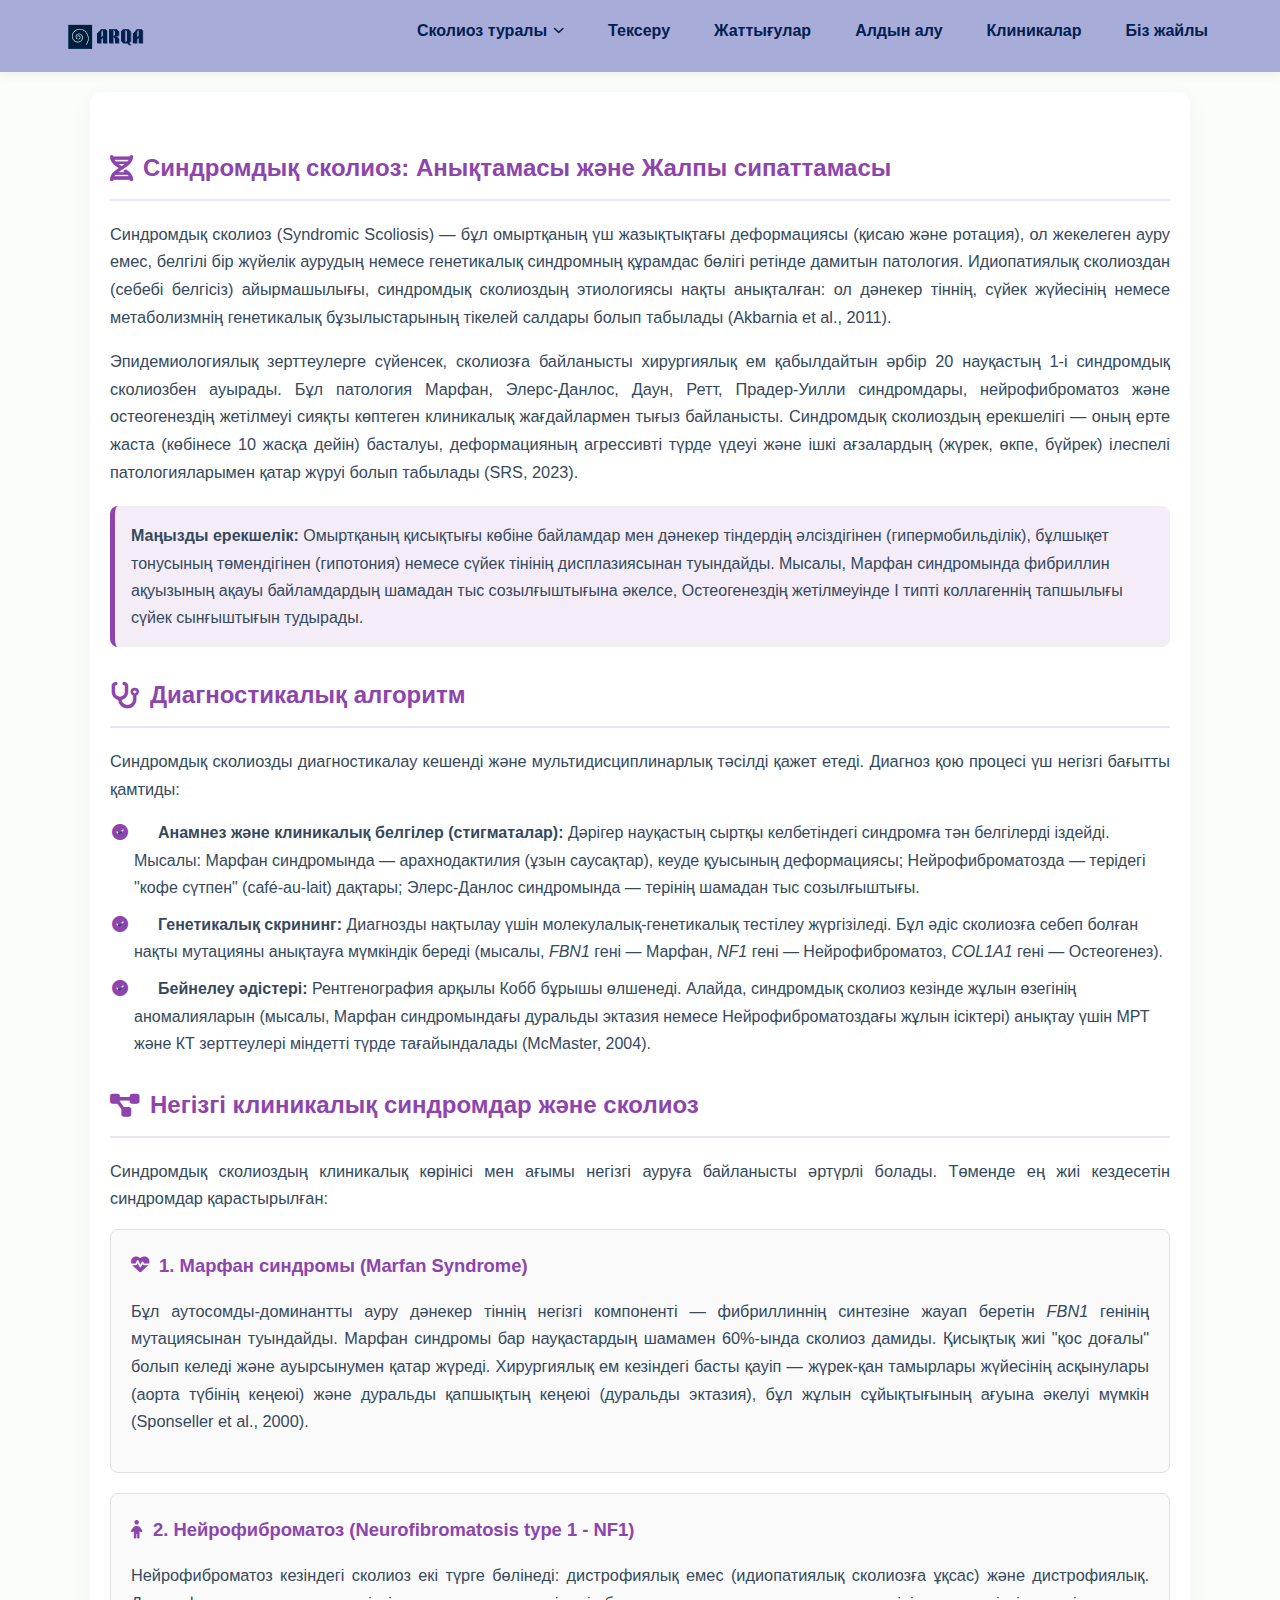
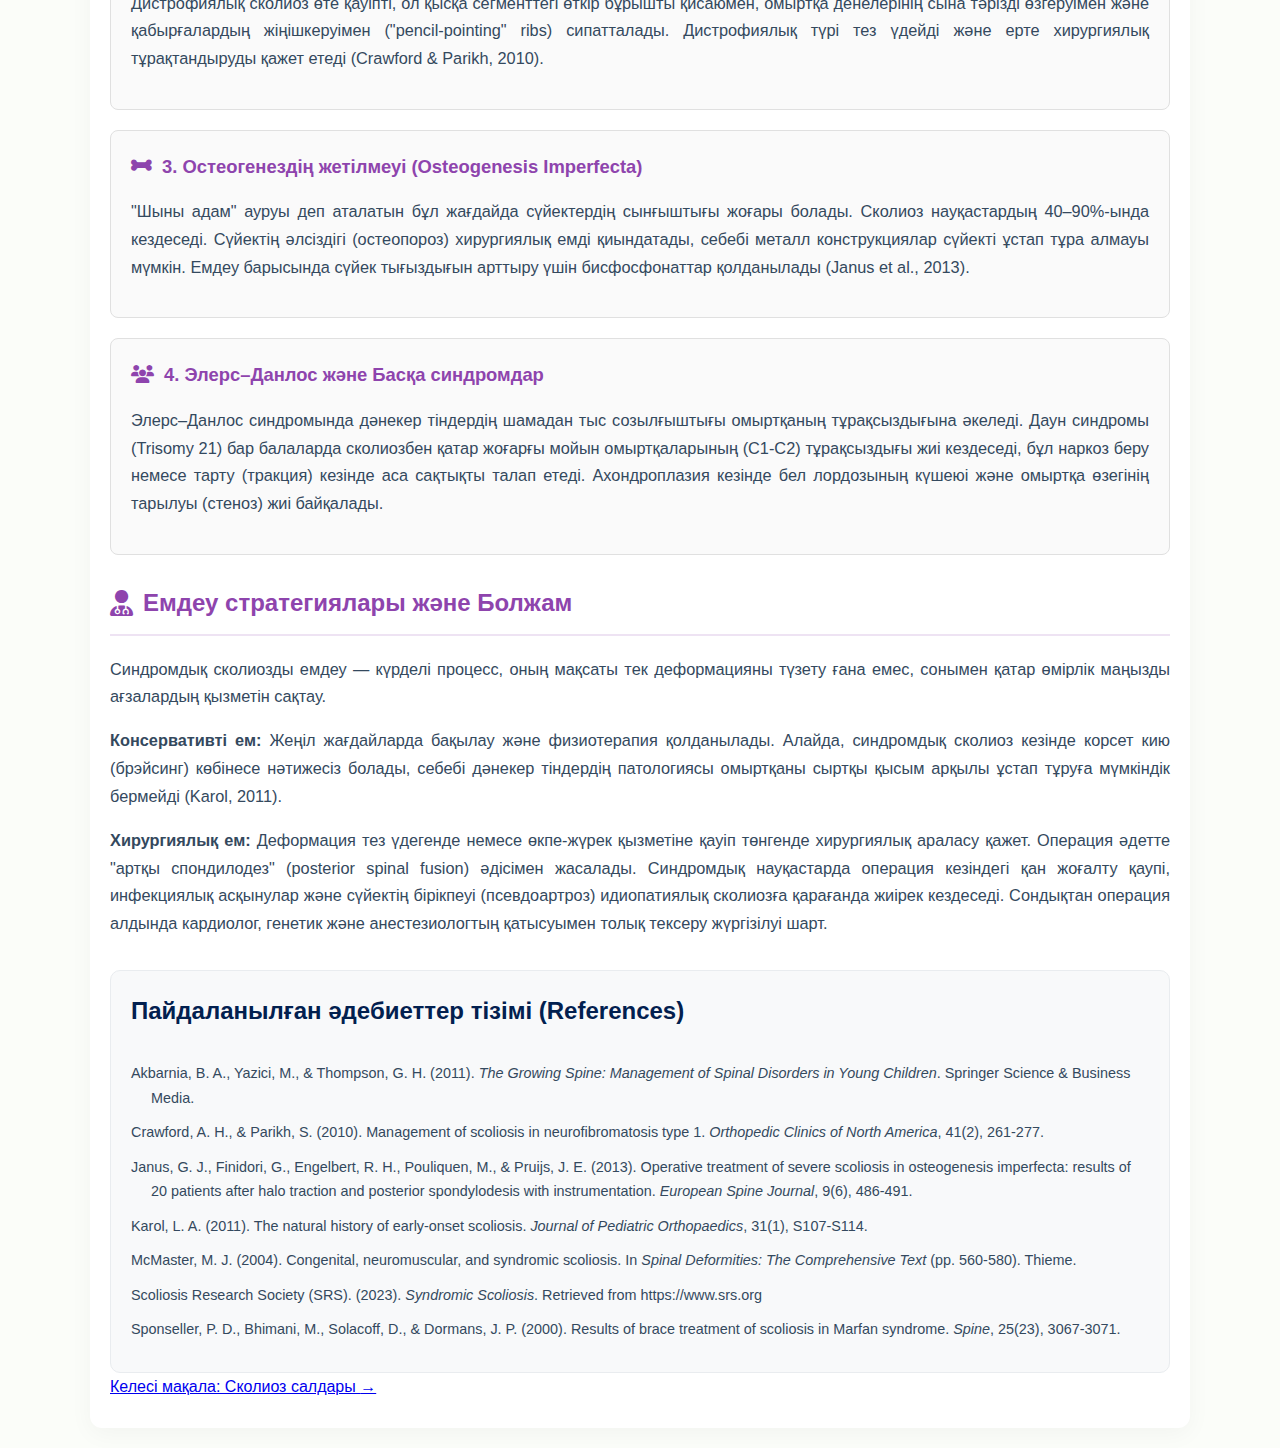
<file: syndromic.html>
<!DOCTYPE html>
<html lang="kk">
<head>
    <meta charset="UTF-8">
    <meta name="viewport" content="width=device-width, initial-scale=1.0">
    <title>Синдромдық сколиоз: Толық ғылыми шолу</title>
    <link rel="stylesheet" href="https://cdnjs.cloudflare.com/ajax/libs/font-awesome/6.5.1/css/all.min.css"/>
    <style>
        :root{
            --brand:#02204f; /* blue - matches pp25 home navbar */
            --muted:#34495e;
            --accent:#8e44ad; /* Purple accent for Syndromic to distinguish from others */
            --soft:#f4ecf7;   /* Soft purple background for boxes */
            --header-bg:#a7acd9; /* blue header - matches pp25 home */
            --card-bg:#ffffff;
            --radius:12px;
        }

        *{box-sizing:border-box}
        body{font-family: 'Segoe UI', Tahoma, Geneva, Verdana, sans-serif;margin:0;background:#fbfdf9;color:#2c3e50;line-height:1.7}

        /* Header / navbar */
        header{background:var(--header-bg);box-shadow:0 2px 12px rgba(0,0,0,0.06);position:relative;z-index:1000}
        .site-nav{max-width:1200px;margin:0 auto;display:flex;align-items:center;justify-content:space-between;padding:12px 20px;height:72px}
        .brand{display:flex;align-items:center;gap:12px}
        .nav-logo-img{height:52px;width:auto;display:block}
    .nav-panel{display:flex;gap:20px;align-items:center;margin:0;padding:0;list-style:none}
    .nav-panel > li > a { display:flex; align-items:center; gap:6px; padding:8px 12px; color:var(--brand); font-weight:700; transition: color 0.3s; text-decoration:none }
    .nav-panel > li > a:hover { color:#ffffff }

        /* Dropdowns */
    .has-sub { position: relative }
    .submenu { position: absolute; left: 0; top: 100%; width: 240px; background: #ffffff; border-radius:8px; padding:10px 0; box-shadow:0 10px 30px rgba(0,0,0,0.15); opacity:0; visibility:hidden; transform:translateY(10px); transition: all 0.3s ease; z-index:120 }
    .has-sub:hover .submenu, .has-sub:focus-within .submenu { opacity:1; visibility:visible; transform:translateY(0) }
    .submenu li { list-style: none }
    .submenu a { display:block; padding:10px 20px; color:var(--brand); font-weight:500; font-size:0.95rem; text-decoration:none }
    .submenu a:hover { background-color:#f0f4f8; color:var(--accent) }
        .has-sub-right > .submenu-right{left:100%;top:0}
        .submenu-right{position:absolute;display:none;left:100%;top:0;min-width:200px;background:var(--card-bg);border-radius:8px;padding:8px;box-shadow:0 10px 30px rgba(0,0,0,0.12)}
        .submenu li:focus-within > .submenu-right,.submenu li:hover > .submenu-right{display:block}

        /* Page content styles */
        .container{max-width:1100px;margin:20px auto;padding:28px 20px;background:var(--card-bg);box-shadow:0 6px 24px rgba(12,20,12,0.04);border-radius:12px}
        h1{color:var(--brand);font-size:2.2rem;margin:6px 0 14px}
        .subtitle{color:var(--muted);margin-bottom:6px}
        h2{color:var(--accent);border-bottom:2px solid rgba(142, 68, 173, 0.15);padding-bottom:10px;margin-top:28px;display:flex;align-items:center;gap:10px}
        h2 i{color:var(--accent);font-size:1.1em}
        h3{color:#2c3e36;margin-top:20px;font-weight:600;font-size:1.3em;}
        p{margin-bottom:16px;color:var(--muted);text-align:justify;font-size:1.02em}

        ul{margin-bottom:18px;padding-left:24px}
        ul li{margin-bottom:10px;color:var(--muted)}
    ul li::before{content:"\f058";font-family:"Font Awesome 6 Free";font-weight:900;margin-right:8px;color:var(--accent);position:relative;left:-22px}
    /* Remove list pseudo-icons inside the top navigation */
    .nav-panel li::before{content:none}

        .info-box{background:var(--soft);border-radius:8px;padding:16px;margin:20px 0;border-left:5px solid var(--accent);color:var(--muted)}
        
        /* Specific styling for syndromes list to look distinct */
        .syndrome-card {
            border: 1px solid #e0e0e0;
            border-radius: 8px;
            padding: 20px;
            margin-bottom: 20px;
            background-color: #fafafa;
            transition: transform 0.2s;
        }
        .syndrome-card:hover {
            transform: translateY(-2px);
            box-shadow: 0 4px 10px rgba(0,0,0,0.05);
        }
        .syndrome-title {
            color: var(--accent);
            font-weight: bold;
            font-size: 1.15em;
            margin-bottom: 10px;
            display: flex;
            align-items: center;
            gap: 10px;
        }

        .references{background:#f8f9fa;border:1px solid #e9ecef;padding:20px;border-radius:10px;margin-top:32px}
        .references h2{margin-top:0;border-bottom:none;color:var(--brand)}
        .ref-item{margin-bottom:10px;padding-left:20px;text-indent:-20px;color:var(--muted); font-size: 0.9em;}

        .nav-container{text-align:center;margin-top:34px}
        .btn{display:inline-block;background:var(--accent);color:#fff;padding:12px 30px;border-radius:25px;text-decoration:none;font-weight:700;transition:all 0.25s}
        .btn:hover{transform:translateY(-3px);box-shadow:0 8px 22px rgba(142, 68, 173, 0.2)}

        /* Responsive tweaks */
        @media (max-width:900px){.site-nav{padding:10px}.nav-panel{gap:8px}}
        @media (max-width:640px){.container{padding:16px}.nav-panel{overflow-x:auto}h1{font-size:1.6em}}
    </style>
</head>
<body>

   <header>
    <nav class="site-nav" role="navigation" aria-label="Басты навигация">
        <div class="brand">
          <a href="index.html" class="logo-link">
                <img src="arqa.png" alt="ARQA Logo" class="nav-logo-img" />
            </a>
        </div>

        <ul class="nav-panel">
            <li class="has-sub">
                <a href="info.html">Сколиоз туралы <i class="fa-solid fa-chevron-down" style="font-size: 0.7em;"></i></a>
                <ul class="submenu">
                    <li><a href="info.html">Сколиоз дегеніміз не?</a></li>
                  <li class="has-sub-right">
                        <a href="idiopathic.html" style="display:flex; justify-content:space-between;">
                            Сколиоз түрлері <i class="fa-solid fa-chevron-right" style="font-size: 0.7em;"></i>
                        </a>
                      <ul class="submenu-right">
                            <li><a href="idiopathic.html">Идиопатиялық</a></li>
                            <li><a href="congenital.html">Туа бітім</a></li>
                            <li><a href="degenerative.html">Дегенеративті</a></li>
                            <li><a href="lumbar.html">Бел омыртқалы</a></li>
                            <li><a href="neuromuscular.html">Нейробұлшықет</a></li>
                            <li><a href="syndromic.html">Синдромдық</a></li>
                        </ul>
                    </li>
                    
                    <li><a href="consequences.html">Салдары</a></li>
                    <li><a href="treatment.html">Емдеу жолдары</a></li>
                </ul>
            </li>

            <li><a href="test.html">Тексеру</a></li>
            <li><a href="exercises.html">Жаттығулар</a></li>
            <li><a href="prevention.html">Алдын алу</a></li>
            <li><a href="Helplines.html">Клиникалар</a></li>
            <li><a href="About.html">Біз жайлы</a></li>
        </ul>
    </nav>
</header>

    <div class="container">

        <h2><i class="fas fa-dna"></i>Синдромдық сколиоз: Анықтамасы және Жалпы сипаттамасы</h2>
        <p>Синдромдық сколиоз (Syndromic Scoliosis) — бұл омыртқаның үш жазықтықтағы деформациясы (қисаю және ротация), ол жекелеген ауру емес, белгілі бір жүйелік аурудың немесе генетикалық синдромның құрамдас бөлігі ретінде дамитын патология. Идиопатиялық сколиоздан (себебі белгісіз) айырмашылығы, синдромдық сколиоздың этиологиясы нақты анықталған: ол дәнекер тіннің, сүйек жүйесінің немесе метаболизмнің генетикалық бұзылыстарының тікелей салдары болып табылады (Akbarnia et al., 2011).</p>
        
        <p>Эпидемиологиялық зерттеулерге сүйенсек, сколиозға байланысты хирургиялық ем қабылдайтын әрбір 20 науқастың 1-і синдромдық сколиозбен ауырады. Бұл патология Марфан, Элерс-Данлос, Даун, Ретт, Прадер-Уилли синдромдары, нейрофиброматоз және остеогенездің жетілмеуі сияқты көптеген клиникалық жағдайлармен тығыз байланысты. Синдромдық сколиоздың ерекшелігі — оның ерте жаста (көбінесе 10 жасқа дейін) басталуы, деформацияның агрессивті түрде үдеуі және ішкі ағзалардың (жүрек, өкпе, бүйрек) ілеспелі патологияларымен қатар жүруі болып табылады (SRS, 2023).</p>

        <div class="info-box">
            <strong>Маңызды ерекшелік:</strong> Омыртқаның қисықтығы көбіне байламдар мен дәнекер тіндердің әлсіздігінен (гипермобильділік), бұлшықет тонусының төмендігінен (гипотония) немесе сүйек тінінің дисплазиясынан туындайды. Мысалы, Марфан синдромында фибриллин ақуызының ақауы байламдардың шамадан тыс созылғыштығына әкелсе, Остеогенездің жетілмеуінде I типті коллагеннің тапшылығы сүйек сынғыштығын тудырады.
        </div>

        <h2><i class="fas fa-stethoscope"></i> Диагностикалық алгоритм</h2>
        <p>Синдромдық сколиозды диагностикалау кешенді және мультидисциплинарлық тәсілді қажет етеді. Диагноз қою процесі үш негізгі бағытты қамтиды:</p>
        <ul>
            <li><strong>Анамнез және клиникалық белгілер (стигматалар):</strong> Дәрігер науқастың сыртқы келбетіндегі синдромға тән белгілерді іздейді. Мысалы: Марфан синдромында — арахнодактилия (ұзын саусақтар), кеуде қуысының деформациясы; Нейрофиброматозда — терідегі "кофе сүтпен" (café-au-lait) дақтары; Элерс-Данлос синдромында — терінің шамадан тыс созылғыштығы.</li>
            <li><strong>Генетикалық скрининг:</strong> Диагнозды нақтылау үшін молекулалық-генетикалық тестілеу жүргізіледі. Бұл әдіс сколиозға себеп болған нақты мутацияны анықтауға мүмкіндік береді (мысалы, <em>FBN1</em> гені — Марфан, <em>NF1</em> гені — Нейрофиброматоз, <em>COL1A1</em> гені — Остеогенез).</li>
            <li><strong>Бейнелеу әдістері:</strong> Рентгенография арқылы Кобб бұрышы өлшенеді. Алайда, синдромдық сколиоз кезінде жұлын өзегінің аномалияларын (мысалы, Марфан синдромындағы дуральды эктазия немесе Нейрофиброматоздағы жұлын ісіктері) анықтау үшін МРТ және КТ зерттеулері міндетті түрде тағайындалады (McMaster, 2004).</li>
        </ul>

        <h2><i class="fas fa-project-diagram"></i> Негізгі клиникалық синдромдар және сколиоз</h2>
        <p>Синдромдық сколиоздың клиникалық көрінісі мен ағымы негізгі ауруға байланысты әртүрлі болады. Төменде ең жиі кездесетін синдромдар қарастырылған:</p>

        <div class="syndrome-card">
            <div class="syndrome-title"><i class="fas fa-heartbeat"></i> 1. Марфан синдромы (Marfan Syndrome)</div>
            <p>Бұл аутосомды-доминантты ауру дәнекер тіннің негізгі компоненті — фибриллиннің синтезіне жауап беретін <em>FBN1</em> генінің мутациясынан туындайды. Марфан синдромы бар науқастардың шамамен 60%-ында сколиоз дамиды. Қисықтық жиі "қос доғалы" болып келеді және ауырсынумен қатар жүреді. Хирургиялық ем кезіндегі басты қауіп — жүрек-қан тамырлары жүйесінің асқынулары (аорта түбінің кеңеюі) және дуральды қапшықтың кеңеюі (дуральды эктазия), бұл жұлын сұйықтығының ағуына әкелуі мүмкін (Sponseller et al., 2000).</p>
        </div>

        <div class="syndrome-card">
            <div class="syndrome-title"><i class="fas fa-child"></i> 2. Нейрофиброматоз (Neurofibromatosis type 1 - NF1)</div>
            <p>Нейрофиброматоз кезіндегі сколиоз екі түрге бөлінеді: дистрофиялық емес (идиопатиялық сколиозға ұқсас) және дистрофиялық. Дистрофиялық сколиоз өте қауіпті, ол қысқа сегменттегі өткір бұрышты қисаюмен, омыртқа денелерінің сына тәрізді өзгеруімен және қабырғалардың жіңішкеруімен ("pencil-pointing" ribs) сипатталады. Дистрофиялық түрі тез үдейді және ерте хирургиялық тұрақтандыруды қажет етеді (Crawford & Parikh, 2010).</p>
        </div>

        <div class="syndrome-card">
            <div class="syndrome-title"><i class="fas fa-bone"></i> 3. Остеогенездің жетілмеуі (Osteogenesis Imperfecta)</div>
            <p>"Шыны адам" ауруы деп аталатын бұл жағдайда сүйектердің сынғыштығы жоғары болады. Сколиоз науқастардың 40–90%-ында кездеседі. Сүйектің әлсіздігі (остеопороз) хирургиялық емді қиындатады, себебі металл конструкциялар сүйекті ұстап тұра алмауы мүмкін. Емдеу барысында сүйек тығыздығын арттыру үшін бисфосфонаттар қолданылады (Janus et al., 2013).</p>
        </div>

        <div class="syndrome-card">
            <div class="syndrome-title"><i class="fas fa-users"></i> 4. Элерс–Данлос және Басқа синдромдар</div>
            <p>Элерс–Данлос синдромында дәнекер тіндердің шамадан тыс созылғыштығы омыртқаның тұрақсыздығына әкеледі. Даун синдромы (Trisomy 21) бар балаларда сколиозбен қатар жоғарғы мойын омыртқаларының (C1-C2) тұрақсыздығы жиі кездеседі, бұл наркоз беру немесе тарту (тракция) кезінде аса сақтықты талап етеді. Ахондроплазия кезінде бел лордозының күшеюі және омыртқа өзегінің тарылуы (стеноз) жиі байқалады.</p>
        </div>

        <h2><i class="fas fa-user-md"></i> Емдеу стратегиялары және Болжам</h2>
        <p>Синдромдық сколиозды емдеу — күрделі процесс, оның мақсаты тек деформацияны түзету ғана емес, сонымен қатар өмірлік маңызды ағзалардың қызметін сақтау.</p>
        
        <p><strong>Консервативті ем:</strong> Жеңіл жағдайларда бақылау және физиотерапия қолданылады. Алайда, синдромдық сколиоз кезінде корсет кию (брэйсинг) көбінесе нәтижесіз болады, себебі дәнекер тіндердің патологиясы омыртқаны сыртқы қысым арқылы ұстап тұруға мүмкіндік бермейді (Karol, 2011).</p>
        
        <p><strong>Хирургиялық ем:</strong> Деформация тез үдегенде немесе өкпе-жүрек қызметіне қауіп төнгенде хирургиялық араласу қажет. Операция әдетте "артқы спондилодез" (posterior spinal fusion) әдісімен жасалады. Синдромдық науқастарда операция кезіндегі қан жоғалту қаупі, инфекциялық асқынулар және сүйектің бірікпеуі (псевдоартроз) идиопатиялық сколиозға қарағанда жиірек кездеседі. Сондықтан операция алдында кардиолог, генетик және анестезиологтың қатысуымен толық тексеру жүргізілуі шарт.</p>

        <div class="references">
            <h2>Пайдаланылған әдебиеттер тізімі (References)</h2>
            <div class="ref-item">Akbarnia, B. A., Yazici, M., & Thompson, G. H. (2011). <em>The Growing Spine: Management of Spinal Disorders in Young Children</em>. Springer Science & Business Media.</div>
            <div class="ref-item">Crawford, A. H., & Parikh, S. (2010). Management of scoliosis in neurofibromatosis type 1. <em>Orthopedic Clinics of North America</em>, 41(2), 261-277.</div>
            <div class="ref-item">Janus, G. J., Finidori, G., Engelbert, R. H., Pouliquen, M., & Pruijs, J. E. (2013). Operative treatment of severe scoliosis in osteogenesis imperfecta: results of 20 patients after halo traction and posterior spondylodesis with instrumentation. <em>European Spine Journal</em>, 9(6), 486-491.</div>
            <div class="ref-item">Karol, L. A. (2011). The natural history of early-onset scoliosis. <em>Journal of Pediatric Orthopaedics</em>, 31(1), S107-S114.</div>
            <div class="ref-item">McMaster, M. J. (2004). Congenital, neuromuscular, and syndromic scoliosis. In <em>Spinal Deformities: The Comprehensive Text</em> (pp. 560-580). Thieme.</div>
            <div class="ref-item">Scoliosis Research Society (SRS). (2023). <em>Syndromic Scoliosis</em>. Retrieved from https://www.srs.org</div>
            <div class="ref-item">Sponseller, P. D., Bhimani, M., Solacoff, D., & Dormans, J. P. (2000). Results of brace treatment of scoliosis in Marfan syndrome. <em>Spine</em>, 25(23), 3067-3071.</div>
        </div>

  <div class="next-article-container">
            <a href="consequences.html" class="next-button">
                Келесі мақала: Сколиоз салдары <span>&#8594;</span>
            </a>
        </div>
    </div>

</body>
</html>
</file>
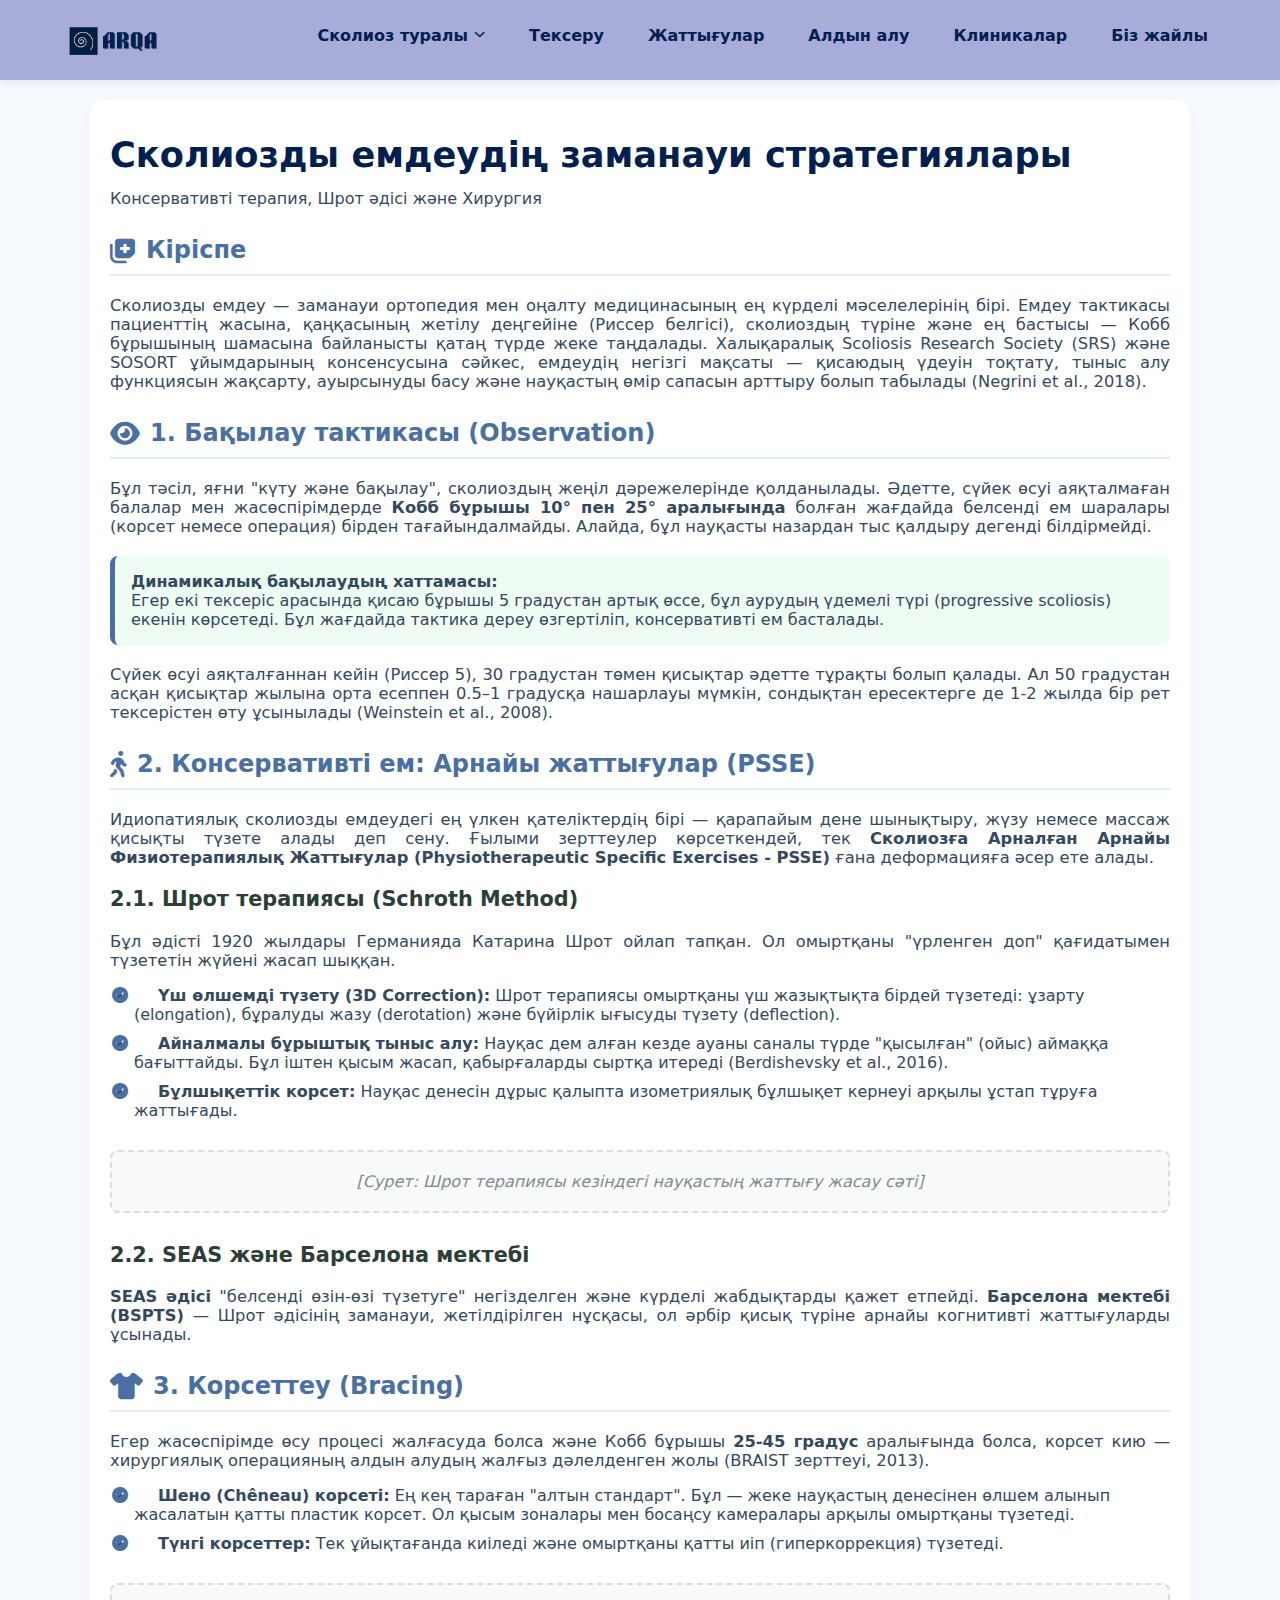
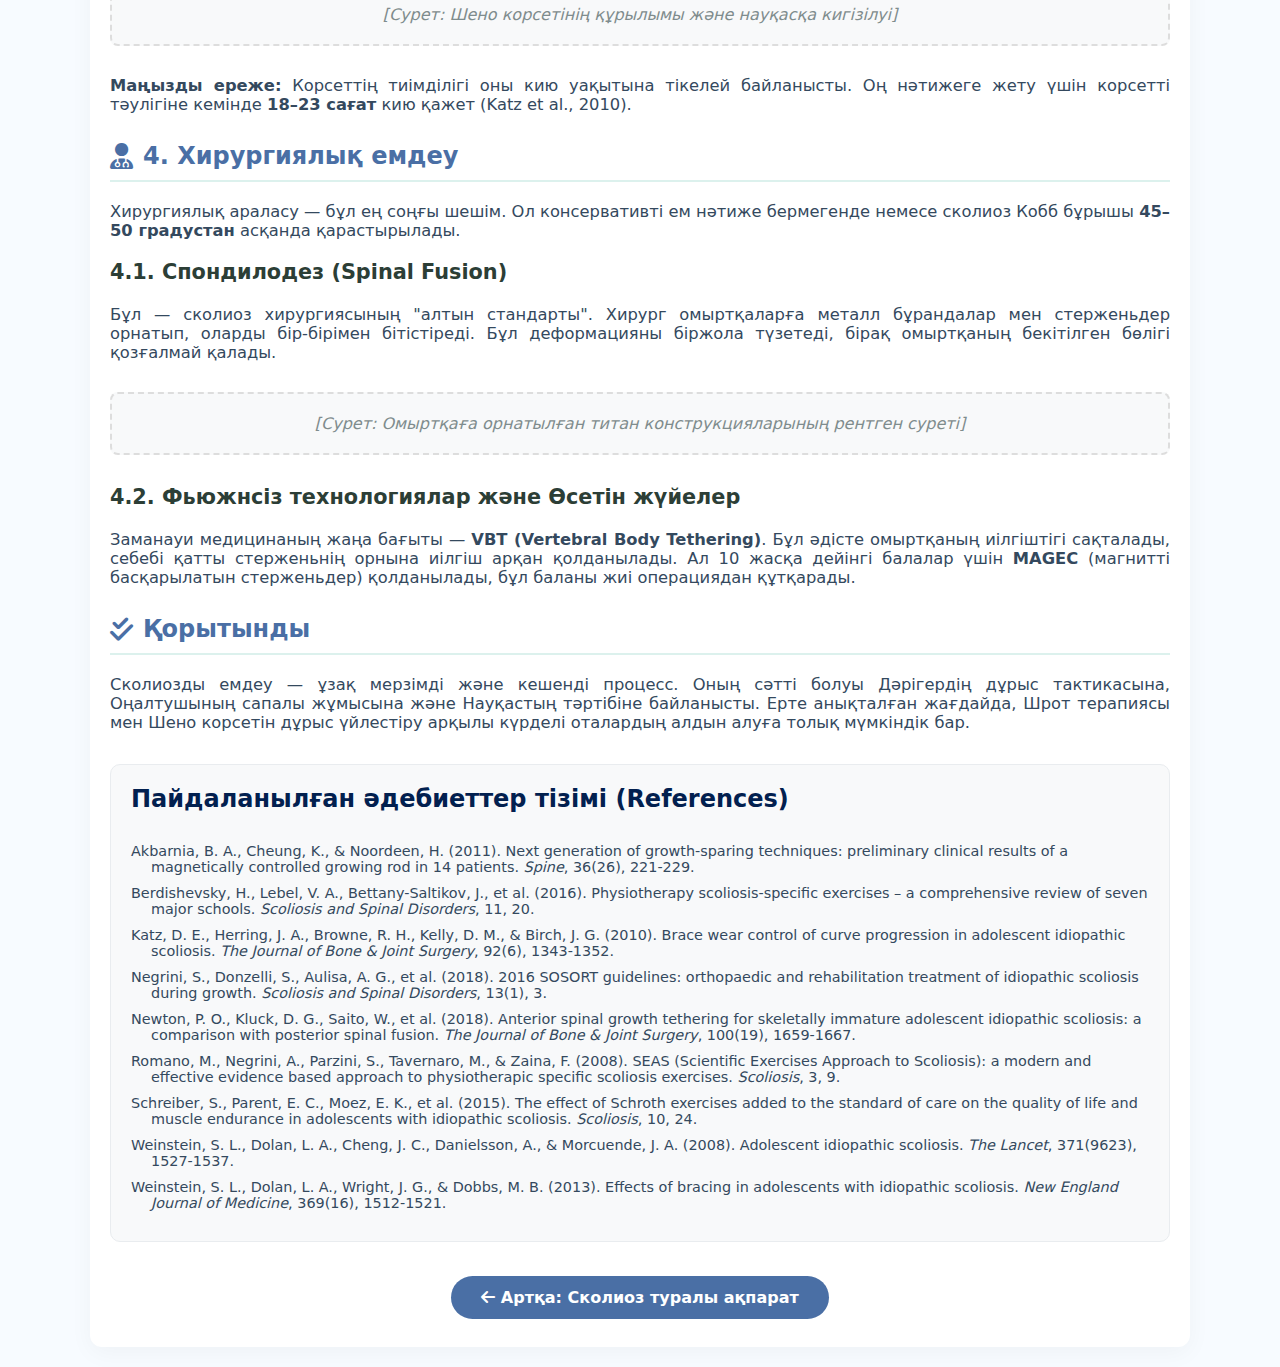
<file: treatment.html>
<!DOCTYPE html>
<html lang="kk">
<head>
    <meta charset="UTF-8">
    <meta name="viewport" content="width=device-width, initial-scale=1.0">
    <title>Сколиозды емдеу жолдары: Шрот, Корсет және Хирургия</title>
    <link rel="stylesheet" href="https://cdnjs.cloudflare.com/ajax/libs/font-awesome/6.5.1/css/all.min.css"/>
    <style>
        :root {
            --brand: #02204f;      
            --muted: #34495e;     
            --accent: #4a6fa5;    
            --soft: #eefcf3;       
            --header-bg: #a7acd9;   
            --card-bg: #ffffff;
            --radius: 12px;
        }

        * { box-sizing: border-box; }
        
        body {
            font-family: system-ui, -apple-system, "Segoe UI", Roboto, Arial, sans-serif;
            margin: 0;
            background-color: #f7fbff;
            color: var(--brand);
        }

        a { color: var(--accent); text-decoration: none; }

        header {
            width: 100%;
            background-color: var(--header-bg); 
            box-shadow: 0 2px 10px rgba(0,0,0,0.1);
            position: relative;
            z-index: 1000; 
        }

        .site-nav {
            max-width: 1200px; 
            margin: 0 auto;
            display: flex;
            align-items: center;
            justify-content: space-between;
            padding: 10px 20px;
            height: 80px;
        }

        .brand {
            display: flex;
            align-items: center;
        }

        .nav-logo-img {
            max-height: 60px;
            width: auto;
            display: block;
        }

        .nav-panel {
            display: flex;
            gap: 20px;
            align-items: center;
            margin: 0;
            padding: 0;
            list-style: none;
        }

        .nav-panel > li > a {
            display: flex;
            align-items: center;
            gap: 6px;
            padding: 8px 12px;
            color: var(--brand);
            font-weight: 700;
            transition: color 0.3s;
        }

        .nav-panel > li > a:hover {
            color: #ffffff;
        }

        .has-sub { position: relative; }

        .submenu {
            position: absolute;
            left: 0;
            top: 100%;
            width: 240px;
            background: #ffffff;
            border-radius: 8px;
            padding: 10px 0;
            box-shadow: 0 10px 30px rgba(0,0,0,0.15);
            opacity: 0;
            visibility: hidden;
            transform: translateY(10px);
            transition: all 0.3s ease;
        }

        .has-sub:hover .submenu {
            opacity: 1;
            visibility: visible;
            transform: translateY(0);
        }

        .submenu li { list-style: none; }

        .submenu a {
            display: block;
            padding: 10px 20px;
            color: var(--brand);
            font-weight: 500;
            font-size: 0.95rem;
        }

        .submenu a:hover {
            background-color: #f0f4f8;
            color: var(--accent);
        }

        .has-sub-right { position: relative; }

        .submenu-right {
            position: absolute;
            left: 100%;
            top: 0;
            width: 200px;
            background: #ffffff;
            border-radius: 8px;
            padding: 10px 0;
            box-shadow: 0 10px 30px rgba(0,0,0,0.15);
            opacity: 0;
            visibility: hidden;
            transition: all 0.3s ease;
        }

        .has-sub-right:hover .submenu-right {
            opacity: 1;
            visibility: visible;
        }

        /* Page content styles */
        .container{max-width:1100px;margin:20px auto;padding:28px 20px;background:var(--card-bg);box-shadow:0 6px 24px rgba(12,20,12,0.04);border-radius:12px}
        h1{color:var(--brand);font-size:2.2rem;margin:6px 0 14px}
        .subtitle{color:var(--muted);margin-bottom:6px}
        h2{color:var(--accent);border-bottom:2px solid rgba(22, 160, 133, 0.15);padding-bottom:10px;margin-top:28px;display:flex;align-items:center;gap:10px}
        h2 i{color:var(--accent);font-size:1.1em}
        h3{color:#2c3e36;margin-top:20px;font-weight:600;font-size:1.3em;}
        p{margin-bottom:16px;color:var(--muted);text-align:justify;font-size:1.02em}

        ul{margin-bottom:18px;padding-left:24px}
        ul li{margin-bottom:10px;color:var(--muted)}
    ul li::before{content:"\f058";font-family:"Font Awesome 6 Free";font-weight:900;margin-right:8px;color:var(--accent);position:relative;left:-22px}
    /* Remove list pseudo-icons inside the top navigation */
    .nav-panel li::before{content:none}

        .info-box{background:var(--soft);border-radius:8px;padding:16px;margin:20px 0;border-left:5px solid var(--accent);color:var(--muted)}

        .image-placeholder {
            text-align: center;
            margin: 30px 0;
            padding: 20px;
            background-color: #f8f9fa;
            border: 2px dashed #ddd;
            border-radius: 8px;
            color: #7f8c8d;
            font-style: italic;
        }

        .references{background:#f8f9fa;border:1px solid #e9ecef;padding:20px;border-radius:10px;margin-top:32px}
        .references h2{margin-top:0;border-bottom:none;color:var(--brand)}
        .ref-item{margin-bottom:10px;padding-left:20px;text-indent:-20px;color:var(--muted); font-size: 0.9em;}

        .nav-container{text-align:center;margin-top:34px}
        .btn{display:inline-block;background:var(--accent);color:#fff;padding:12px 30px;border-radius:25px;text-decoration:none;font-weight:700;transition:all 0.25s}
        .btn:hover{transform:translateY(-3px);box-shadow:0 8px 22px rgba(22, 160, 133, 0.2)}

        /* Responsive tweaks */
        @media (max-width:900px){.site-nav{padding:10px}.nav-panel{gap:8px}}
        @media (max-width:640px){.container{padding:16px}.nav-panel{overflow-x:auto}h1{font-size:1.6em}}
    </style>
</head>
<body>

  <header>
    <nav class="site-nav" role="navigation" aria-label="Басты навигация">
        <div class="brand">
           <a href="index.html" class="logo-link">
                <img src="arqa.png" alt="ARQA Logo" class="nav-logo-img" />
            </a>
        </div>

        <ul class="nav-panel">
            <li class="has-sub">
                <a href="info.html">Сколиоз туралы <i class="fa-solid fa-chevron-down" style="font-size: 0.7em;"></i></a>
                <ul class="submenu">
                    <li><a href="info.html">Сколиоз дегеніміз не?</a></li>
                  <li class="has-sub-right">
                        <a href="idiopathic.html" style="display:flex; justify-content:space-between;">
                            Сколиоз түрлері <i class="fa-solid fa-chevron-right" style="font-size: 0.7em;"></i>
                        </a>
                      <ul class="submenu-right">
                            <li><a href="idiopathic.html">Идиопатиялық</a></li>
                            <li><a href="congenital.html">Туа бітім</a></li>
                            <li><a href="degenerative.html">Дегенеративті</a></li>
                            <li><a href="lumbar.html">Бел омыртқалы</a></li>
                            <li><a href="neuromuscular.html">Нейробұлшықет</a></li>
                            <li><a href="syndromic.html">Синдромдық</a></li>
                        </ul>
                    </li>
                    
                    <li><a href="consequences.html">Салдары</a></li>
                    <li><a href="treatment.html">Емдеу жолдары</a></li>
                </ul>
            </li>

            <li><a href="test.html">Тексеру</a></li>
            <li><a href="exercises.html">Жаттығулар</a></li>
            <li><a href="prevention.html">Алдын алу</a></li>
            <li><a href="Helplines.html">Клиникалар</a></li>
            <li><a href="About.html">Біз жайлы</a></li>
        </ul>
    </nav>
</header>

    <div class="container">

        <h1>Сколиозды емдеудің заманауи стратегиялары</h1>
        <div class="subtitle">Консервативті терапия, Шрот әдісі және Хирургия</div>

        <h2><i class="fas fa-notes-medical"></i> Кіріспе</h2>
        <p>Сколиозды емдеу — заманауи ортопедия мен оңалту медицинасының ең күрделі мәселелерінің бірі. Емдеу тактикасы пациенттің жасына, қаңқасының жетілу деңгейіне (Риссер белгісі), сколиоздың түріне және ең бастысы — Кобб бұрышының шамасына байланысты қатаң түрде жеке таңдалады. Халықаралық Scoliosis Research Society (SRS) және SOSORT ұйымдарының консенсусына сәйкес, емдеудің негізгі мақсаты — қисаюдың үдеуін тоқтату, тыныс алу функциясын жақсарту, ауырсынуды басу және науқастың өмір сапасын арттыру болып табылады (Negrini et al., 2018).</p>

        <h2><i class="fas fa-eye"></i> 1. Бақылау тактикасы (Observation)</h2>
        <p>Бұл тәсіл, яғни "күту және бақылау", сколиоздың жеңіл дәрежелерінде қолданылады. Әдетте, сүйек өсуі аяқталмаған балалар мен жасөспірімдерде <strong>Кобб бұрышы 10° пен 25° аралығында</strong> болған жағдайда белсенді ем шаралары (корсет немесе операция) бірден тағайындалмайды. Алайда, бұл науқасты назардан тыс қалдыру дегенді білдірмейді.</p>
        
        <div class="info-box">
            <strong>Динамикалық бақылаудың хаттамасы:</strong><br>
            Егер екі тексеріс арасында қисаю бұрышы 5 градустан артық өссе, бұл аурудың үдемелі түрі (progressive scoliosis) екенін көрсетеді. Бұл жағдайда тактика дереу өзгертіліп, консервативті ем басталады.
        </div>

        <p>Сүйек өсуі аяқталғаннан кейін (Риссер 5), 30 градустан төмен қисықтар әдетте тұрақты болып қалады. Ал 50 градустан асқан қисықтар жылына орта есеппен 0.5–1 градусқа нашарлауы мүмкін, сондықтан ересектерге де 1-2 жылда бір рет тексерістен өту ұсынылады (Weinstein et al., 2008).</p>

        <h2><i class="fas fa-walking"></i> 2. Консервативті ем: Арнайы жаттығулар (PSSE)</h2>
        <p>Идиопатиялық сколиозды емдеудегі ең үлкен қателіктердің бірі — қарапайым дене шынықтыру, жүзу немесе массаж қисықты түзете алады деп сену. Ғылыми зерттеулер көрсеткендей, тек <strong>Сколиозға Арналған Арнайы Физиотерапиялық Жаттығулар (Physiotherapeutic Specific Exercises - PSSE)</strong> ғана деформацияға әсер ете алады.</p>

        <h3>2.1. Шрот терапиясы (Schroth Method)</h3>
        <p>Бұл әдісті 1920 жылдары Германияда Катарина Шрот ойлап тапқан. Ол омыртқаны "үрленген доп" қағидатымен түзететін жүйені жасап шыққан.</p>
        <ul>
            <li><strong>Үш өлшемді түзету (3D Correction):</strong> Шрот терапиясы омыртқаны үш жазықтықта бірдей түзетеді: ұзарту (elongation), бұралуды жазу (derotation) және бүйірлік ығысуды түзету (deflection).</li>
            <li><strong>Айналмалы бұрыштық тыныс алу:</strong> Науқас дем алған кезде ауаны саналы түрде "қысылған" (ойыс) аймаққа бағыттайды. Бұл іштен қысым жасап, қабырғаларды сыртқа итереді (Berdishevsky et al., 2016).</li>
            <li><strong>Бұлшықеттік корсет:</strong> Науқас денесін дұрыс қалыпта изометриялық бұлшықет кернеуі арқылы ұстап тұруға жаттығады.</li>
        </ul>

        <div class="image-placeholder">
            [Сурет: Шрот терапиясы кезіндегі науқастың жаттығу жасау сәті]
        </div>

        <h3>2.2. SEAS және Барселона мектебі</h3>
        <p><strong>SEAS әдісі</strong> "белсенді өзін-өзі түзетуге" негізделген және күрделі жабдықтарды қажет етпейді. <strong>Барселона мектебі (BSPTS)</strong> — Шрот әдісінің заманауи, жетілдірілген нұсқасы, ол әрбір қисық түріне арнайы когнитивті жаттығуларды ұсынады.</p>

        <h2><i class="fas fa-tshirt"></i> 3. Корсеттеу (Bracing)</h2>
        <p>Егер жасөспірімде өсу процесі жалғасуда болса және Кобб бұрышы <strong>25-45 градус</strong> аралығында болса, корсет кию — хирургиялық операцияның алдын алудың жалғыз дәлелденген жолы (BRAIST зерттеуі, 2013).</p>

        <ul>
            <li><strong>Шено (Chêneau) корсеті:</strong> Ең кең тараған "алтын стандарт". Бұл — жеке науқастың денесінен өлшем алынып жасалатын қатты пластик корсет. Ол қысым зоналары мен босаңсу камералары арқылы омыртқаны түзетеді.</li>
            <li><strong>Түнгі корсеттер:</strong> Тек ұйықтағанда киіледі және омыртқаны қатты иіп (гиперкоррекция) түзетеді.</li>
        </ul>

        <div class="image-placeholder">
            [Сурет: Шено корсетінің құрылымы және науқасқа кигізілуі]
        </div>

        <p><strong>Маңызды ереже:</strong> Корсеттің тиімділігі оны кию уақытына тікелей байланысты. Оң нәтижеге жету үшін корсетті тәулігіне кемінде <strong>18–23 сағат</strong> кию қажет (Katz et al., 2010).</p>

        <h2><i class="fas fa-user-md"></i> 4. Хирургиялық емдеу</h2>
        <p>Хирургиялық араласу — бұл ең соңғы шешім. Ол консервативті ем нәтиже бермегенде немесе сколиоз Кобб бұрышы <strong>45–50 градустан</strong> асқанда қарастырылады.</p>

        <h3>4.1. Спондилодез (Spinal Fusion)</h3>
        <p>Бұл — сколиоз хирургиясының "алтын стандарты". Хирург омыртқаларға металл бұрандалар мен стерженьдер орнатып, оларды бір-бірімен бітістіреді. Бұл деформацияны біржола түзетеді, бірақ омыртқаның бекітілген бөлігі қозғалмай қалады.</p>

        <div class="image-placeholder">
            [Сурет: Омыртқаға орнатылған титан конструкцияларының рентген суреті]
        </div>

        <h3>4.2. Фьюжнсіз технологиялар және Өсетін жүйелер</h3>
        <p>Заманауи медицинаның жаңа бағыты — <strong>VBT (Vertebral Body Tethering)</strong>. Бұл әдісте омыртқаның иілгіштігі сақталады, себебі қатты стерженьнің орнына иілгіш арқан қолданылады. Ал 10 жасқа дейінгі балалар үшін <strong>MAGEC</strong> (магнитті басқарылатын стерженьдер) қолданылады, бұл баланы жиі операциядан құтқарады.</p>

        <h2><i class="fas fa-check-double"></i> Қорытынды</h2>
        <p>Сколиозды емдеу — ұзақ мерзімді және кешенді процесс. Оның сәтті болуы Дәрігердің дұрыс тактикасына, Оңалтушының сапалы жұмысына және Науқастың тәртібіне байланысты. Ерте анықталған жағдайда, Шрот терапиясы мен Шено корсетін дұрыс үйлестіру арқылы күрделі оталардың алдын алуға толық мүмкіндік бар.</p>

        <div class="references">
            <h2>Пайдаланылған әдебиеттер тізімі (References)</h2>
            <div class="ref-item">Akbarnia, B. A., Cheung, K., & Noordeen, H. (2011). Next generation of growth-sparing techniques: preliminary clinical results of a magnetically controlled growing rod in 14 patients. <em>Spine</em>, 36(26), 221-229.</div>
            <div class="ref-item">Berdishevsky, H., Lebel, V. A., Bettany-Saltikov, J., et al. (2016). Physiotherapy scoliosis-specific exercises – a comprehensive review of seven major schools. <em>Scoliosis and Spinal Disorders</em>, 11, 20.</div>
            <div class="ref-item">Katz, D. E., Herring, J. A., Browne, R. H., Kelly, D. M., & Birch, J. G. (2010). Brace wear control of curve progression in adolescent idiopathic scoliosis. <em>The Journal of Bone & Joint Surgery</em>, 92(6), 1343-1352.</div>
            <div class="ref-item">Negrini, S., Donzelli, S., Aulisa, A. G., et al. (2018). 2016 SOSORT guidelines: orthopaedic and rehabilitation treatment of idiopathic scoliosis during growth. <em>Scoliosis and Spinal Disorders</em>, 13(1), 3.</div>
            <div class="ref-item">Newton, P. O., Kluck, D. G., Saito, W., et al. (2018). Anterior spinal growth tethering for skeletally immature adolescent idiopathic scoliosis: a comparison with posterior spinal fusion. <em>The Journal of Bone & Joint Surgery</em>, 100(19), 1659-1667.</div>
            <div class="ref-item">Romano, M., Negrini, A., Parzini, S., Tavernaro, M., & Zaina, F. (2008). SEAS (Scientific Exercises Approach to Scoliosis): a modern and effective evidence based approach to physiotherapic specific scoliosis exercises. <em>Scoliosis</em>, 3, 9.</div>
            <div class="ref-item">Schreiber, S., Parent, E. C., Moez, E. K., et al. (2015). The effect of Schroth exercises added to the standard of care on the quality of life and muscle endurance in adolescents with idiopathic scoliosis. <em>Scoliosis</em>, 10, 24.</div>
            <div class="ref-item">Weinstein, S. L., Dolan, L. A., Cheng, J. C., Danielsson, A., & Morcuende, J. A. (2008). Adolescent idiopathic scoliosis. <em>The Lancet</em>, 371(9623), 1527-1537.</div>
            <div class="ref-item">Weinstein, S. L., Dolan, L. A., Wright, J. G., & Dobbs, M. B. (2013). Effects of bracing in adolescents with idiopathic scoliosis. <em>New England Journal of Medicine</em>, 369(16), 1512-1521.</div>
        </div>

        <div class="nav-container">
            <a href="info.html" class="btn"><i class="fas fa-arrow-left"></i> Артқа: Сколиоз туралы ақпарат</a>
        </div>

    </div>

</body>
</html>
</file>
